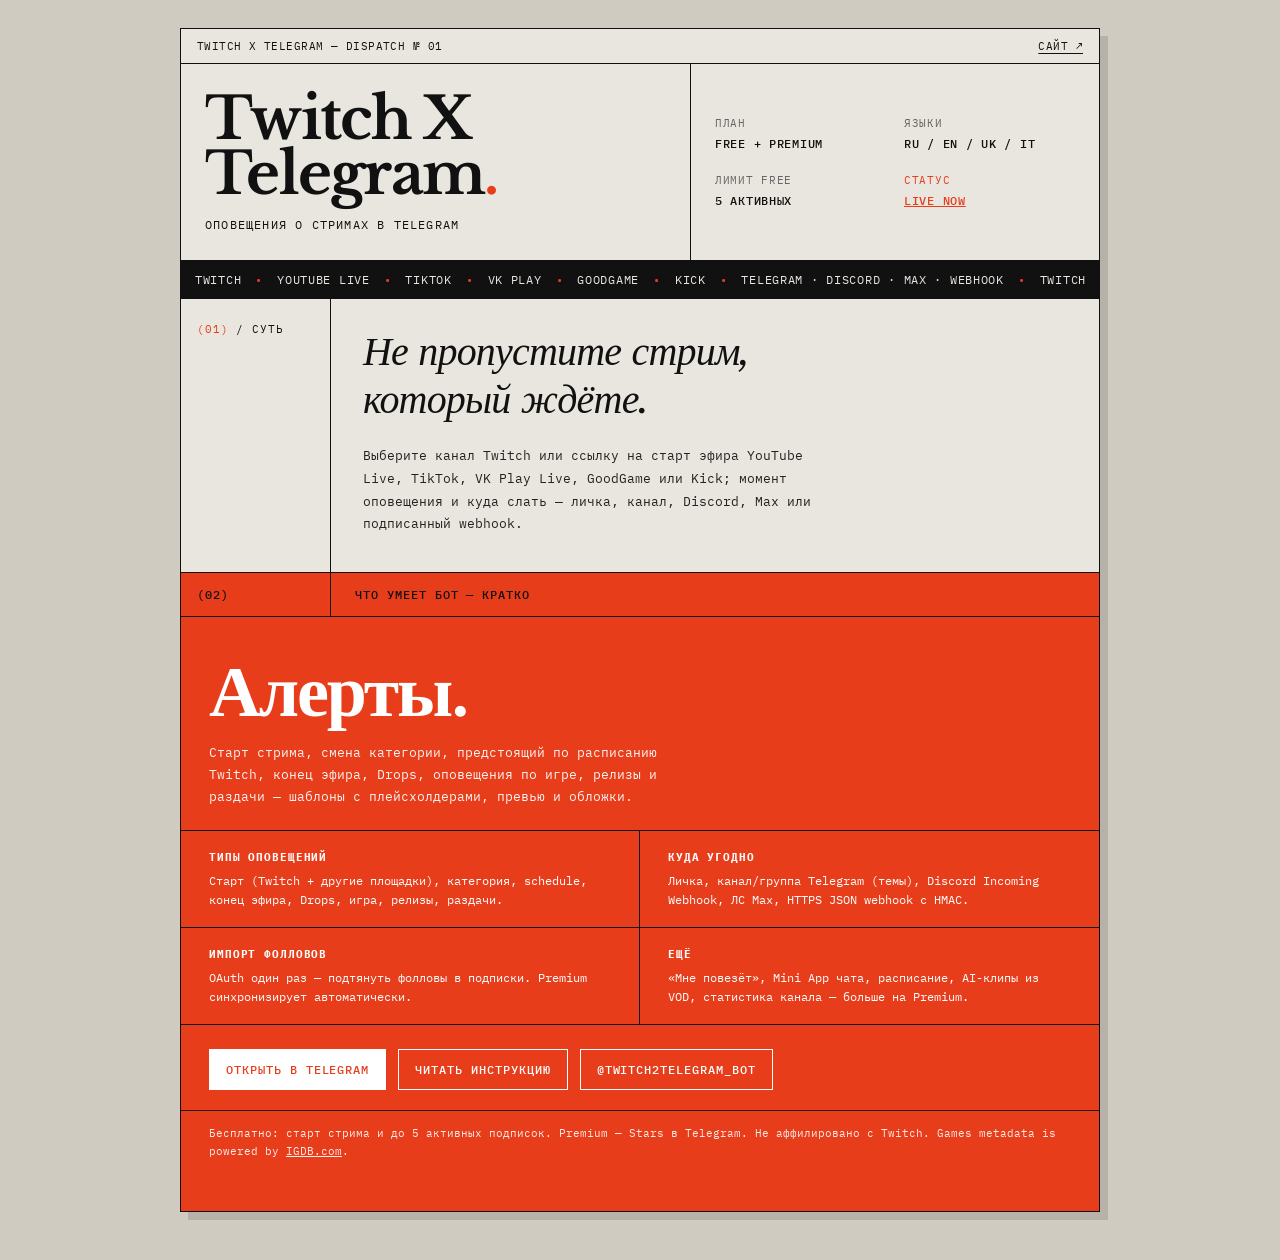
<file: demos/landings/feral.html>
<!DOCTYPE html>
<html lang="ru">
<head>
  <meta charset="UTF-8" />
  <meta name="viewport" content="width=device-width, initial-scale=1" />
  <title>Twitch X Telegram — оповещения о стримах</title>
  <meta name="description" content="Старт стрима на Twitch, YouTube Live, TikTok, VK Play, GoodGame и Kick — в Telegram, Discord, Max или на ваш HTTPS webhook. Бесплатно и Premium за Stars." />
  <link rel="preconnect" href="https://fonts.googleapis.com" />
  <link rel="preconnect" href="https://fonts.gstatic.com" crossorigin />
  <link href="https://fonts.googleapis.com/css2?family=Libre+Baskerville:ital,wght@0,400;0,700;1,400&family=IBM+Plex+Mono:wght@400;500;600&display=swap" rel="stylesheet" />
  <style>
    :root {
      --cream: #e8e6de;
      --ink: #111111;
      --feral: #e83d1b;
      --border: 1.5px solid var(--ink);
      --serif: "Libre Baskerville", "Times New Roman", serif;
      --mono: "IBM Plex Mono", ui-monospace, monospace;
    }

    * { box-sizing: border-box; margin: 0; padding: 0; }

    html, body {
      background: #cfcbc0;
      color: var(--ink);
      font-family: var(--mono);
      -webkit-font-smoothing: antialiased;
    }

    body {
      min-height: 100vh;
      padding: 28px 16px 48px;
      display: flex;
      justify-content: center;
    }

    .shell {
      width: min(920px, 100%);
      background: var(--cream);
      border: var(--border);
      box-shadow: 8px 8px 0 rgba(0, 0, 0, 0.12);
    }

    .topbar {
      display: flex;
      justify-content: space-between;
      align-items: center;
      gap: 16px;
      padding: 10px 16px;
      border-bottom: var(--border);
      font-size: 11px;
      letter-spacing: 0.04em;
      text-transform: uppercase;
    }

    .topbar a {
      color: var(--ink);
      text-underline-offset: 3px;
    }

    .brand-row {
      display: grid;
      grid-template-columns: 1.25fr 1fr;
      border-bottom: var(--border);
    }

    .brand {
      padding: 28px 24px 26px;
      border-right: var(--border);
    }

    .logo {
      font-family: var(--serif);
      font-size: clamp(36px, 6.2vw, 58px);
      font-weight: 700;
      line-height: 0.95;
      letter-spacing: -0.03em;
    }

    .logo .dot { color: var(--feral); }

    .tagline {
      margin-top: 14px;
      font-size: 12px;
      letter-spacing: 0.1em;
      text-transform: uppercase;
      line-height: 1.5;
    }

    .meta {
      display: grid;
      grid-template-columns: 1fr 1fr;
      gap: 22px 18px;
      padding: 28px 24px;
      align-content: center;
      font-size: 12px;
      letter-spacing: 0.06em;
      text-transform: uppercase;
    }

    .meta dt {
      color: #666;
      margin-bottom: 6px;
      font-size: 11px;
    }

    .meta dd { font-weight: 500; }

    .meta .live dt,
    .meta .live dd { color: var(--feral); }

    .ticker {
      overflow: hidden;
      background: var(--ink);
      color: var(--cream);
      border-bottom: var(--border);
      white-space: nowrap;
    }

    .ticker-track {
      display: inline-flex;
      align-items: center;
      padding: 11px 0;
      animation: marquee 32s linear infinite;
      font-size: 12px;
      letter-spacing: 0.06em;
      text-transform: uppercase;
    }

    .ticker-track span { padding: 0 14px; }
    .ticker-track .sep { color: var(--feral); padding: 0; }

    @keyframes marquee {
      from { transform: translateX(0); }
      to { transform: translateX(-50%); }
    }

    .problem {
      display: grid;
      grid-template-columns: 150px 1fr;
      border-bottom: var(--border);
    }

    .problem-label {
      padding: 22px 16px;
      border-right: var(--border);
      font-size: 11px;
      letter-spacing: 0.08em;
      text-transform: uppercase;
      line-height: 1.6;
    }

    .problem-label .num { color: var(--feral); }

    .problem-body { padding: 28px 28px 36px 32px; }

    .problem-body h1 {
      font-family: var(--serif);
      font-style: italic;
      font-weight: 400;
      font-size: clamp(26px, 4vw, 40px);
      line-height: 1.2;
      letter-spacing: -0.02em;
      max-width: 18ch;
      margin-bottom: 22px;
    }

    .problem-body p {
      font-size: 13px;
      line-height: 1.75;
      max-width: 58ch;
      color: #222;
    }

    .fix-bar {
      display: grid;
      grid-template-columns: 150px 1fr;
      background: var(--feral);
      border-bottom: var(--border);
      font-size: 12px;
      letter-spacing: 0.08em;
      text-transform: uppercase;
      font-weight: 500;
    }

    .fix-bar .num {
      padding: 14px 16px;
      border-right: var(--border);
    }

    .fix-bar .label { padding: 14px 24px; }

    .stream {
      background: var(--feral);
      color: #fff;
      padding: 40px 28px 28px;
    }

    .stream h2 {
      font-family: var(--serif);
      font-size: clamp(42px, 8vw, 72px);
      font-weight: 700;
      line-height: 0.95;
      letter-spacing: -0.03em;
      margin-bottom: 16px;
    }

    .stream p {
      font-size: 13px;
      line-height: 1.7;
      max-width: 56ch;
      opacity: 0.95;
      margin-bottom: 22px;
    }

    .features {
      display: grid;
      grid-template-columns: 1fr 1fr;
      gap: 0;
      border-top: var(--border);
      margin: 0 -28px;
    }

    .feat {
      padding: 18px 28px;
      border-bottom: var(--border);
      font-size: 12px;
      line-height: 1.55;
    }

    .feat:nth-child(odd) { border-right: var(--border); }
    .feat strong {
      display: block;
      text-transform: uppercase;
      letter-spacing: 0.08em;
      margin-bottom: 6px;
      font-size: 11px;
    }

    .cta-row {
      display: flex;
      flex-wrap: wrap;
      gap: 12px;
      padding: 24px 0 12px;
    }

    .btn {
      display: inline-flex;
      align-items: center;
      padding: 12px 16px;
      border: 1.5px solid #fff;
      color: #fff;
      text-decoration: none;
      text-transform: uppercase;
      letter-spacing: 0.08em;
      font-size: 12px;
      font-weight: 500;
      background: transparent;
    }

    .btn.solid {
      background: #fff;
      color: var(--feral);
    }

    .btn:hover { opacity: 0.9; }

    .foot {
      padding: 14px 28px 22px;
      font-size: 11px;
      line-height: 1.6;
      opacity: 0.9;
      border-top: var(--border);
      margin: 8px -28px 0;
    }

    .foot a { color: #fff; }

    @media (max-width: 720px) {
      body { padding: 12px 8px 32px; }
      .brand-row, .problem, .fix-bar, .features {
        grid-template-columns: 1fr;
      }
      .brand, .problem-label, .fix-bar .num, .feat:nth-child(odd) {
        border-right: none;
      }
      .brand, .problem-label, .fix-bar .num {
        border-bottom: var(--border);
      }
      .problem-body h1 { max-width: none; }
      .features { margin: 0 -20px; }
      .stream { padding: 32px 20px 20px; }
      .feat { padding: 16px 20px; }
      .foot { margin: 8px -20px 0; padding: 14px 20px 20px; }
    }
  </style>
</head>
<body>
  <main class="shell">
    <header class="topbar">
      <div>Twitch X Telegram — Dispatch № 01</div>
      <a href="https://twitchbot.games/" target="_blank" rel="noopener">Сайт ↗</a>
    </header>

    <section class="brand-row">
      <div class="brand">
        <div class="logo">Twitch X Telegram<span class="dot">.</span></div>
        <div class="tagline">Оповещения о стримах в Telegram</div>
      </div>
      <dl class="meta">
        <div>
          <dt>План</dt>
          <dd>Free + Premium</dd>
        </div>
        <div>
          <dt>Языки</dt>
          <dd>RU / EN / UK / IT</dd>
        </div>
        <div>
          <dt>Лимит free</dt>
          <dd>5 активных</dd>
        </div>
        <div class="live">
          <dt>Статус</dt>
          <dd><a href="https://pingzen.dev/status/twitchbot" style="color:inherit">Live Now</a></dd>
        </div>
      </dl>
    </section>

    <div class="ticker" aria-hidden="true">
      <div class="ticker-track">
        <span>Twitch</span><span class="sep">•</span>
        <span>YouTube Live</span><span class="sep">•</span>
        <span>TikTok</span><span class="sep">•</span>
        <span>VK Play</span><span class="sep">•</span>
        <span>GoodGame</span><span class="sep">•</span>
        <span>Kick</span><span class="sep">•</span>
        <span>Telegram · Discord · Max · Webhook</span><span class="sep">•</span>
        <span>Twitch</span><span class="sep">•</span>
        <span>YouTube Live</span><span class="sep">•</span>
        <span>TikTok</span><span class="sep">•</span>
        <span>VK Play</span><span class="sep">•</span>
        <span>GoodGame</span><span class="sep">•</span>
        <span>Kick</span><span class="sep">•</span>
        <span>Telegram · Discord · Max · Webhook</span><span class="sep">•</span>
      </div>
    </div>

    <section class="problem">
      <aside class="problem-label">
        <span class="num">(01)</span> / Суть
      </aside>
      <div class="problem-body">
        <h1>Не пропустите стрим, который ждёте.</h1>
        <p>
          Выберите канал Twitch или ссылку на старт эфира YouTube Live, TikTok,
          VK Play Live, GoodGame или Kick; момент оповещения и куда слать —
          личка, канал, Discord, Max или подписанный webhook.
        </p>
      </div>
    </section>

    <div class="fix-bar">
      <div class="num">(02)</div>
      <div class="label">Что умеет бот — кратко</div>
    </div>

    <section class="stream">
      <h2>Алерты.</h2>
      <p>
        Старт стрима, смена категории, предстоящий по расписанию Twitch,
        конец эфира, Drops, оповещения по игре, релизы и раздачи — шаблоны
        с плейсхолдерами, превью и обложки.
      </p>

      <div class="features">
        <div class="feat">
          <strong>Типы оповещений</strong>
          Старт (Twitch + другие площадки), категория, schedule, конец эфира, Drops, игра, релизы, раздачи.
        </div>
        <div class="feat">
          <strong>Куда угодно</strong>
          Личка, канал/группа Telegram (темы), Discord Incoming Webhook, ЛС Max, HTTPS JSON webhook с HMAC.
        </div>
        <div class="feat">
          <strong>Импорт фолловов</strong>
          OAuth один раз — подтянуть фолловы в подписки. Premium синхронизирует автоматически.
        </div>
        <div class="feat">
          <strong>Ещё</strong>
          «Мне повезёт», Mini App чата, расписание, AI-клипы из VOD, статистика канала — больше на Premium.
        </div>
      </div>

      <div class="cta-row">
        <a class="btn solid" href="https://t.me/twitchbot_game?start=site">Открыть в Telegram</a>
        <a class="btn" href="https://twitchbot.games/guide?lang=ru">Читать инструкцию</a>
        <a class="btn" href="https://t.me/twitch2telegram_bot?start=site">@twitch2telegram_bot</a>
      </div>

      <div class="foot">
        Бесплатно: старт стрима и до 5 активных подписок. Premium — Stars в Telegram.
        Не аффилировано с Twitch. Games metadata is powered by
        <a href="https://www.igdb.com">IGDB.com</a>.
      </div>
    </section>
  </main>
</body>
</html>
</file>
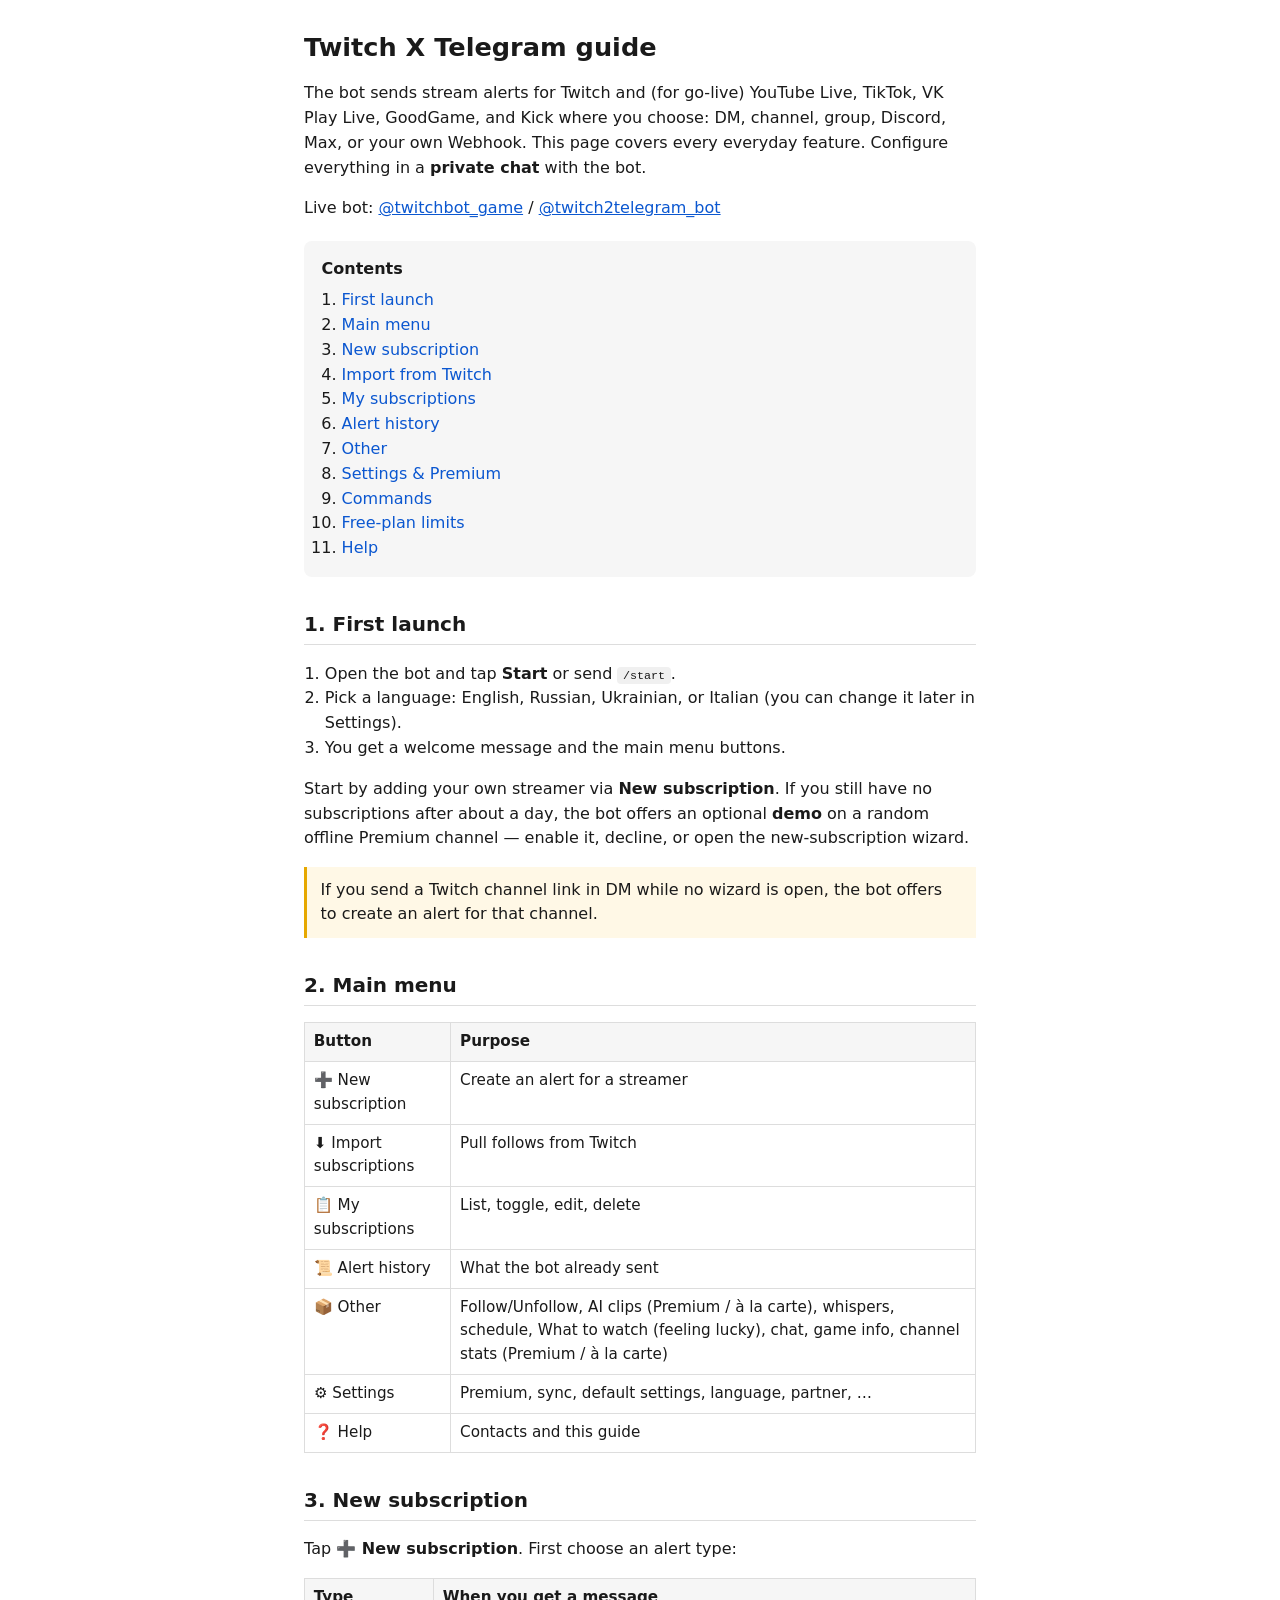
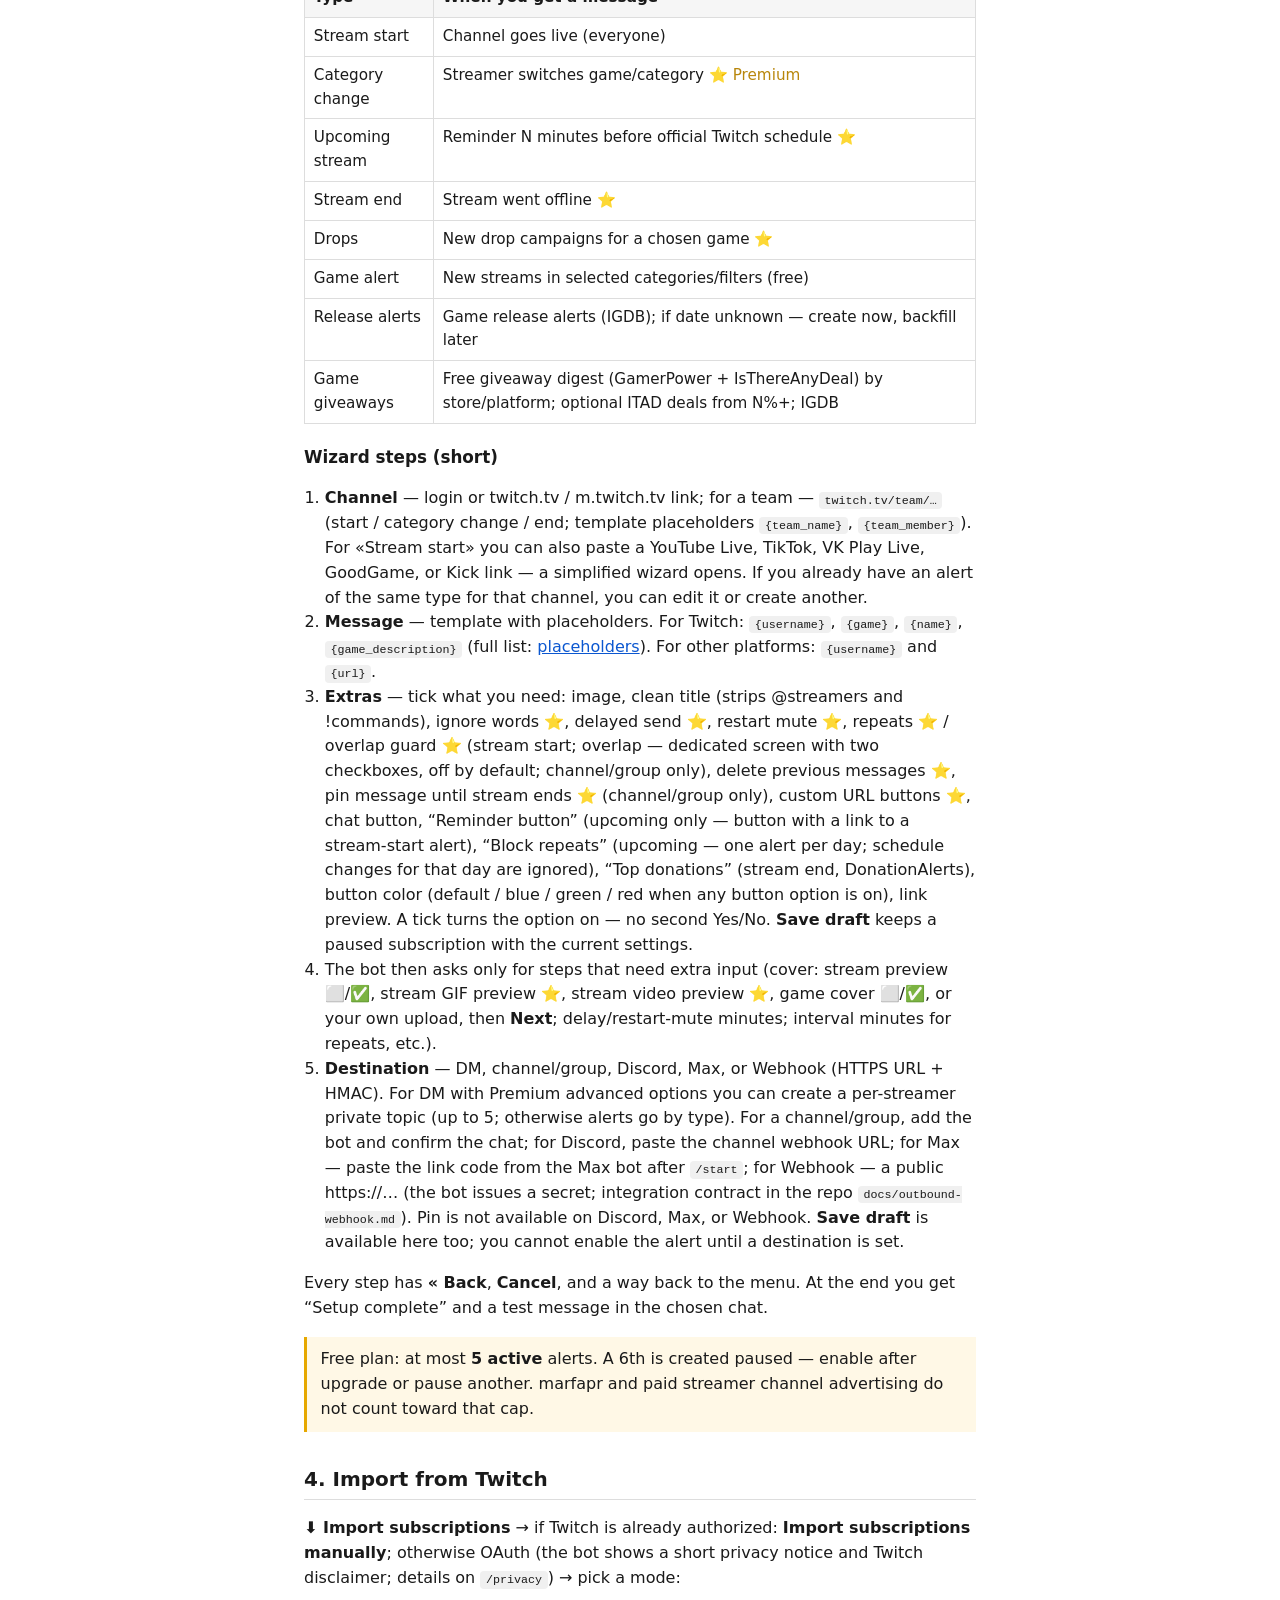
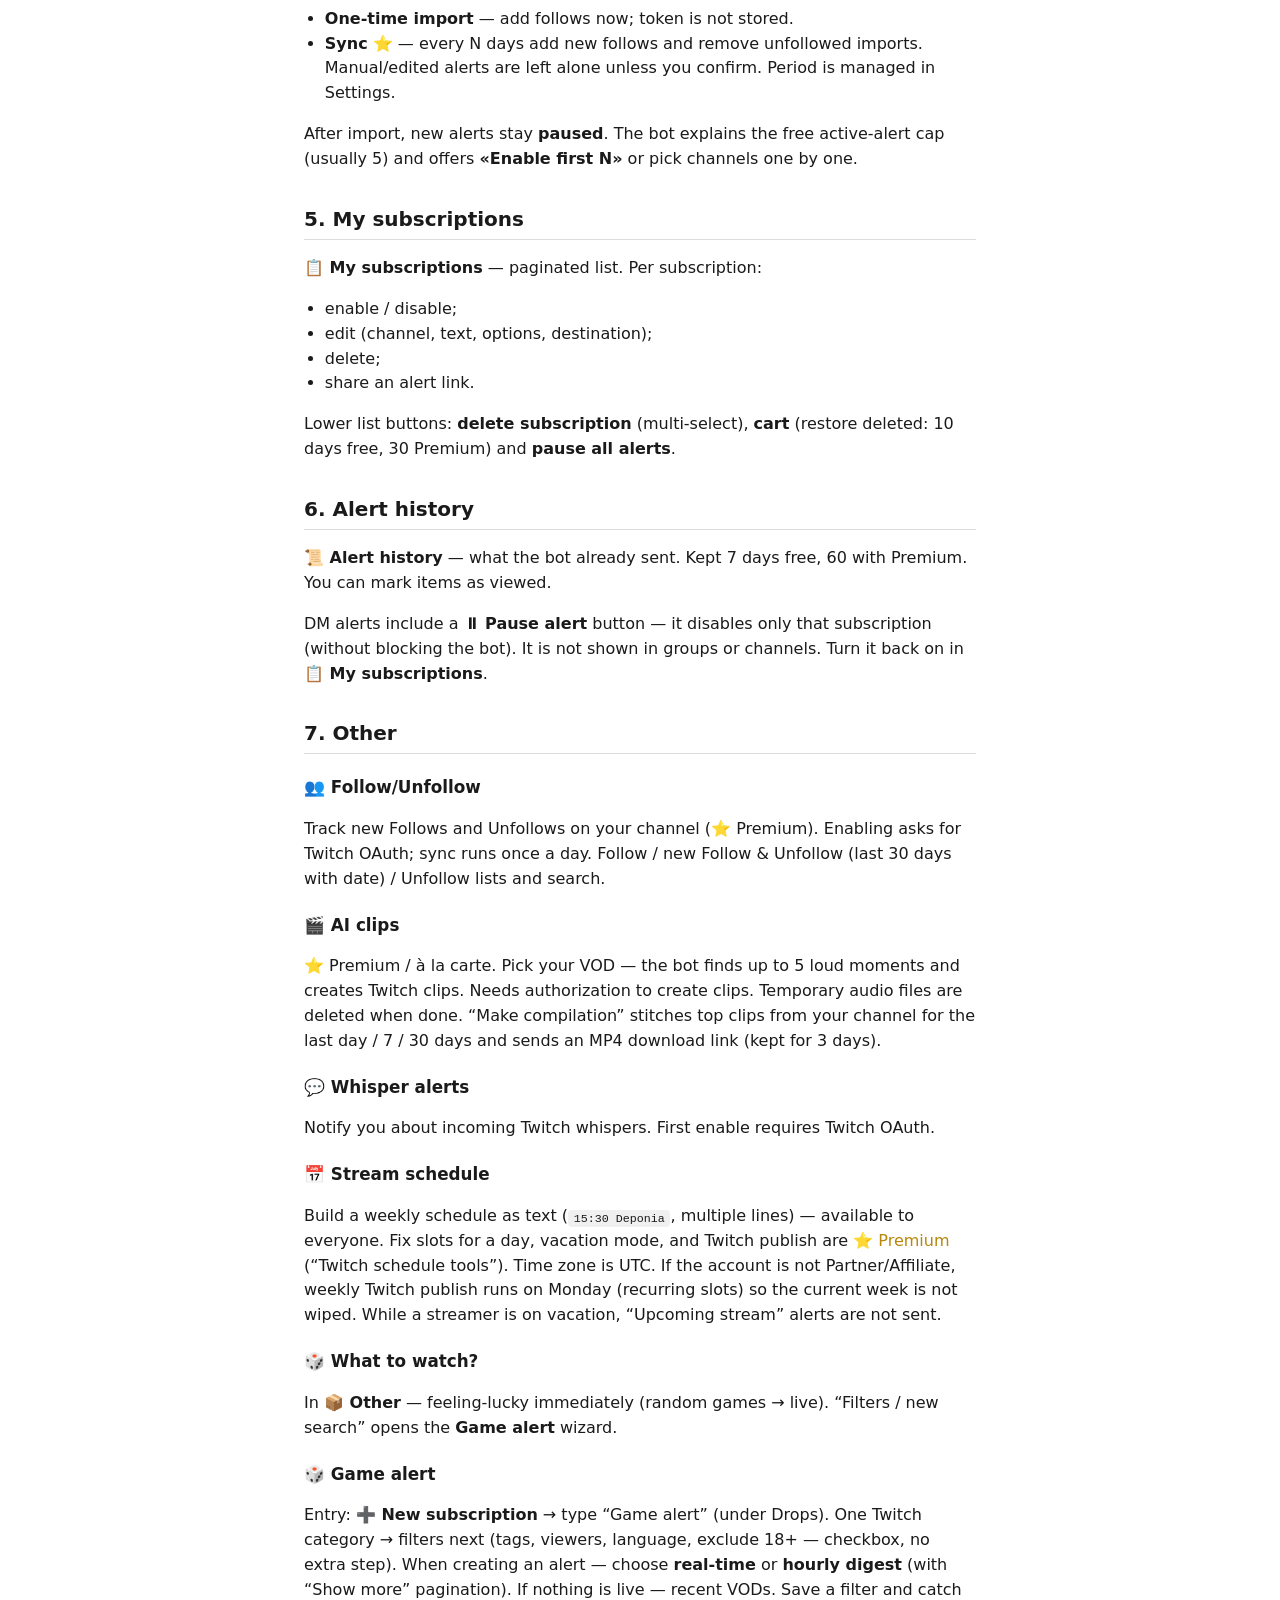
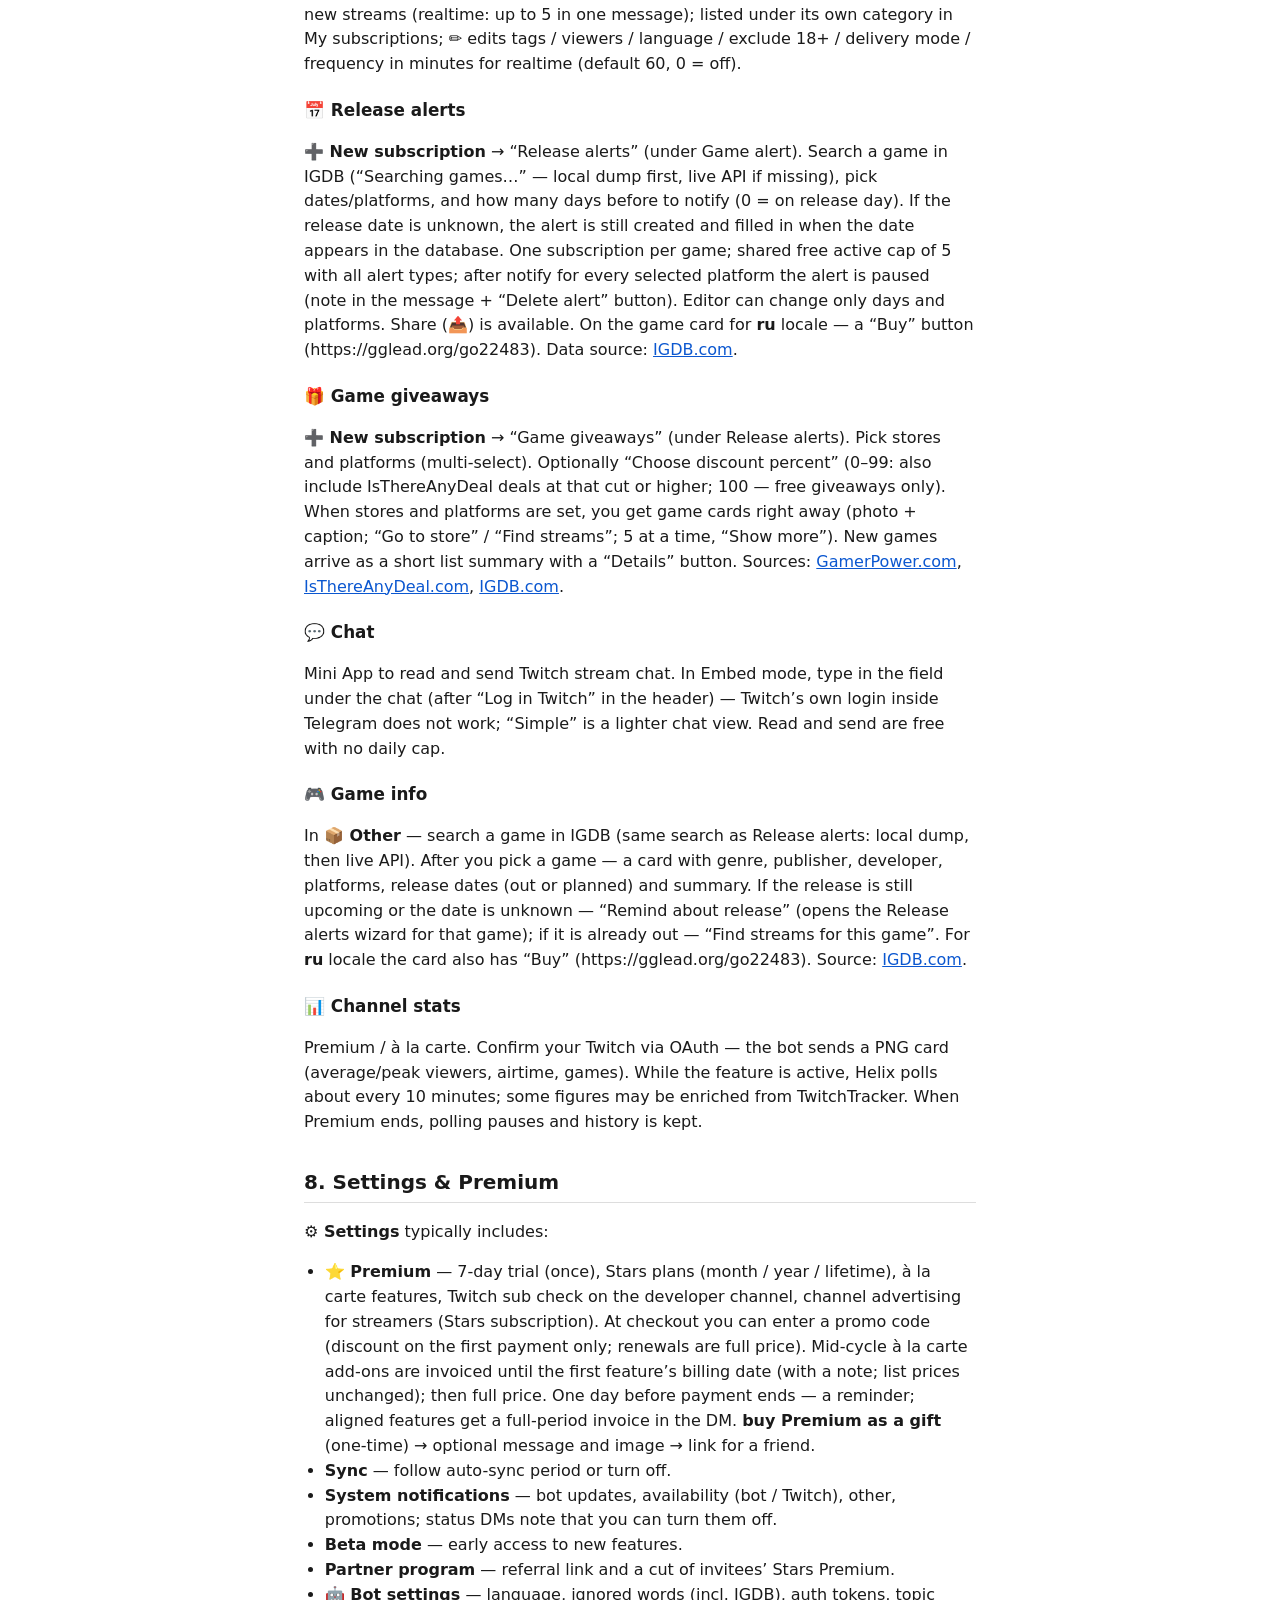
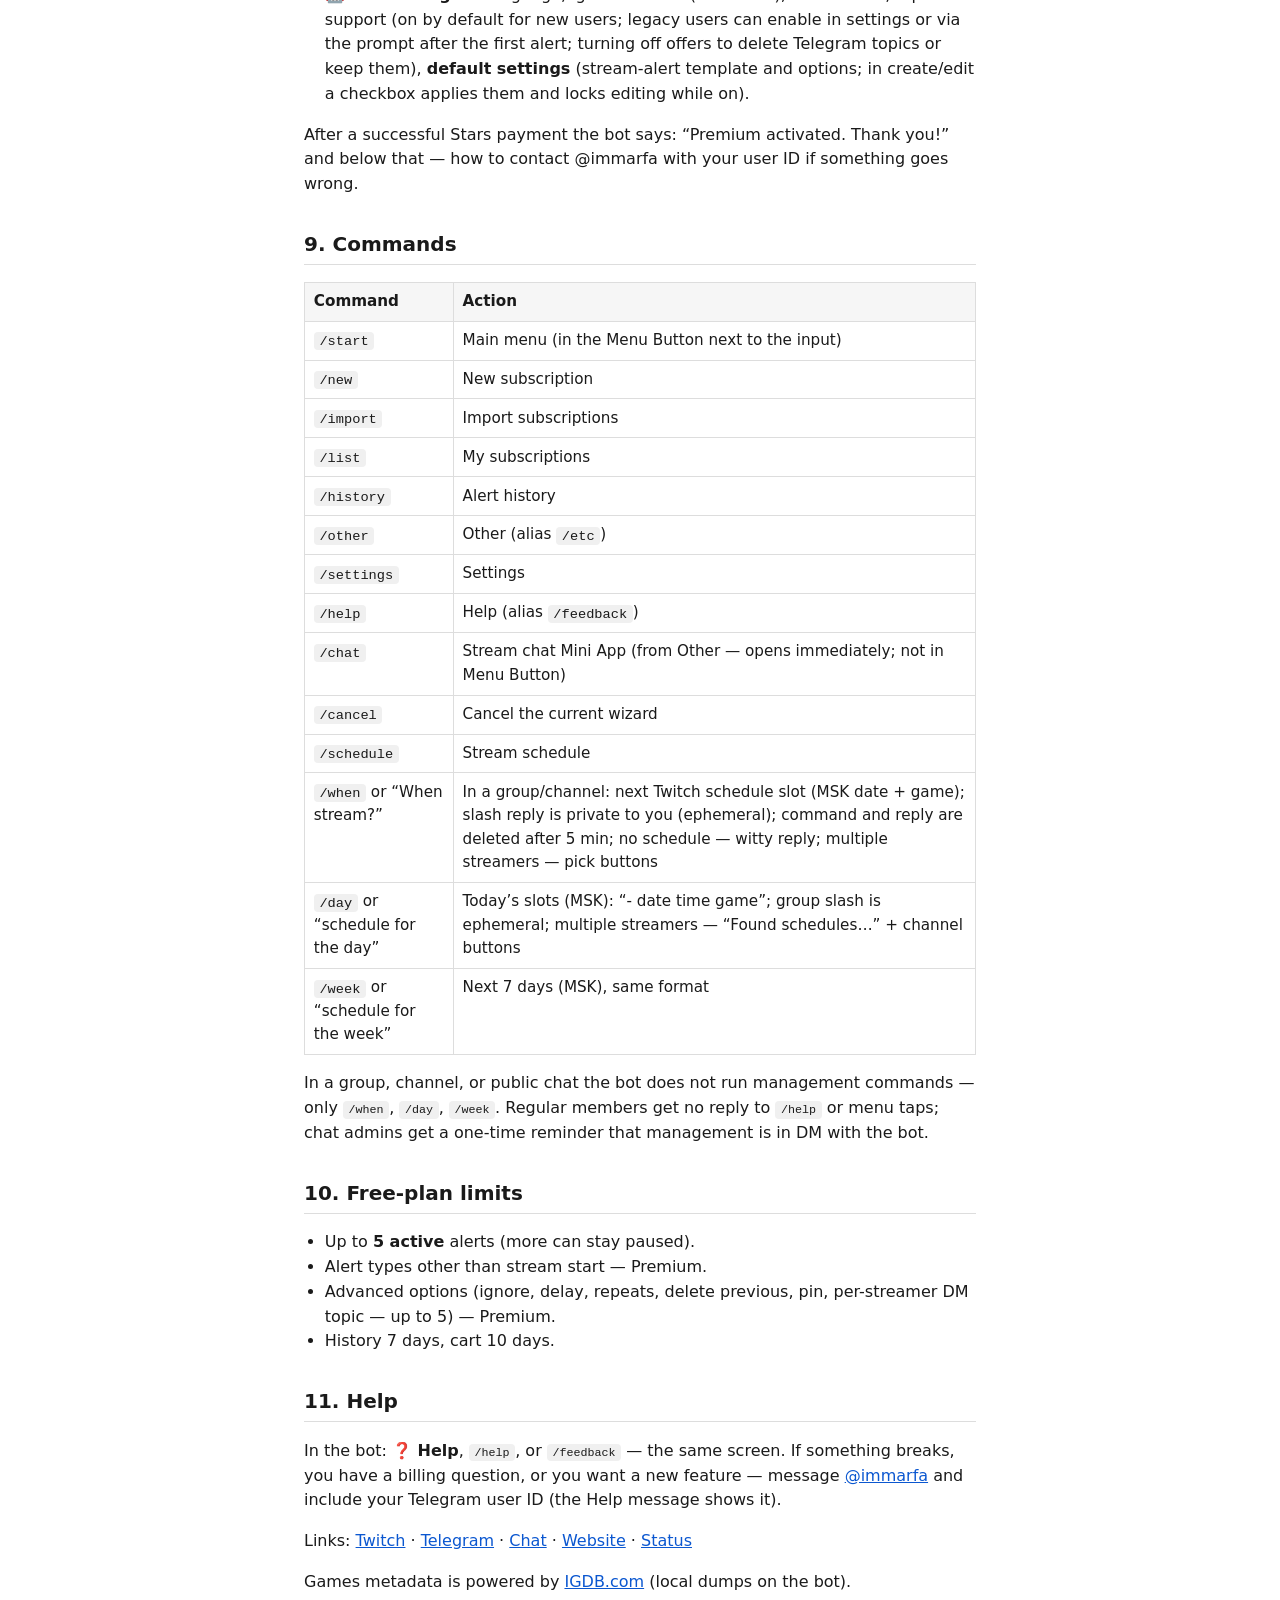
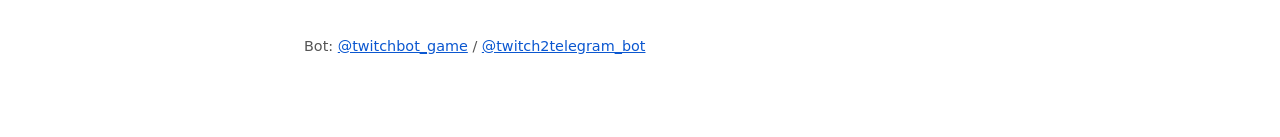
<file: webapp/guide/en.html>
<!DOCTYPE html>
<html lang="en">
<head>
 <meta charset="utf-8">
 <meta name="viewport" content="width=device-width, initial-scale=1">
 <title>Guide — Twitch X Telegram</title>
 <style>
 body { font-family: system-ui, -apple-system, sans-serif; max-width: 42rem; margin: 2rem auto; padding: 0 1rem 3rem; line-height: 1.55; color: #1a1a1a; }
 h1 { font-size: 1.6rem; line-height: 1.25; }
 h2 { font-size: 1.25rem; margin-top: 2rem; border-bottom: 1px solid #ddd; padding-bottom: 0.25rem; }
 h3 { font-size: 1.05rem; margin-top: 1.25rem; }
 nav { background: #f6f6f6; padding: 1rem 1.1rem; border-radius: 8px; margin: 1.25rem 0; }
 nav ol { margin: 0.4rem 0 0; padding-left: 1.25rem; }
 nav a { color: #0b57d0; text-decoration: none; }
 nav a:hover { text-decoration: underline; }
 table { border-collapse: collapse; width: 100%; margin: 0.75rem 0 1rem; font-size: 0.95rem; }
 th, td { border: 1px solid #ddd; padding: 0.45rem 0.55rem; text-align: left; vertical-align: top; }
 th { background: #f6f6f6; }
 code { background: #f0f0f0; padding: 0.1rem 0.35rem; border-radius: 4px; font-size: 0.9em; }
 ul, ol { padding-left: 1.3rem; }
.note { background: #fff8e6; border-left: 3px solid #e6a800; padding: 0.65rem 0.85rem; margin: 1rem 0; }
.star { color: #b8860b; }
 footer { margin-top: 2.5rem; font-size: 0.9rem; color: #555; }
 a { color: #0b57d0; }
 </style>
</head>
<body>
 <h1>Twitch X Telegram guide</h1>
 <p>The bot sends stream alerts for Twitch and (for go-live) YouTube Live, TikTok, VK Play Live, GoodGame, and Kick where you choose: DM, channel, group, Discord, Max, or your own Webhook. This page covers every everyday feature. Configure everything in a <strong>private chat</strong> with the bot.</p>
 <p>Live bot: <a href="https://t.me/twitchbot_game">@twitchbot_game</a> / <a href="https://t.me/twitch2telegram_bot">@twitch2telegram_bot</a></p>

 <nav aria-label="Table of contents">
 <strong>Contents</strong>
 <ol>
 <li><a href="#start">First launch</a></li>
 <li><a href="#menu">Main menu</a></li>
 <li><a href="#new">New subscription</a></li>
 <li><a href="#import">Import from Twitch</a></li>
 <li><a href="#subs">My subscriptions</a></li>
 <li><a href="#history">Alert history</a></li>
 <li><a href="#other">Other</a></li>
 <li><a href="#settings">Settings &amp; Premium</a></li>
 <li><a href="#commands">Commands</a></li>
 <li><a href="#limits">Free-plan limits</a></li>
 <li><a href="#help">Help</a></li>
 </ol>
 </nav>

 <h2 id="start">1. First launch</h2>
 <ol>
 <li>Open the bot and tap <strong>Start</strong> or send <code>/start</code>.</li>
 <li>Pick a language: English, Russian, Ukrainian, or Italian (you can change it later in Settings).</li>
 <li>You get a welcome message and the main menu buttons.</li>
 </ol>
 <p>Start by adding your own streamer via <strong>New subscription</strong>. If you still have no subscriptions after about a day, the bot offers an optional <strong>demo</strong> on a random offline Premium channel — enable it, decline, or open the new-subscription wizard.</p>
 <div class="note">If you send a Twitch channel link in DM while no wizard is open, the bot offers to create an alert for that channel.</div>

 <h2 id="menu">2. Main menu</h2>
 <table>
 <thead><tr><th>Button</th><th>Purpose</th></tr></thead>
 <tbody>
 <tr><td>➕ New subscription</td><td>Create an alert for a streamer</td></tr>
 <tr><td>⬇️ Import subscriptions</td><td>Pull follows from Twitch</td></tr>
 <tr><td>📋 My subscriptions</td><td>List, toggle, edit, delete</td></tr>
 <tr><td>📜 Alert history</td><td>What the bot already sent</td></tr>
 <tr><td>📦 Other</td><td>Follow/Unfollow, AI clips (Premium / à la carte), whispers, schedule, What to watch (feeling lucky), chat, game info, channel stats (Premium / à la carte)</td></tr>
 <tr><td>⚙️ Settings</td><td>Premium, sync, default settings, language, partner, …</td></tr>
 <tr><td>❓ Help</td><td>Contacts and this guide</td></tr>
 </tbody>
 </table>

 <h2 id="new">3. New subscription</h2>
 <p>Tap <strong>➕ New subscription</strong>. First choose an alert type:</p>
 <table>
 <thead><tr><th>Type</th><th>When you get a message</th></tr></thead>
 <tbody>
 <tr><td>Stream start</td><td>Channel goes live (everyone)</td></tr>
 <tr><td>Category change</td><td>Streamer switches game/category <span class="star">⭐ Premium</span></td></tr>
 <tr><td>Upcoming stream</td><td>Reminder N minutes before official Twitch schedule <span class="star">⭐</span></td></tr>
 <tr><td>Stream end</td><td>Stream went offline <span class="star">⭐</span></td></tr>
 <tr><td>Drops</td><td>New drop campaigns for a chosen game <span class="star">⭐</span></td></tr>
 <tr><td>Game alert</td><td>New streams in selected categories/filters (free)</td></tr>
 <tr><td>Release alerts</td><td>Game release alerts (IGDB); if date unknown — create now, backfill later</td></tr>
 <tr><td>Game giveaways</td><td>Free giveaway digest (GamerPower + IsThereAnyDeal) by store/platform; optional ITAD deals from N%+; IGDB</td></tr>
 </tbody>
 </table>

 <h3>Wizard steps (short)</h3>
 <ol>
 <li><strong>Channel</strong> — login or twitch.tv / m.twitch.tv link; for a team — <code>twitch.tv/team/…</code> (start / category change / end; template placeholders <code>{team_name}</code>, <code>{team_member}</code>). For «Stream start» you can also paste a YouTube Live, TikTok, VK Play Live, GoodGame, or Kick link — a simplified wizard opens. If you already have an alert of the same type for that channel, you can edit it or create another.</li>
 <li><strong>Message</strong> — template with placeholders. For Twitch: <code>{username}</code>, <code>{game}</code>, <code>{name}</code>, <code>{game_description}</code> (full list: <a href="/placeholders?lang=en">placeholders</a>). For other platforms: <code>{username}</code> and <code>{url}</code>.</li>
 <li><strong>Extras</strong> — tick what you need: image, clean title (strips @streamers and !commands), ignore words ⭐, delayed send ⭐, restart mute ⭐, repeats ⭐ / overlap guard ⭐ (stream start; overlap — dedicated screen with two checkboxes, off by default; channel/group only), delete previous messages ⭐, pin message until stream ends ⭐ (channel/group only), custom URL buttons ⭐, chat button, “Reminder button” (upcoming only — button with a link to a stream-start alert), “Block repeats” (upcoming — one alert per day; schedule changes for that day are ignored), “Top donations” (stream end, DonationAlerts), button color (default / blue / green / red when any button option is on), link preview. A tick turns the option on — no second Yes/No. <strong>Save draft</strong> keeps a paused subscription with the current settings.</li>
 <li>The bot then asks only for steps that need extra input (cover: stream preview ⬜️/✅, stream GIF preview ⭐, stream video preview ⭐, game cover ⬜️/✅, or your own upload, then <strong>Next</strong>; delay/restart-mute minutes; interval minutes for repeats, etc.).</li>
 <li><strong>Destination</strong> — DM, channel/group, Discord, Max, or Webhook (HTTPS URL + HMAC). For DM with Premium advanced options you can create a per-streamer private topic (up to 5; otherwise alerts go by type). For a channel/group, add the bot and confirm the chat; for Discord, paste the channel webhook URL; for Max — paste the link code from the Max bot after <code>/start</code>; for Webhook — a public https://… (the bot issues a secret; integration contract in the repo <code>docs/outbound-webhook.md</code>). Pin is not available on Discord, Max, or Webhook. <strong>Save draft</strong> is available here too; you cannot enable the alert until a destination is set.</li>
 </ol>
 <p>Every step has <strong>« Back</strong>, <strong>Cancel</strong>, and a way back to the menu. At the end you get “Setup complete” and a test message in the chosen chat.</p>
 <div class="note">Free plan: at most <strong>5 active</strong> alerts. A 6th is created paused — enable after upgrade or pause another. marfapr and paid streamer channel advertising do not count toward that cap.</div>

 <h2 id="import">4. Import from Twitch</h2>
 <p><strong>⬇️ Import subscriptions</strong> → if Twitch is already authorized: <strong>Import subscriptions manually</strong>; otherwise OAuth (the bot shows a short privacy notice and Twitch disclaimer; details on <code>/privacy</code>) → pick a mode:</p>
 <ul>
 <li><strong>One-time import</strong> — add follows now; token is not stored.</li>
 <li><strong>Sync</strong> <span class="star">⭐</span> — every N days add new follows and remove unfollowed imports. Manual/edited alerts are left alone unless you confirm. Period is managed in Settings.</li>
 </ul>
 <p>After import, new alerts stay <strong>paused</strong>. The bot explains the free active-alert cap (usually 5) and offers <strong>«Enable first N»</strong> or pick channels one by one.</p>

 <h2 id="subs">5. My subscriptions</h2>
 <p><strong>📋 My subscriptions</strong> — paginated list. Per subscription:</p>
 <ul>
 <li>enable / disable;</li>
 <li>edit (channel, text, options, destination);</li>
 <li>delete;</li>
 <li>share an alert link.</li>
 </ul>
 <p>Lower list buttons: <strong>delete subscription</strong> (multi-select), <strong>cart</strong> (restore deleted: 10 days free, 30 Premium) and <strong>pause all alerts</strong>.</p>

 <h2 id="history">6. Alert history</h2>
 <p><strong>📜 Alert history</strong> — what the bot already sent. Kept 7 days free, 60 with Premium. You can mark items as viewed.</p>
 <p>DM alerts include a <strong>⏸ Pause alert</strong> button — it disables only that subscription (without blocking the bot). It is not shown in groups or channels. Turn it back on in <strong>📋 My subscriptions</strong>.</p>

 <h2 id="other">7. Other</h2>
 <h3>👥 Follow/Unfollow</h3>
 <p>Track new Follows and Unfollows on your channel (⭐ Premium). Enabling asks for Twitch OAuth; sync runs once a day. Follow / new Follow &amp; Unfollow (last 30 days with date) / Unfollow lists and search.</p>

 <h3>🎬 AI clips</h3>
 <p>⭐ Premium / à la carte. Pick your VOD — the bot finds up to 5 loud moments and creates Twitch clips. Needs authorization to create clips. Temporary audio files are deleted when done. “Make compilation” stitches top clips from your channel for the last day / 7 / 30 days and sends an MP4 download link (kept for 3 days).</p>

 <h3>💬 Whisper alerts</h3>
 <p>Notify you about incoming Twitch whispers. First enable requires Twitch OAuth.</p>

 <h3 id="schedule">📅 Stream schedule</h3>
 <p>Build a weekly schedule as text (<code>15:30 Deponia</code>, multiple lines) — available to everyone. Fix slots for a day, vacation mode, and Twitch publish are <span class="star">⭐ Premium</span> (“Twitch schedule tools”). Time zone is UTC. If the account is not Partner/Affiliate, weekly Twitch publish runs on Monday (recurring slots) so the current week is not wiped. While a streamer is on vacation, “Upcoming stream” alerts are not sent.</p>

 <h3>🎲 What to watch?</h3>
 <p>In <strong>📦 Other</strong> — feeling-lucky immediately (random games → live). “Filters / new search” opens the <strong>Game alert</strong> wizard.</p>

 <h3>🎲 Game alert</h3>
 <p>Entry: <strong>➕ New subscription</strong> → type “Game alert” (under Drops). One Twitch category → filters next (tags, viewers, language, exclude 18+ — checkbox, no extra step). When creating an alert — choose <strong>real-time</strong> or <strong>hourly digest</strong> (with “Show more” pagination). If nothing is live — recent VODs. Save a filter and catch new streams (realtime: up to 5 in one message); listed under its own category in My subscriptions; <strong>✏️</strong> edits tags / viewers / language / exclude 18+ / delivery mode / frequency in minutes for realtime (default 60, 0 = off).</p>

 <h3>📅 Release alerts</h3>
 <p><strong>➕ New subscription</strong> → “Release alerts” (under Game alert). Search a game in IGDB (“Searching games…” — local dump first, live API if missing), pick dates/platforms, and how many days before to notify (0 = on release day). If the release date is unknown, the alert is still created and filled in when the date appears in the database. One subscription per game; shared free active cap of 5 with all alert types; after notify for every selected platform the alert is paused (note in the message + “Delete alert” button). Editor can change only days and platforms. Share (📤) is available. On the game card for <strong>ru</strong> locale — a “Buy” button (https://gglead.org/go22483). Data source: <a href="https://www.igdb.com">IGDB.com</a>.</p>

 <h3>🎁 Game giveaways</h3>
 <p><strong>➕ New subscription</strong> → “Game giveaways” (under Release alerts). Pick stores and platforms (multi-select). Optionally “Choose discount percent” (0–99: also include IsThereAnyDeal deals at that cut or higher; 100 — free giveaways only). When stores and platforms are set, you get game cards right away (photo + caption; “Go to store” / “Find streams”; 5 at a time, “Show more”). New games arrive as a short list summary with a “Details” button. Sources: <a href="https://www.gamerpower.com">GamerPower.com</a>, <a href="https://isthereanydeal.com">IsThereAnyDeal.com</a>, <a href="https://www.igdb.com">IGDB.com</a>.</p>

 <h3 id="chat">💬 Chat</h3>
 <p>Mini App to read and send Twitch stream chat. In Embed mode, type in the field under the chat (after “Log in Twitch” in the header) — Twitch’s own login inside Telegram does not work; “Simple” is a lighter chat view. Read and send are free with no daily cap.</p>

 <h3>🎮 Game info</h3>
 <p>In <strong>📦 Other</strong> — search a game in IGDB (same search as Release alerts: local dump, then live API). After you pick a game — a card with genre, publisher, developer, platforms, release dates (out or planned) and summary. If the release is still upcoming or the date is unknown — “Remind about release” (opens the Release alerts wizard for that game); if it is already out — “Find streams for this game”. For <strong>ru</strong> locale the card also has “Buy” (https://gglead.org/go22483). Source: <a href="https://www.igdb.com">IGDB.com</a>.</p>
 <h3>📊 Channel stats</h3>
 <p>Premium / à la carte. Confirm your Twitch via OAuth — the bot sends a PNG card (average/peak viewers, airtime, games). While the feature is active, Helix polls about every 10 minutes; some figures may be enriched from TwitchTracker. When Premium ends, polling pauses and history is kept.</p>

 <h2 id="settings">8. Settings &amp; Premium</h2>
 <p><strong>⚙️ Settings</strong> typically includes:</p>
 <ul>
 <li><strong>⭐ Premium</strong> — 7-day trial (once), Stars plans (month / year / lifetime), à la carte features, Twitch sub check on the developer channel, channel advertising for streamers (Stars subscription). At checkout you can enter a promo code (discount on the first payment only; renewals are full price). Mid-cycle à la carte add-ons are invoiced until the first feature’s billing date (with a note; list prices unchanged); then full price. One day before payment ends — a reminder; aligned features get a full-period invoice in the DM. <strong>buy Premium as a gift</strong> (one-time) → optional message and image → link for a friend.</li>
 <li><strong>Sync</strong> — follow auto-sync period or turn off.</li>
 <li><strong>System notifications</strong> — bot updates, availability (bot / Twitch), other, promotions; status DMs note that you can turn them off.</li>
 <li><strong>Beta mode</strong> — early access to new features.</li>
 <li><strong>Partner program</strong> — referral link and a cut of invitees’ Stars Premium.</li>
 <li><strong>🤖 Bot settings</strong> — language, ignored words (incl. IGDB), auth tokens, topic support (on by default for new users; legacy users can enable in settings or via the prompt after the first alert; turning off offers to delete Telegram topics or keep them), <strong>default settings</strong> (stream-alert template and options; in create/edit a checkbox applies them and locks editing while on).</li>
 </ul>
 <p>After a successful Stars payment the bot says: “Premium activated. Thank you!” and below that — how to contact @immarfa with your user ID if something goes wrong.</p>

 <h2 id="commands">9. Commands</h2>
 <table>
 <thead><tr><th>Command</th><th>Action</th></tr></thead>
 <tbody>
 <tr><td><code>/start</code></td><td>Main menu (in the Menu Button next to the input)</td></tr>
 <tr><td><code>/new</code></td><td>New subscription</td></tr>
 <tr><td><code>/import</code></td><td>Import subscriptions</td></tr>
 <tr><td><code>/list</code></td><td>My subscriptions</td></tr>
 <tr><td><code>/history</code></td><td>Alert history</td></tr>
 <tr><td><code>/other</code></td><td>Other (alias <code>/etc</code>)</td></tr>
 <tr><td><code>/settings</code></td><td>Settings</td></tr>
 <tr><td><code>/help</code></td><td>Help (alias <code>/feedback</code>)</td></tr>
 <tr><td><code>/chat</code></td><td>Stream chat Mini App (from Other — opens immediately; not in Menu Button)</td></tr>
 <tr><td><code>/cancel</code></td><td>Cancel the current wizard</td></tr>
 <tr><td><code>/schedule</code></td><td>Stream schedule</td></tr>
 <tr><td><code>/when</code> or “When stream?”</td><td>In a group/channel: next Twitch schedule slot (MSK date + game); slash reply is private to you (ephemeral); command and reply are deleted after 5 min; no schedule — witty reply; multiple streamers — pick buttons</td></tr>
 <tr><td><code>/day</code> or “schedule for the day”</td><td>Today’s slots (MSK): “- date time game”; group slash is ephemeral; multiple streamers — “Found schedules…” + channel buttons</td></tr>
 <tr><td><code>/week</code> or “schedule for the week”</td><td>Next 7 days (MSK), same format</td></tr>
 </tbody>
 </table>
 <p>In a group, channel, or public chat the bot does not run management commands — only <code>/when</code>, <code>/day</code>, <code>/week</code>. Regular members get no reply to <code>/help</code> or menu taps; chat admins get a one-time reminder that management is in DM with the bot.</p>

 <h2 id="limits">10. Free-plan limits</h2>
 <ul>
 <li>Up to <strong>5 active</strong> alerts (more can stay paused).</li>
 <li>Alert types other than stream start — Premium.</li>
 <li>Advanced options (ignore, delay, repeats, delete previous, pin, per-streamer DM topic — up to 5) — Premium.</li>
 <li>History 7 days, cart 10 days.</li>
 </ul>

 <h2 id="help">11. Help</h2>
 <p>In the bot: <strong>❓ Help</strong>, <code>/help</code>, or <code>/feedback</code> — the same screen. If something breaks, you have a billing question, or you want a new feature — message <a href="https://t.me/immarfa">@immarfa</a> and include your Telegram user ID (the Help message shows it).</p>
 <p>Links: <a href="https://www.twitch.tv/marfapr">Twitch</a> · <a href="https://t.me/themarfa">Telegram</a> · <a href="https://t.me/themarfa_gaming">Chat</a> · <a href="https://blog.themarfa.name/">Website</a> · <a href="https://pingzen.dev/status/twitchbot">Status</a></p>
 <p>Games metadata is powered by <a href="https://www.igdb.com">IGDB.com</a> (local dumps on the bot).</p>

 <footer>
 Bot: <a href="https://t.me/twitchbot_game">@twitchbot_game</a> / <a href="https://t.me/twitch2telegram_bot">@twitch2telegram_bot</a>
 </footer>
</body>
</html>
</file>
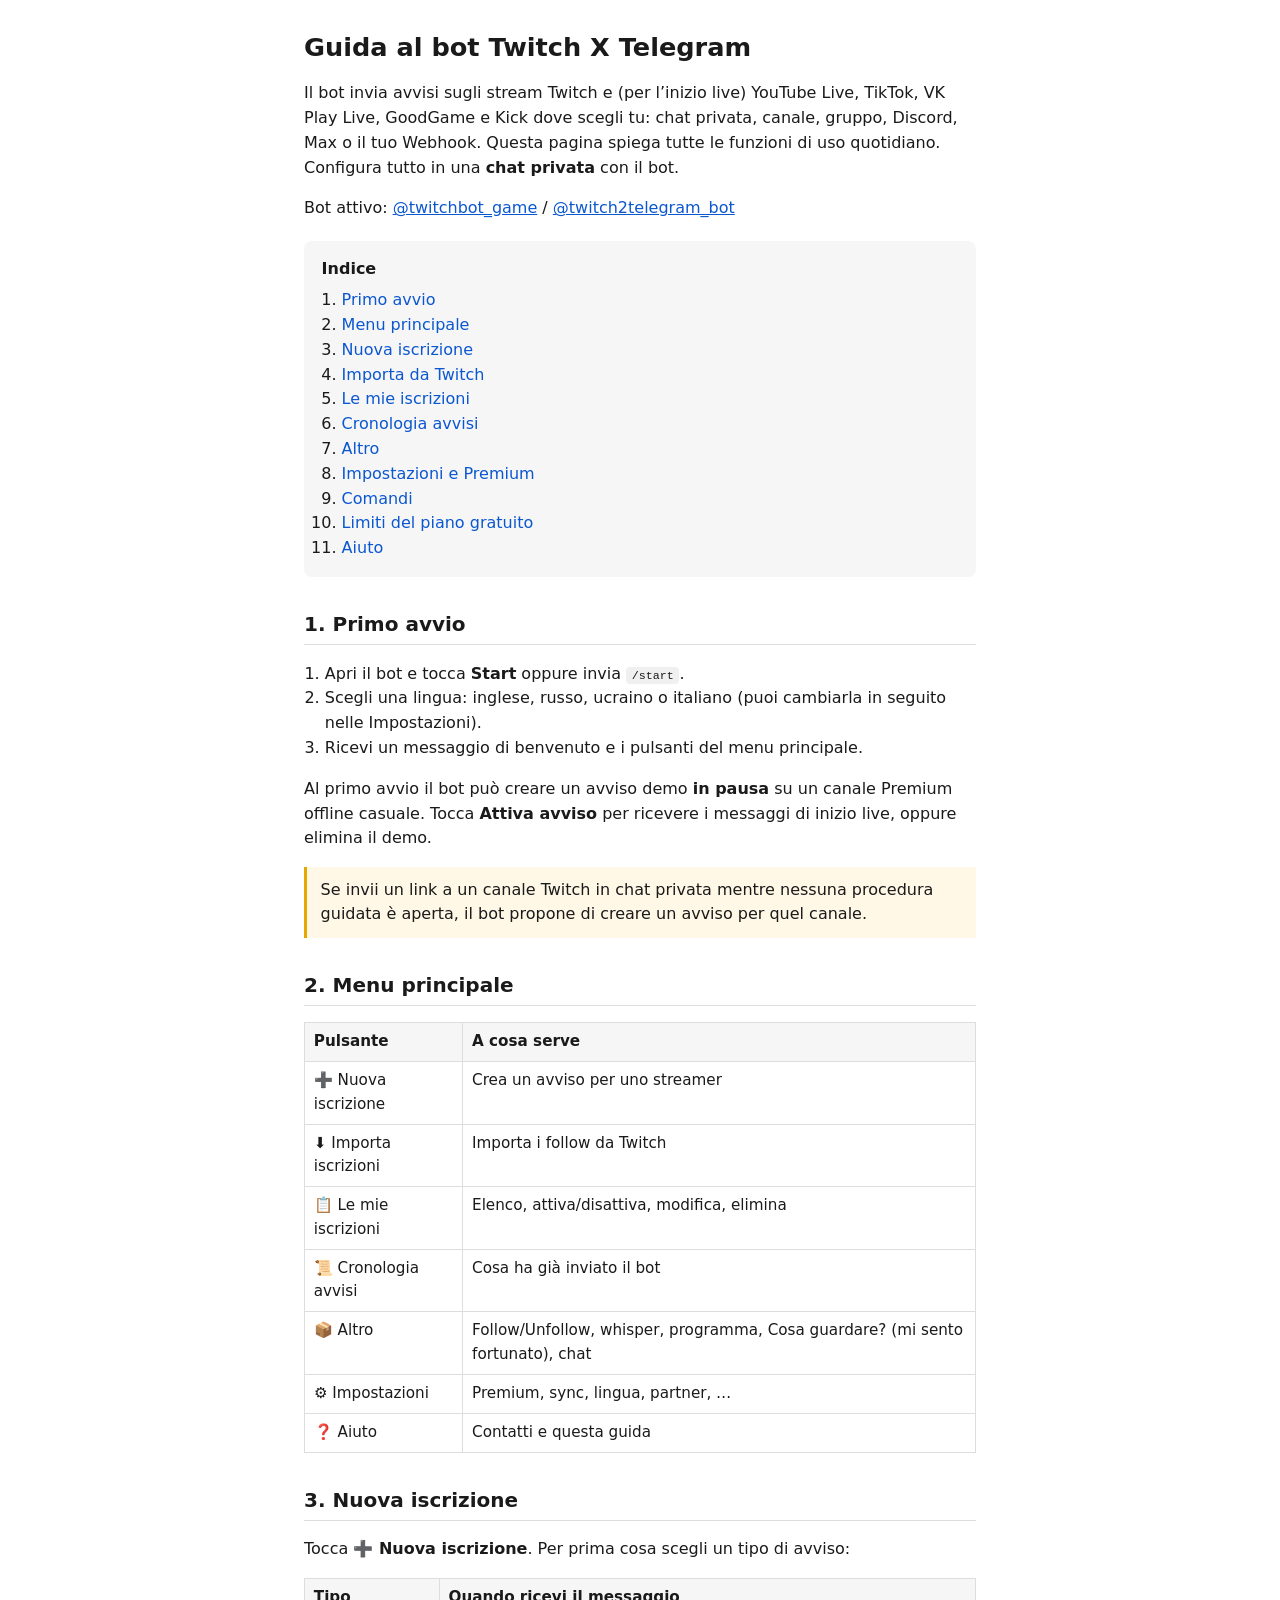
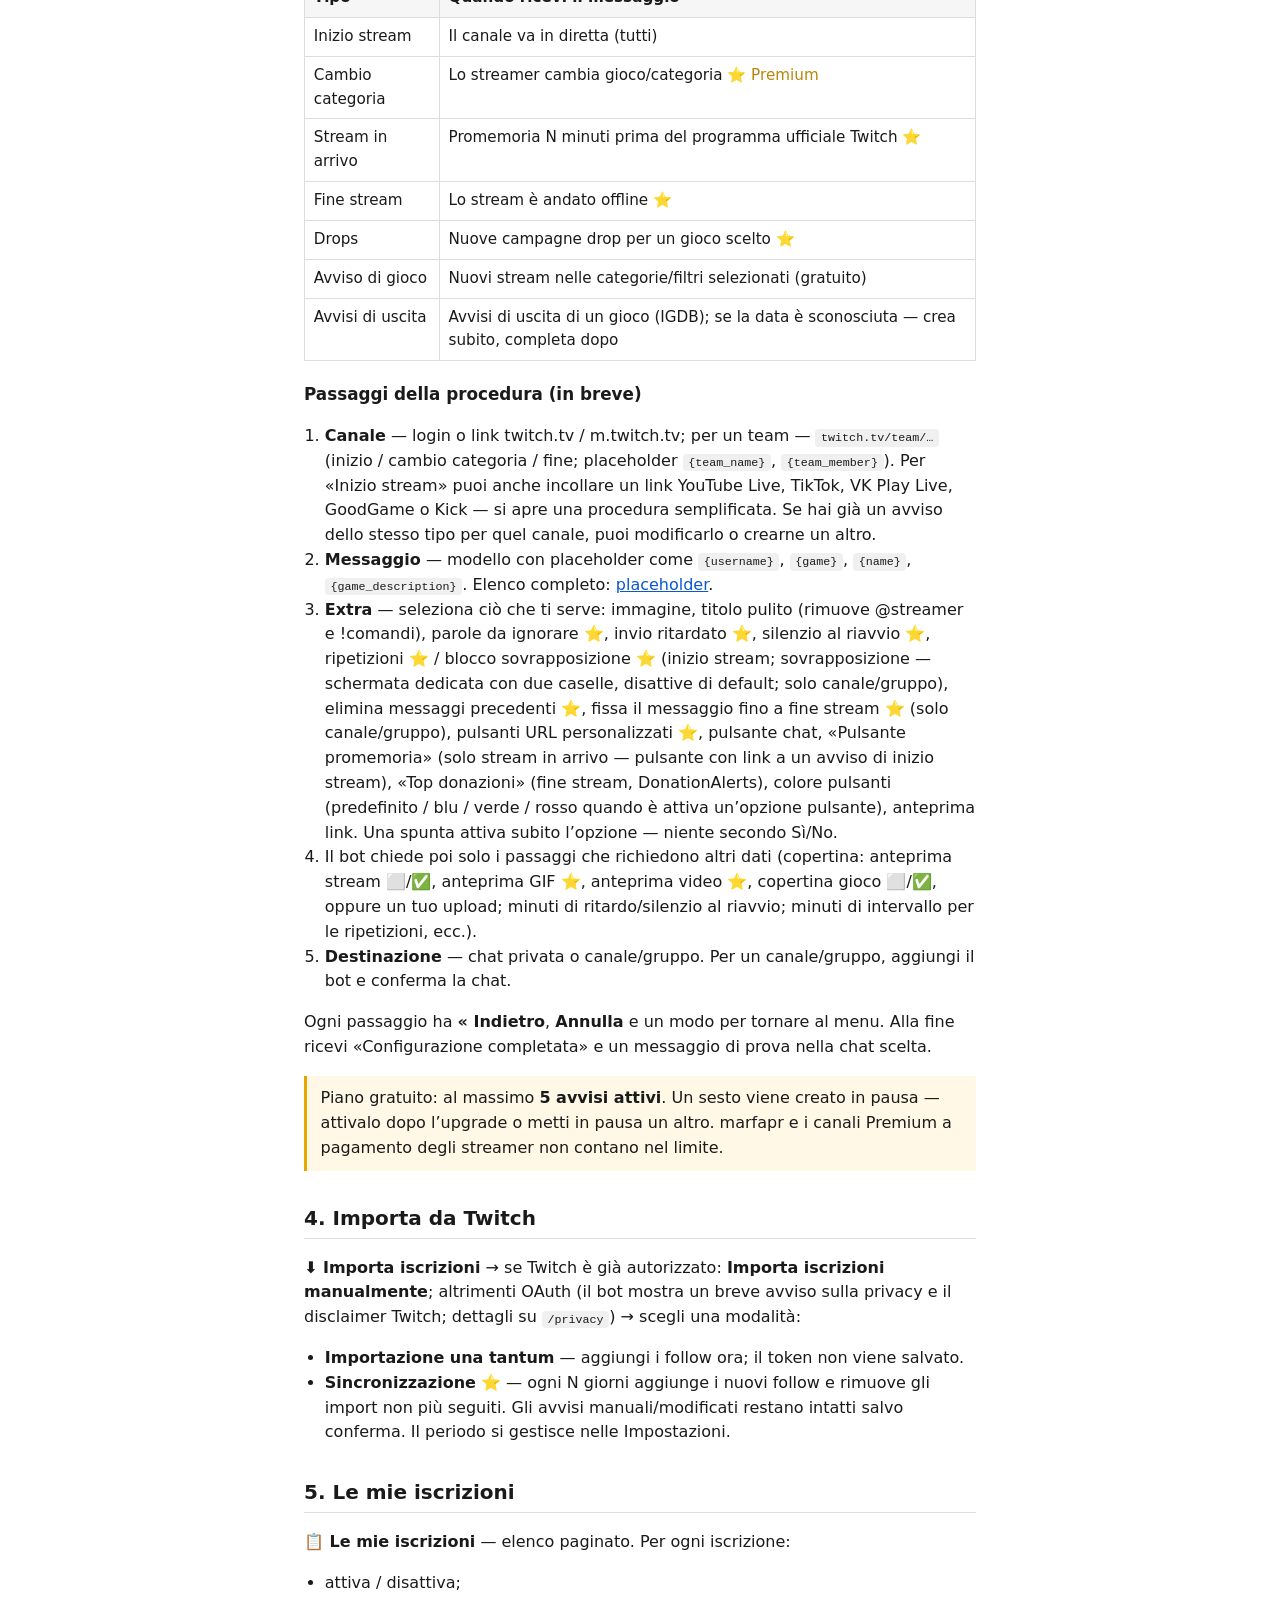
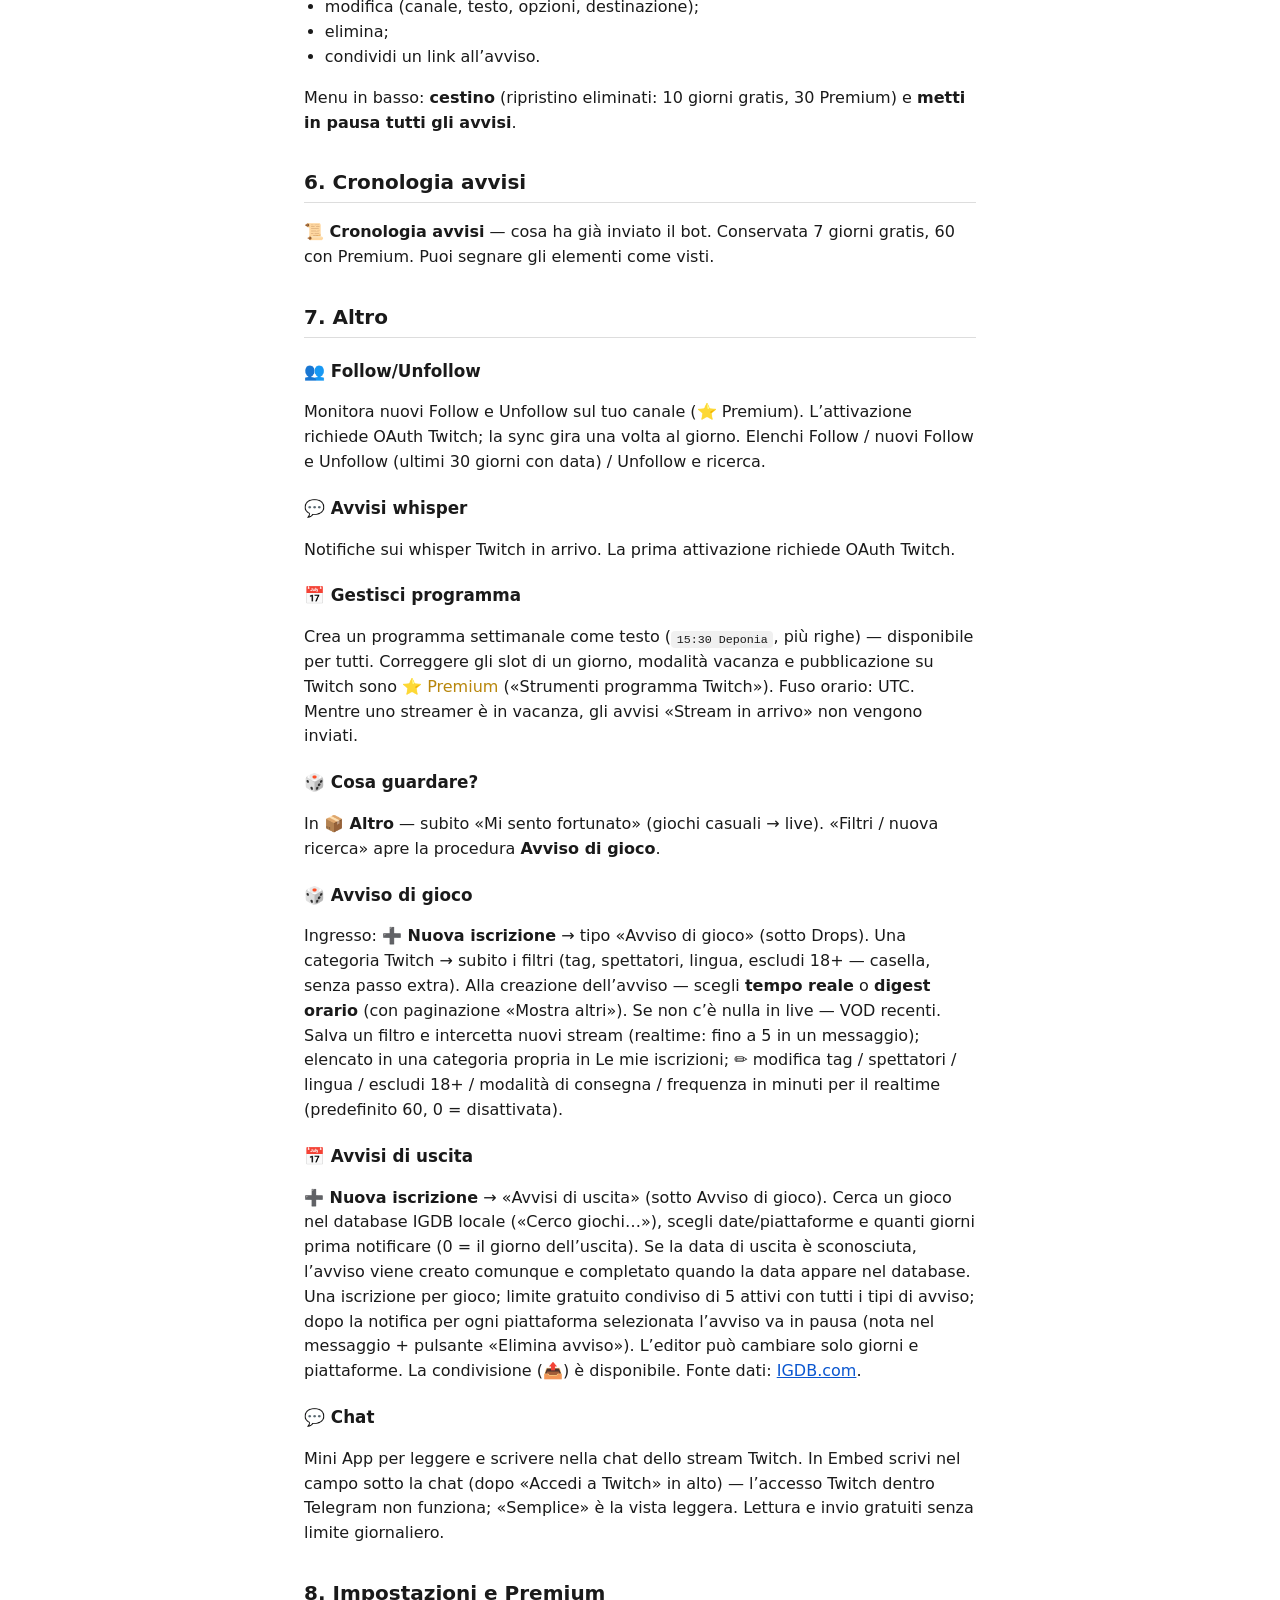
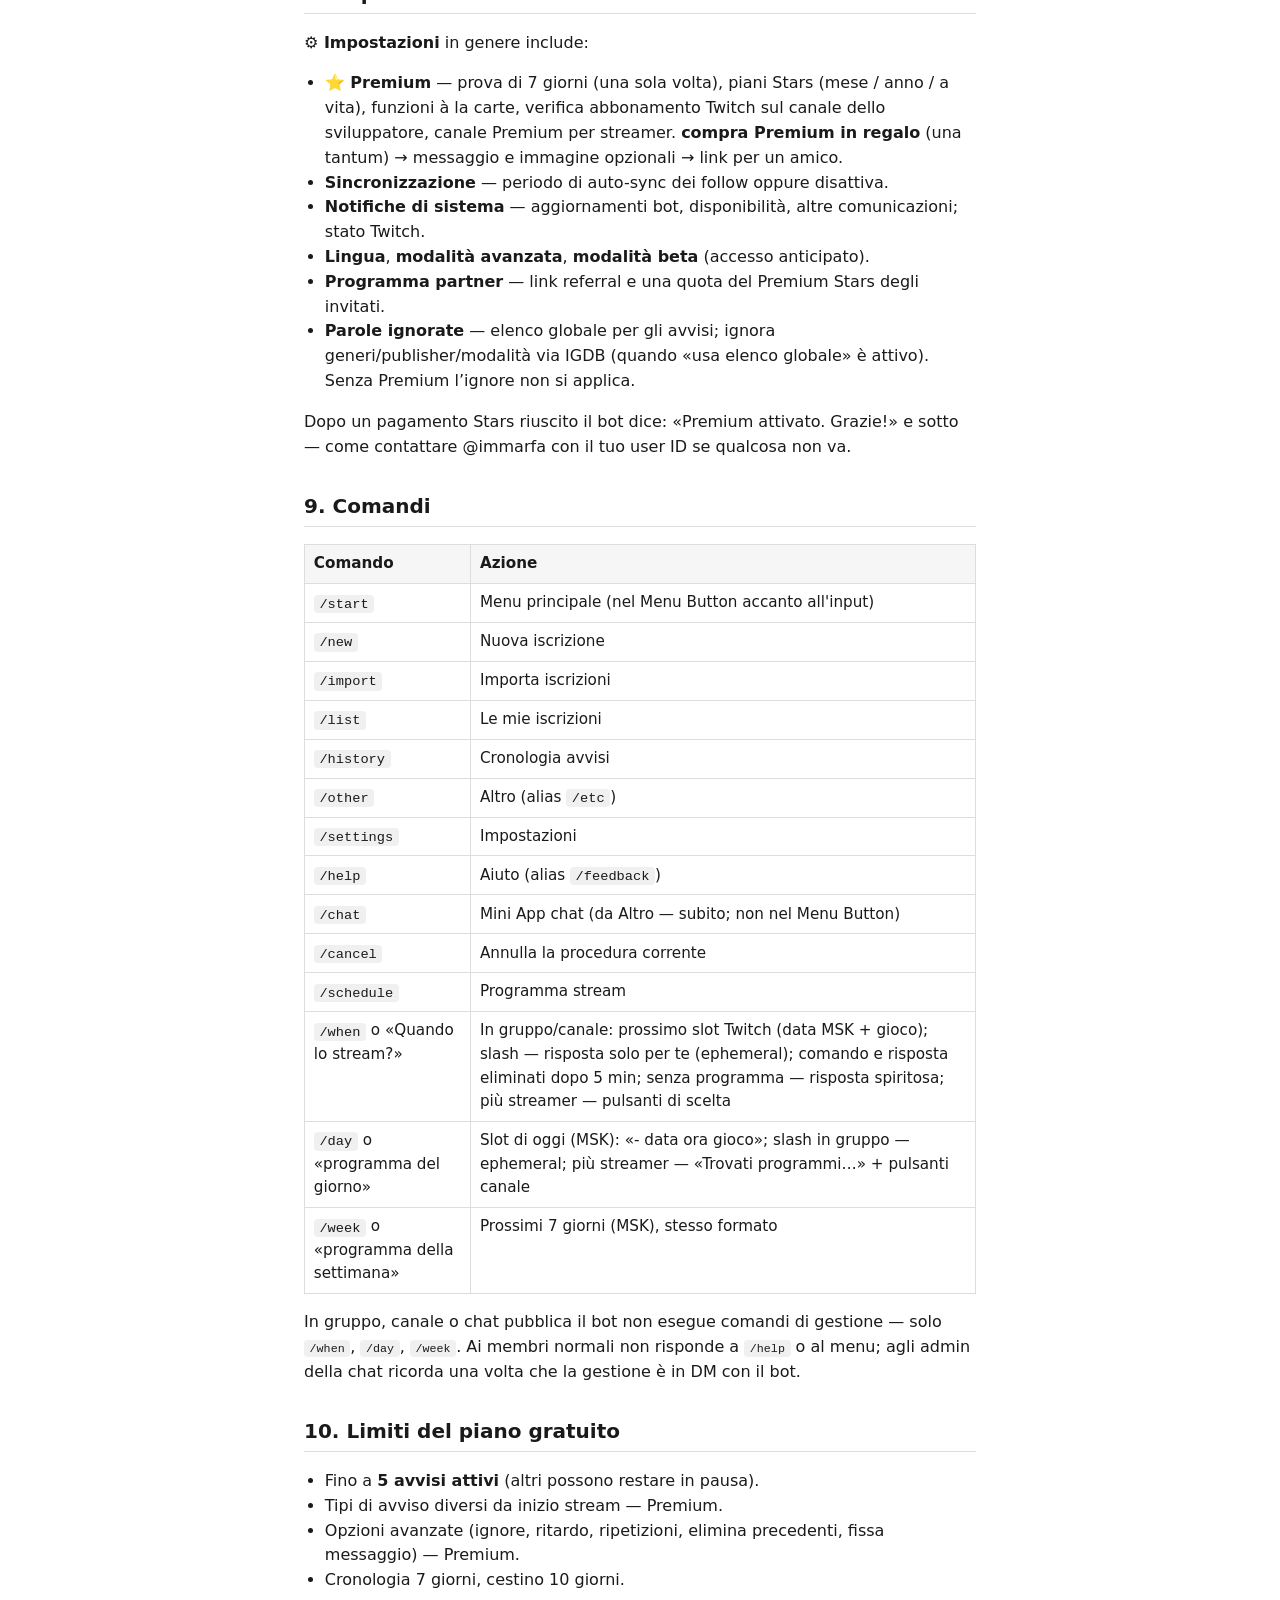
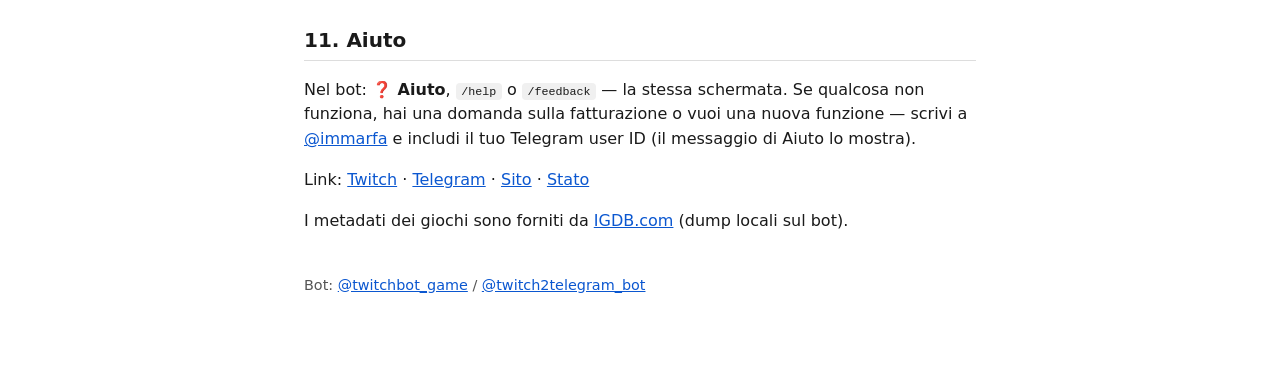
<file: webapp/guide/it.html>
<!DOCTYPE html>
<html lang="it">
<head>
 <meta charset="utf-8">
 <meta name="viewport" content="width=device-width, initial-scale=1">
 <title>Guida — Twitch X Telegram</title>
 <style>
 body { font-family: system-ui, -apple-system, sans-serif; max-width: 42rem; margin: 2rem auto; padding: 0 1rem 3rem; line-height: 1.55; color: #1a1a1a; }
 h1 { font-size: 1.6rem; line-height: 1.25; }
 h2 { font-size: 1.25rem; margin-top: 2rem; border-bottom: 1px solid #ddd; padding-bottom: 0.25rem; }
 h3 { font-size: 1.05rem; margin-top: 1.25rem; }
 nav { background: #f6f6f6; padding: 1rem 1.1rem; border-radius: 8px; margin: 1.25rem 0; }
 nav ol { margin: 0.4rem 0 0; padding-left: 1.25rem; }
 nav a { color: #0b57d0; text-decoration: none; }
 nav a:hover { text-decoration: underline; }
 table { border-collapse: collapse; width: 100%; margin: 0.75rem 0 1rem; font-size: 0.95rem; }
 th, td { border: 1px solid #ddd; padding: 0.45rem 0.55rem; text-align: left; vertical-align: top; }
 th { background: #f6f6f6; }
 code { background: #f0f0f0; padding: 0.1rem 0.35rem; border-radius: 4px; font-size: 0.9em; }
 ul, ol { padding-left: 1.3rem; }
.note { background: #fff8e6; border-left: 3px solid #e6a800; padding: 0.65rem 0.85rem; margin: 1rem 0; }
.star { color: #b8860b; }
 footer { margin-top: 2.5rem; font-size: 0.9rem; color: #555; }
 a { color: #0b57d0; }
 </style>
</head>
<body>
 <h1>Guida al bot Twitch X Telegram</h1>
 <p>Il bot invia avvisi sugli stream Twitch e (per l’inizio live) YouTube Live, TikTok, VK Play Live, GoodGame e Kick dove scegli tu: chat privata, canale, gruppo, Discord, Max o il tuo Webhook. Questa pagina spiega tutte le funzioni di uso quotidiano. Configura tutto in una <strong>chat privata</strong> con il bot.</p>
 <p>Bot attivo: <a href="https://t.me/twitchbot_game">@twitchbot_game</a> / <a href="https://t.me/twitch2telegram_bot">@twitch2telegram_bot</a></p>

 <nav aria-label="Indice">
 <strong>Indice</strong>
 <ol>
 <li><a href="#start">Primo avvio</a></li>
 <li><a href="#menu">Menu principale</a></li>
 <li><a href="#new">Nuova iscrizione</a></li>
 <li><a href="#import">Importa da Twitch</a></li>
 <li><a href="#subs">Le mie iscrizioni</a></li>
 <li><a href="#history">Cronologia avvisi</a></li>
 <li><a href="#other">Altro</a></li>
 <li><a href="#settings">Impostazioni e Premium</a></li>
 <li><a href="#commands">Comandi</a></li>
 <li><a href="#limits">Limiti del piano gratuito</a></li>
 <li><a href="#help">Aiuto</a></li>
 </ol>
 </nav>

 <h2 id="start">1. Primo avvio</h2>
 <ol>
 <li>Apri il bot e tocca <strong>Start</strong> oppure invia <code>/start</code>.</li>
 <li>Scegli una lingua: inglese, russo, ucraino o italiano (puoi cambiarla in seguito nelle Impostazioni).</li>
 <li>Ricevi un messaggio di benvenuto e i pulsanti del menu principale.</li>
 </ol>
 <p>Al primo avvio il bot può creare un avviso demo <strong>in pausa</strong> su un canale Premium offline casuale. Tocca <strong>Attiva avviso</strong> per ricevere i messaggi di inizio live, oppure elimina il demo.</p>
 <div class="note">Se invii un link a un canale Twitch in chat privata mentre nessuna procedura guidata è aperta, il bot propone di creare un avviso per quel canale.</div>

 <h2 id="menu">2. Menu principale</h2>
 <table>
 <thead><tr><th>Pulsante</th><th>A cosa serve</th></tr></thead>
 <tbody>
 <tr><td>➕ Nuova iscrizione</td><td>Crea un avviso per uno streamer</td></tr>
 <tr><td>⬇️ Importa iscrizioni</td><td>Importa i follow da Twitch</td></tr>
 <tr><td>📋 Le mie iscrizioni</td><td>Elenco, attiva/disattiva, modifica, elimina</td></tr>
 <tr><td>📜 Cronologia avvisi</td><td>Cosa ha già inviato il bot</td></tr>
 <tr><td>📦 Altro</td><td>Follow/Unfollow, whisper, programma, Cosa guardare? (mi sento fortunato), chat</td></tr>
 <tr><td>⚙️ Impostazioni</td><td>Premium, sync, lingua, partner, …</td></tr>
 <tr><td>❓ Aiuto</td><td>Contatti e questa guida</td></tr>
 </tbody>
 </table>

 <h2 id="new">3. Nuova iscrizione</h2>
 <p>Tocca <strong>➕ Nuova iscrizione</strong>. Per prima cosa scegli un tipo di avviso:</p>
 <table>
 <thead><tr><th>Tipo</th><th>Quando ricevi il messaggio</th></tr></thead>
 <tbody>
 <tr><td>Inizio stream</td><td>Il canale va in diretta (tutti)</td></tr>
 <tr><td>Cambio categoria</td><td>Lo streamer cambia gioco/categoria <span class="star">⭐ Premium</span></td></tr>
 <tr><td>Stream in arrivo</td><td>Promemoria N minuti prima del programma ufficiale Twitch <span class="star">⭐</span></td></tr>
 <tr><td>Fine stream</td><td>Lo stream è andato offline <span class="star">⭐</span></td></tr>
 <tr><td>Drops</td><td>Nuove campagne drop per un gioco scelto <span class="star">⭐</span></td></tr>
 <tr><td>Avviso di gioco</td><td>Nuovi stream nelle categorie/filtri selezionati (gratuito)</td></tr>
 <tr><td>Avvisi di uscita</td><td>Avvisi di uscita di un gioco (IGDB); se la data è sconosciuta — crea subito, completa dopo</td></tr>
 </tbody>
 </table>

 <h3>Passaggi della procedura (in breve)</h3>
 <ol>
 <li><strong>Canale</strong> — login o link twitch.tv / m.twitch.tv; per un team — <code>twitch.tv/team/…</code> (inizio / cambio categoria / fine; placeholder <code>{team_name}</code>, <code>{team_member}</code>). Per «Inizio stream» puoi anche incollare un link YouTube Live, TikTok, VK Play Live, GoodGame o Kick — si apre una procedura semplificata. Se hai già un avviso dello stesso tipo per quel canale, puoi modificarlo o crearne un altro.</li>
 <li><strong>Messaggio</strong> — modello con placeholder come <code>{username}</code>, <code>{game}</code>, <code>{name}</code>, <code>{game_description}</code>. Elenco completo: <a href="/placeholders?lang=it">placeholder</a>.</li>
 <li><strong>Extra</strong> — seleziona ciò che ti serve: immagine, titolo pulito (rimuove @streamer e !comandi), parole da ignorare ⭐, invio ritardato ⭐, silenzio al riavvio ⭐, ripetizioni ⭐ / blocco sovrapposizione ⭐ (inizio stream; sovrapposizione — schermata dedicata con due caselle, disattive di default; solo canale/gruppo), elimina messaggi precedenti ⭐, fissa il messaggio fino a fine stream ⭐ (solo canale/gruppo), pulsanti URL personalizzati ⭐, pulsante chat, «Pulsante promemoria» (solo stream in arrivo — pulsante con link a un avviso di inizio stream), «Top donazioni» (fine stream, DonationAlerts), colore pulsanti (predefinito / blu / verde / rosso quando è attiva un’opzione pulsante), anteprima link. Una spunta attiva subito l’opzione — niente secondo Sì/No.</li>
 <li>Il bot chiede poi solo i passaggi che richiedono altri dati (copertina: anteprima stream ⬜️/✅, anteprima GIF ⭐, anteprima video ⭐, copertina gioco ⬜️/✅, oppure un tuo upload; minuti di ritardo/silenzio al riavvio; minuti di intervallo per le ripetizioni, ecc.).</li>
 <li><strong>Destinazione</strong> — chat privata o canale/gruppo. Per un canale/gruppo, aggiungi il bot e conferma la chat.</li>
 </ol>
 <p>Ogni passaggio ha <strong>« Indietro</strong>, <strong>Annulla</strong> e un modo per tornare al menu. Alla fine ricevi «Configurazione completata» e un messaggio di prova nella chat scelta.</p>
 <div class="note">Piano gratuito: al massimo <strong>5 avvisi attivi</strong>. Un sesto viene creato in pausa — attivalo dopo l’upgrade o metti in pausa un altro. marfapr e i canali Premium a pagamento degli streamer non contano nel limite.</div>

 <h2 id="import">4. Importa da Twitch</h2>
 <p><strong>⬇️ Importa iscrizioni</strong> → se Twitch è già autorizzato: <strong>Importa iscrizioni manualmente</strong>; altrimenti OAuth (il bot mostra un breve avviso sulla privacy e il disclaimer Twitch; dettagli su <code>/privacy</code>) → scegli una modalità:</p>
 <ul>
 <li><strong>Importazione una tantum</strong> — aggiungi i follow ora; il token non viene salvato.</li>
 <li><strong>Sincronizzazione</strong> <span class="star">⭐</span> — ogni N giorni aggiunge i nuovi follow e rimuove gli import non più seguiti. Gli avvisi manuali/modificati restano intatti salvo conferma. Il periodo si gestisce nelle Impostazioni.</li>
 </ul>

 <h2 id="subs">5. Le mie iscrizioni</h2>
 <p><strong>📋 Le mie iscrizioni</strong> — elenco paginato. Per ogni iscrizione:</p>
 <ul>
 <li>attiva / disattiva;</li>
 <li>modifica (canale, testo, opzioni, destinazione);</li>
 <li>elimina;</li>
 <li>condividi un link all’avviso.</li>
 </ul>
 <p>Menu in basso: <strong>cestino</strong> (ripristino eliminati: 10 giorni gratis, 30 Premium) e <strong>metti in pausa tutti gli avvisi</strong>.</p>

 <h2 id="history">6. Cronologia avvisi</h2>
 <p><strong>📜 Cronologia avvisi</strong> — cosa ha già inviato il bot. Conservata 7 giorni gratis, 60 con Premium. Puoi segnare gli elementi come visti.</p>

 <h2 id="other">7. Altro</h2>
 <h3>👥 Follow/Unfollow</h3>
 <p>Monitora nuovi Follow e Unfollow sul tuo canale (⭐ Premium). L’attivazione richiede OAuth Twitch; la sync gira una volta al giorno. Elenchi Follow / nuovi Follow e Unfollow (ultimi 30 giorni con data) / Unfollow e ricerca.</p>

 <h3>💬 Avvisi whisper</h3>
 <p>Notifiche sui whisper Twitch in arrivo. La prima attivazione richiede OAuth Twitch.</p>

 <h3 id="schedule">📅 Gestisci programma</h3>
 <p>Crea un programma settimanale come testo (<code>15:30 Deponia</code>, più righe) — disponibile per tutti. Correggere gli slot di un giorno, modalità vacanza e pubblicazione su Twitch sono <span class="star">⭐ Premium</span> («Strumenti programma Twitch»). Fuso orario: UTC. Mentre uno streamer è in vacanza, gli avvisi «Stream in arrivo» non vengono inviati.</p>

 <h3>🎲 Cosa guardare?</h3>
 <p>In <strong>📦 Altro</strong> — subito «Mi sento fortunato» (giochi casuali → live). «Filtri / nuova ricerca» apre la procedura <strong>Avviso di gioco</strong>.</p>

 <h3>🎲 Avviso di gioco</h3>
 <p>Ingresso: <strong>➕ Nuova iscrizione</strong> → tipo «Avviso di gioco» (sotto Drops). Una categoria Twitch → subito i filtri (tag, spettatori, lingua, escludi 18+ — casella, senza passo extra). Alla creazione dell’avviso — scegli <strong>tempo reale</strong> o <strong>digest orario</strong> (con paginazione «Mostra altri»). Se non c’è nulla in live — VOD recenti. Salva un filtro e intercetta nuovi stream (realtime: fino a 5 in un messaggio); elencato in una categoria propria in Le mie iscrizioni; <strong>✏️</strong> modifica tag / spettatori / lingua / escludi 18+ / modalità di consegna / frequenza in minuti per il realtime (predefinito 60, 0 = disattivata).</p>

 <h3>📅 Avvisi di uscita</h3>
 <p><strong>➕ Nuova iscrizione</strong> → «Avvisi di uscita» (sotto Avviso di gioco). Cerca un gioco nel database IGDB locale («Cerco giochi…»), scegli date/piattaforme e quanti giorni prima notificare (0 = il giorno dell’uscita). Se la data di uscita è sconosciuta, l’avviso viene creato comunque e completato quando la data appare nel database. Una iscrizione per gioco; limite gratuito condiviso di 5 attivi con tutti i tipi di avviso; dopo la notifica per ogni piattaforma selezionata l’avviso va in pausa (nota nel messaggio + pulsante «Elimina avviso»). L’editor può cambiare solo giorni e piattaforme. La condivisione (📤) è disponibile. Fonte dati: <a href="https://www.igdb.com">IGDB.com</a>.</p>

 <h3 id="chat">💬 Chat</h3>
 <p>Mini App per leggere e scrivere nella chat dello stream Twitch. In Embed scrivi nel campo sotto la chat (dopo «Accedi a Twitch» in alto) — l’accesso Twitch dentro Telegram non funziona; «Semplice» è la vista leggera. Lettura e invio gratuiti senza limite giornaliero.</p>

 <h2 id="settings">8. Impostazioni e Premium</h2>
 <p><strong>⚙️ Impostazioni</strong> in genere include:</p>
 <ul>
 <li><strong>⭐ Premium</strong> — prova di 7 giorni (una sola volta), piani Stars (mese / anno / a vita), funzioni à la carte, verifica abbonamento Twitch sul canale dello sviluppatore, canale Premium per streamer. <strong>compra Premium in regalo</strong> (una tantum) → messaggio e immagine opzionali → link per un amico.</li>
 <li><strong>Sincronizzazione</strong> — periodo di auto-sync dei follow oppure disattiva.</li>
 <li><strong>Notifiche di sistema</strong> — aggiornamenti bot, disponibilità, altre comunicazioni; stato Twitch.</li>
 <li><strong>Lingua</strong>, <strong>modalità avanzata</strong>, <strong>modalità beta</strong> (accesso anticipato).</li>
 <li><strong>Programma partner</strong> — link referral e una quota del Premium Stars degli invitati.</li>
 <li><strong>Parole ignorate</strong> — elenco globale per gli avvisi; ignora generi/publisher/modalità via IGDB (quando «usa elenco globale» è attivo). Senza Premium l’ignore non si applica.</li>
 </ul>
 <p>Dopo un pagamento Stars riuscito il bot dice: «Premium attivato. Grazie!» e sotto — come contattare @immarfa con il tuo user ID se qualcosa non va.</p>

 <h2 id="commands">9. Comandi</h2>
 <table>
 <thead><tr><th>Comando</th><th>Azione</th></tr></thead>
 <tbody>
 <tr><td><code>/start</code></td><td>Menu principale (nel Menu Button accanto all'input)</td></tr>
 <tr><td><code>/new</code></td><td>Nuova iscrizione</td></tr>
 <tr><td><code>/import</code></td><td>Importa iscrizioni</td></tr>
 <tr><td><code>/list</code></td><td>Le mie iscrizioni</td></tr>
 <tr><td><code>/history</code></td><td>Cronologia avvisi</td></tr>
 <tr><td><code>/other</code></td><td>Altro (alias <code>/etc</code>)</td></tr>
 <tr><td><code>/settings</code></td><td>Impostazioni</td></tr>
 <tr><td><code>/help</code></td><td>Aiuto (alias <code>/feedback</code>)</td></tr>
 <tr><td><code>/chat</code></td><td>Mini App chat (da Altro — subito; non nel Menu Button)</td></tr>
 <tr><td><code>/cancel</code></td><td>Annulla la procedura corrente</td></tr>
 <tr><td><code>/schedule</code></td><td>Programma stream</td></tr>
 <tr><td><code>/when</code> o «Quando lo stream?»</td><td>In gruppo/canale: prossimo slot Twitch (data MSK + gioco); slash — risposta solo per te (ephemeral); comando e risposta eliminati dopo 5 min; senza programma — risposta spiritosa; più streamer — pulsanti di scelta</td></tr>
 <tr><td><code>/day</code> o «programma del giorno»</td><td>Slot di oggi (MSK): «- data ora gioco»; slash in gruppo — ephemeral; più streamer — «Trovati programmi…» + pulsanti canale</td></tr>
 <tr><td><code>/week</code> o «programma della settimana»</td><td>Prossimi 7 giorni (MSK), stesso formato</td></tr>
 </tbody>
 </table>
 <p>In gruppo, canale o chat pubblica il bot non esegue comandi di gestione — solo <code>/when</code>, <code>/day</code>, <code>/week</code>. Ai membri normali non risponde a <code>/help</code> o al menu; agli admin della chat ricorda una volta che la gestione è in DM con il bot.</p>

 <h2 id="limits">10. Limiti del piano gratuito</h2>
 <ul>
 <li>Fino a <strong>5 avvisi attivi</strong> (altri possono restare in pausa).</li>
 <li>Tipi di avviso diversi da inizio stream — Premium.</li>
 <li>Opzioni avanzate (ignore, ritardo, ripetizioni, elimina precedenti, fissa messaggio) — Premium.</li>
 <li>Cronologia 7 giorni, cestino 10 giorni.</li>
 </ul>

 <h2 id="help">11. Aiuto</h2>
 <p>Nel bot: <strong>❓ Aiuto</strong>, <code>/help</code> o <code>/feedback</code> — la stessa schermata. Se qualcosa non funziona, hai una domanda sulla fatturazione o vuoi una nuova funzione — scrivi a <a href="https://t.me/immarfa">@immarfa</a> e includi il tuo Telegram user ID (il messaggio di Aiuto lo mostra).</p>
 <p>Link: <a href="https://www.twitch.tv/marfapr">Twitch</a> · <a href="https://t.me/themarfa">Telegram</a> · <a href="https://blog.themarfa.name/">Sito</a> · <a href="https://pingzen.dev/status/twitchbot">Stato</a></p>
 <p>I metadati dei giochi sono forniti da <a href="https://www.igdb.com">IGDB.com</a> (dump locali sul bot).</p>

 <footer>
 Bot: <a href="https://t.me/twitchbot_game">@twitchbot_game</a> / <a href="https://t.me/twitch2telegram_bot">@twitch2telegram_bot</a>
 </footer>
</body>
</html>
</file>
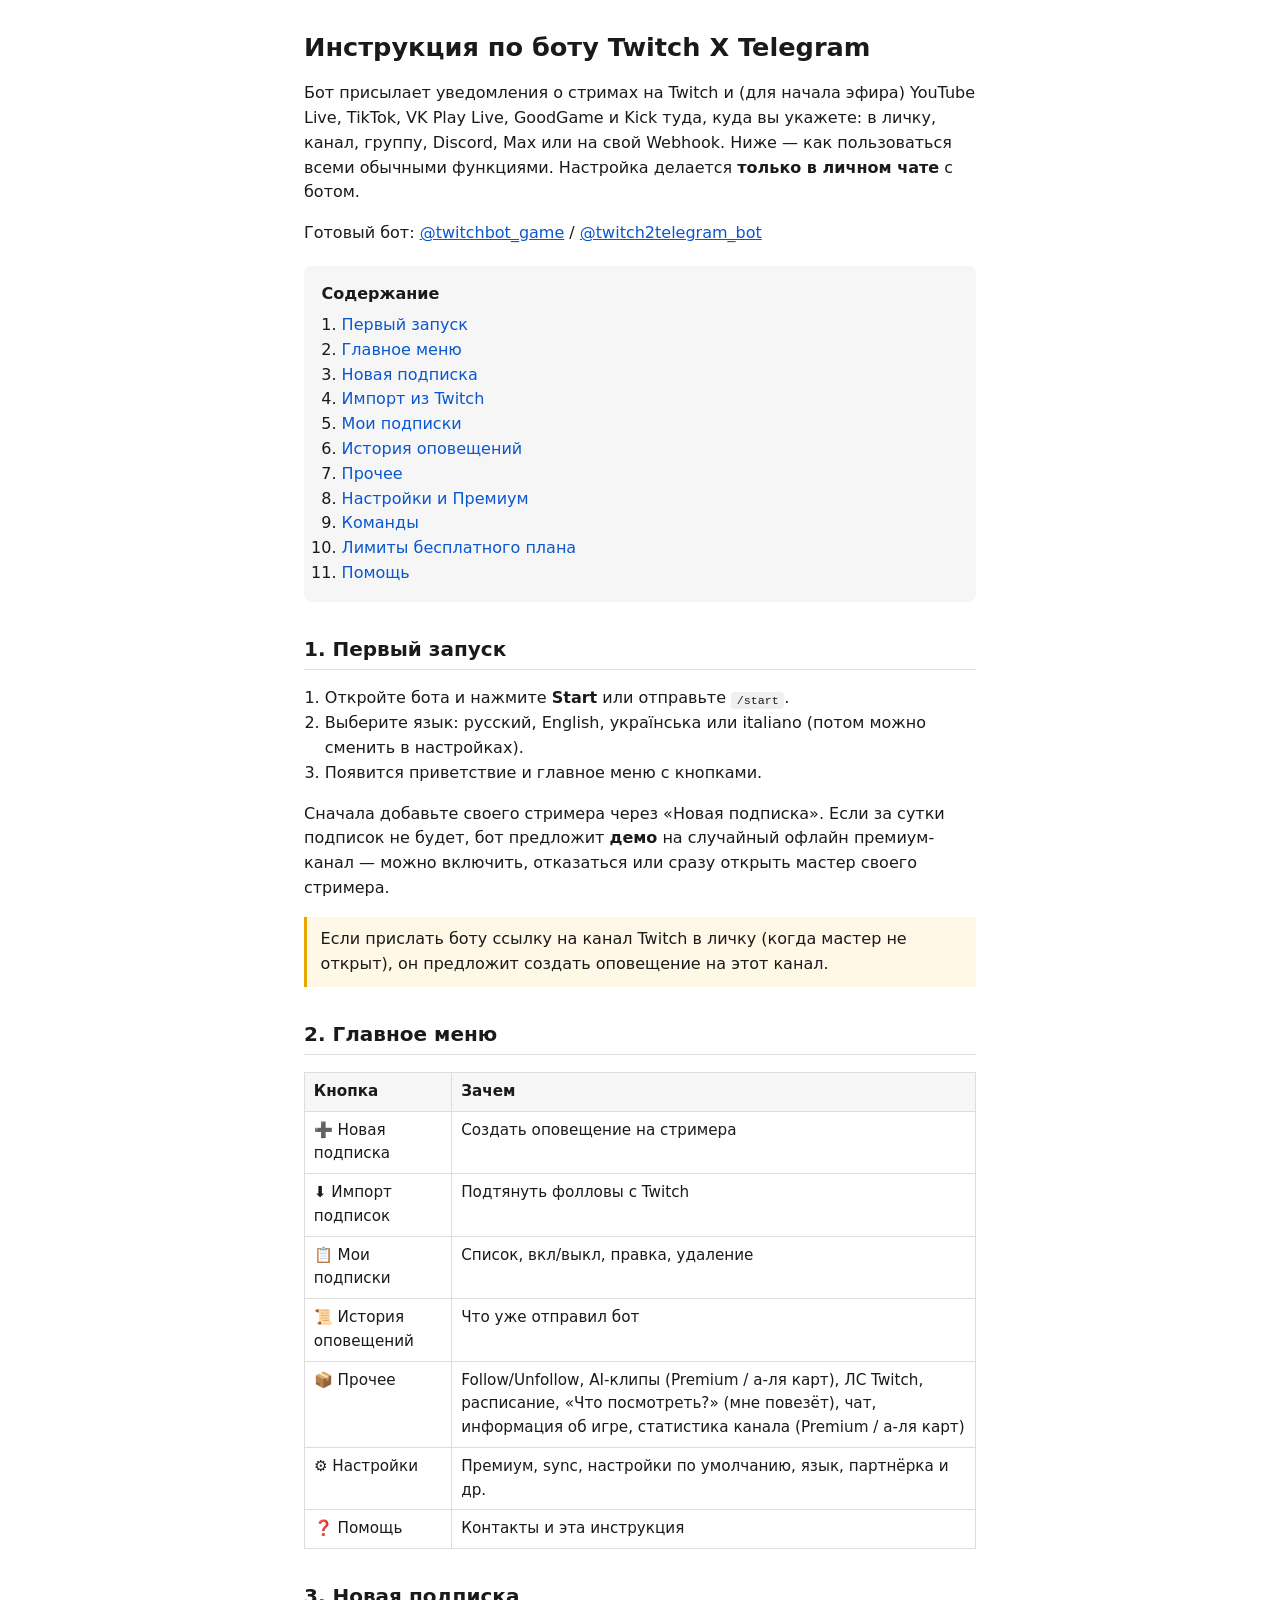
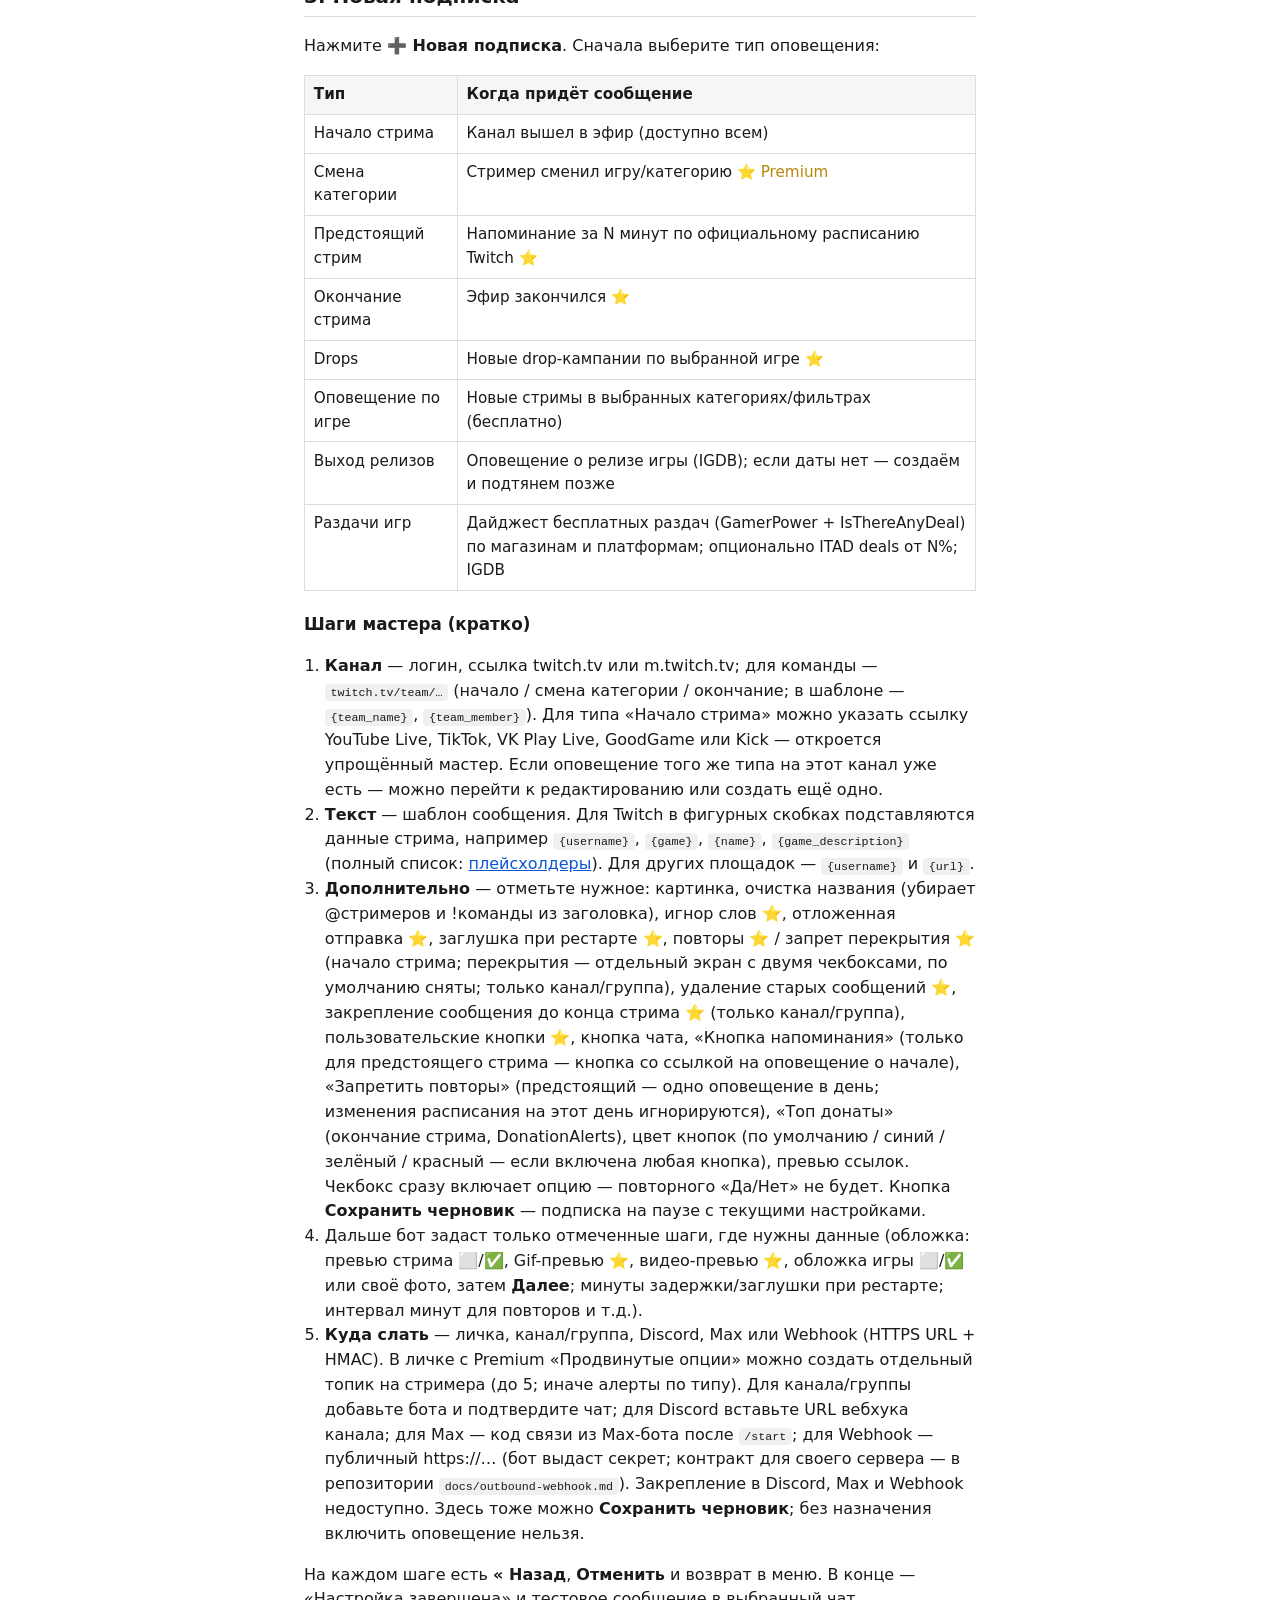
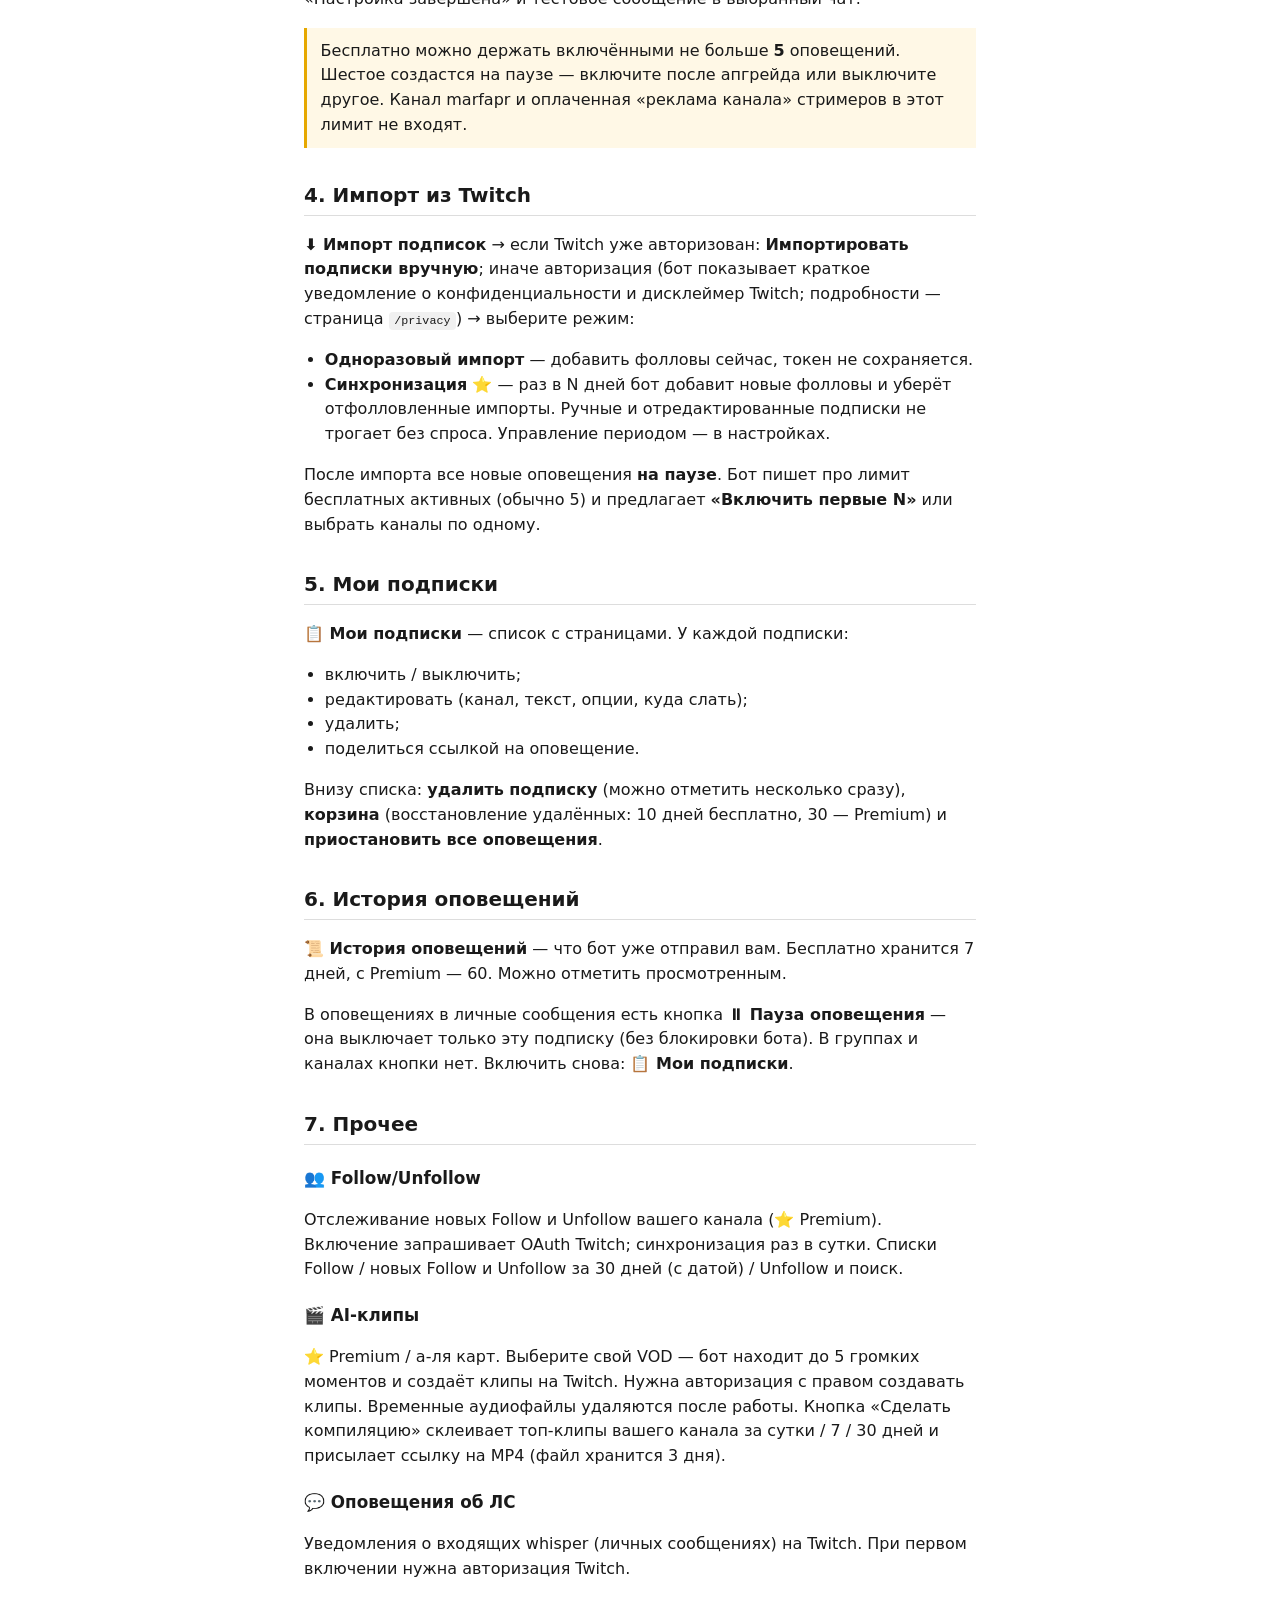
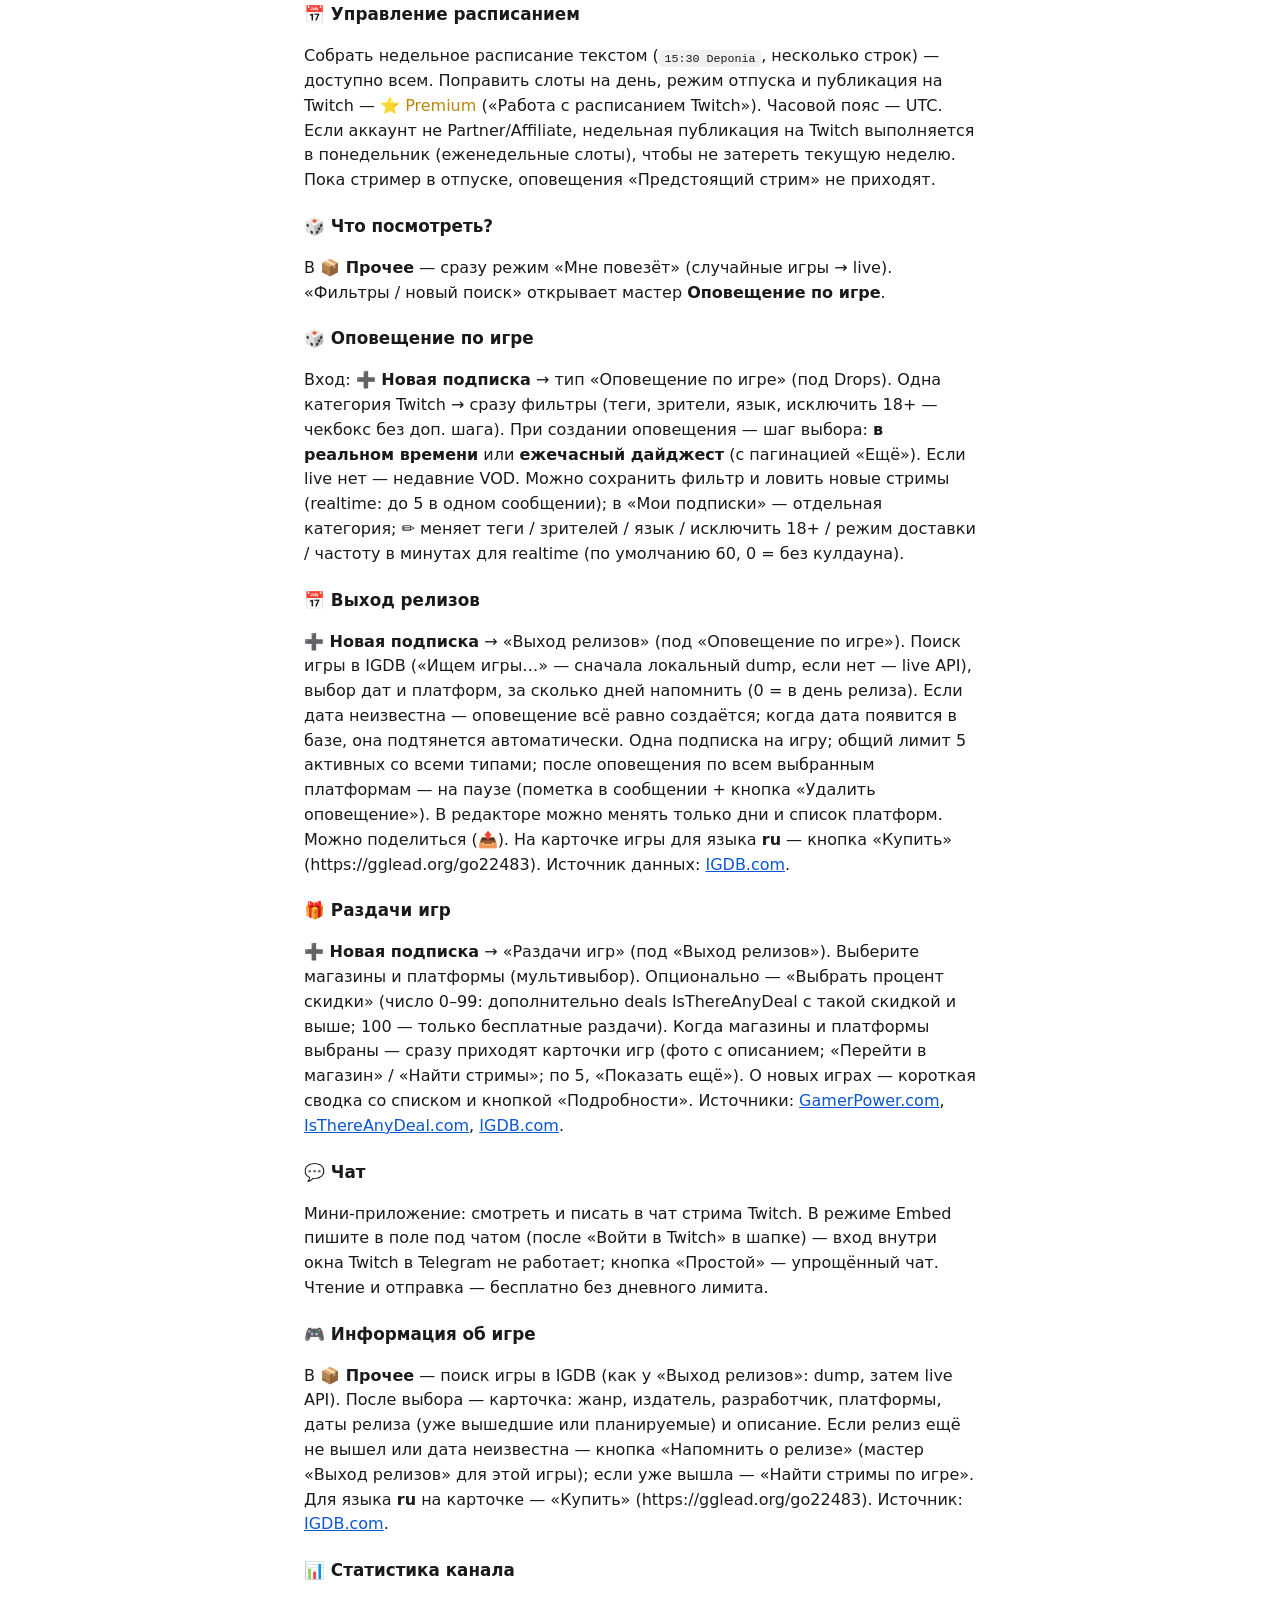
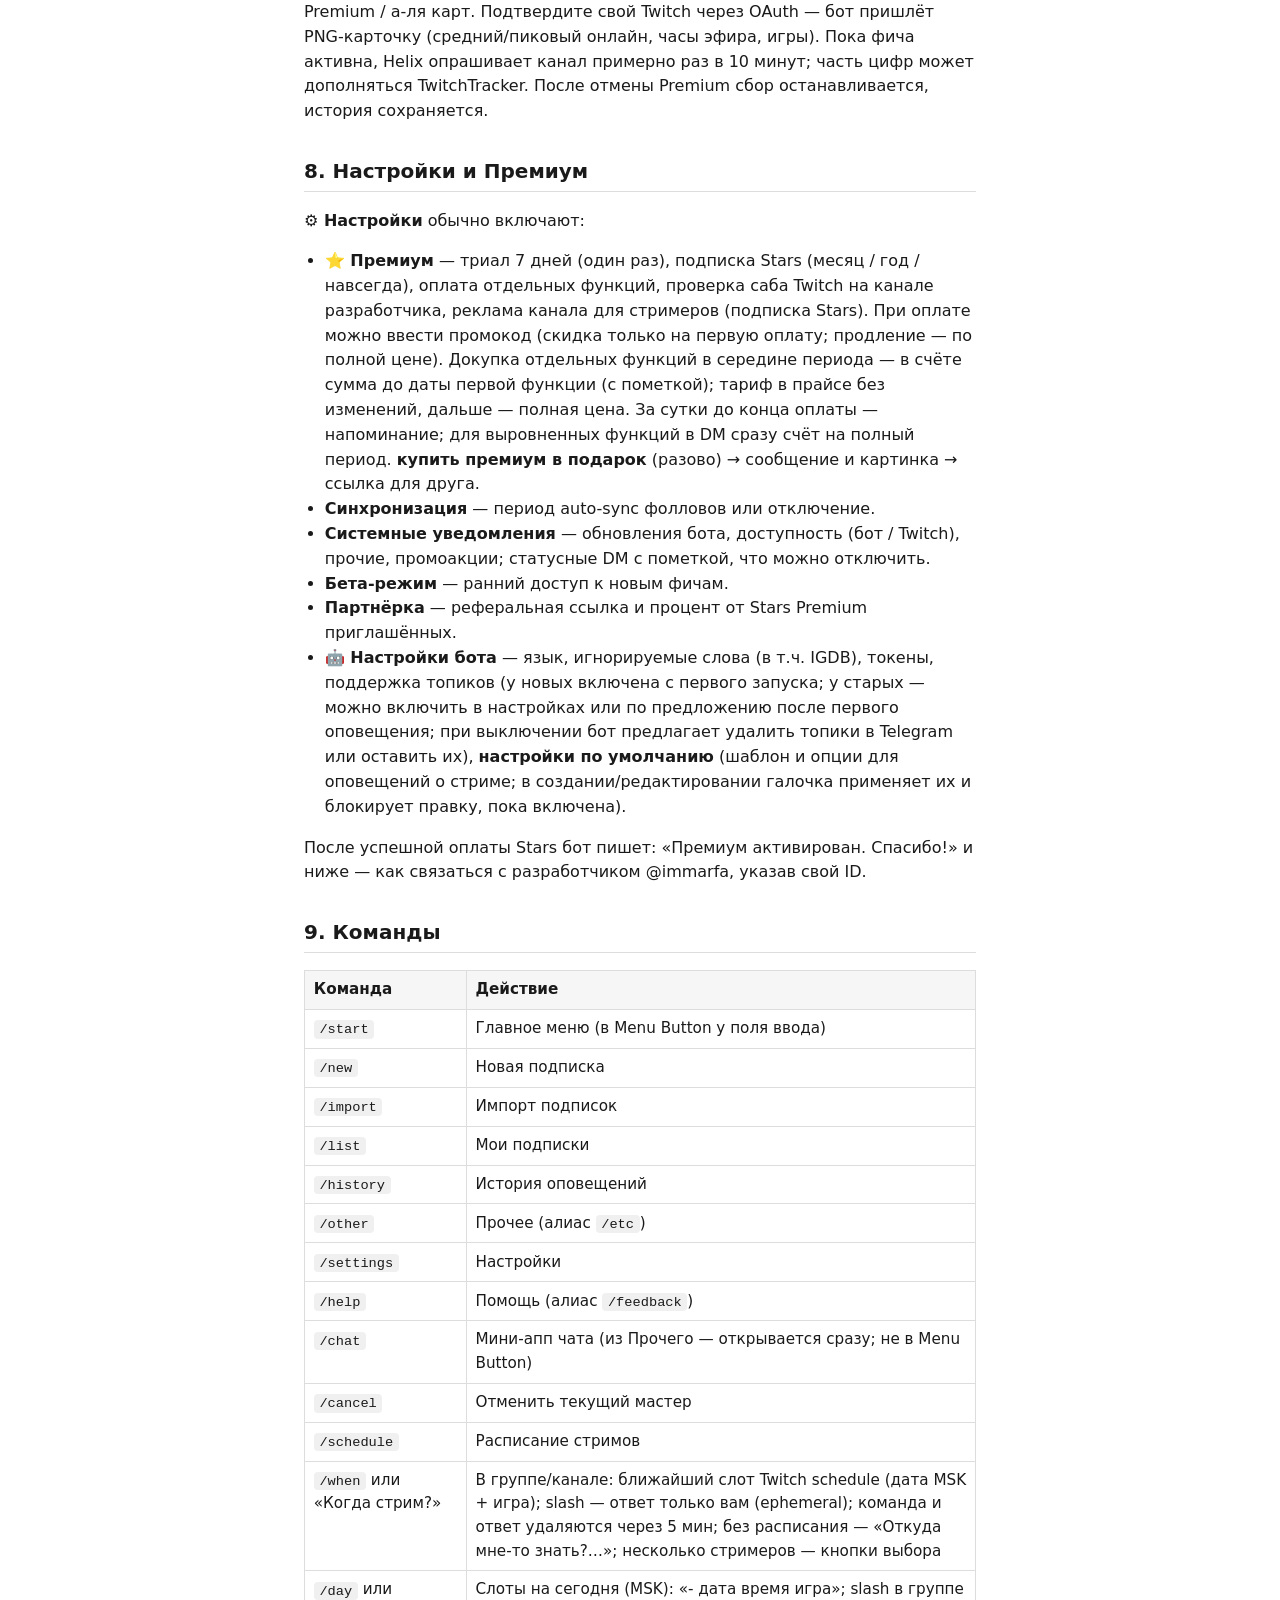
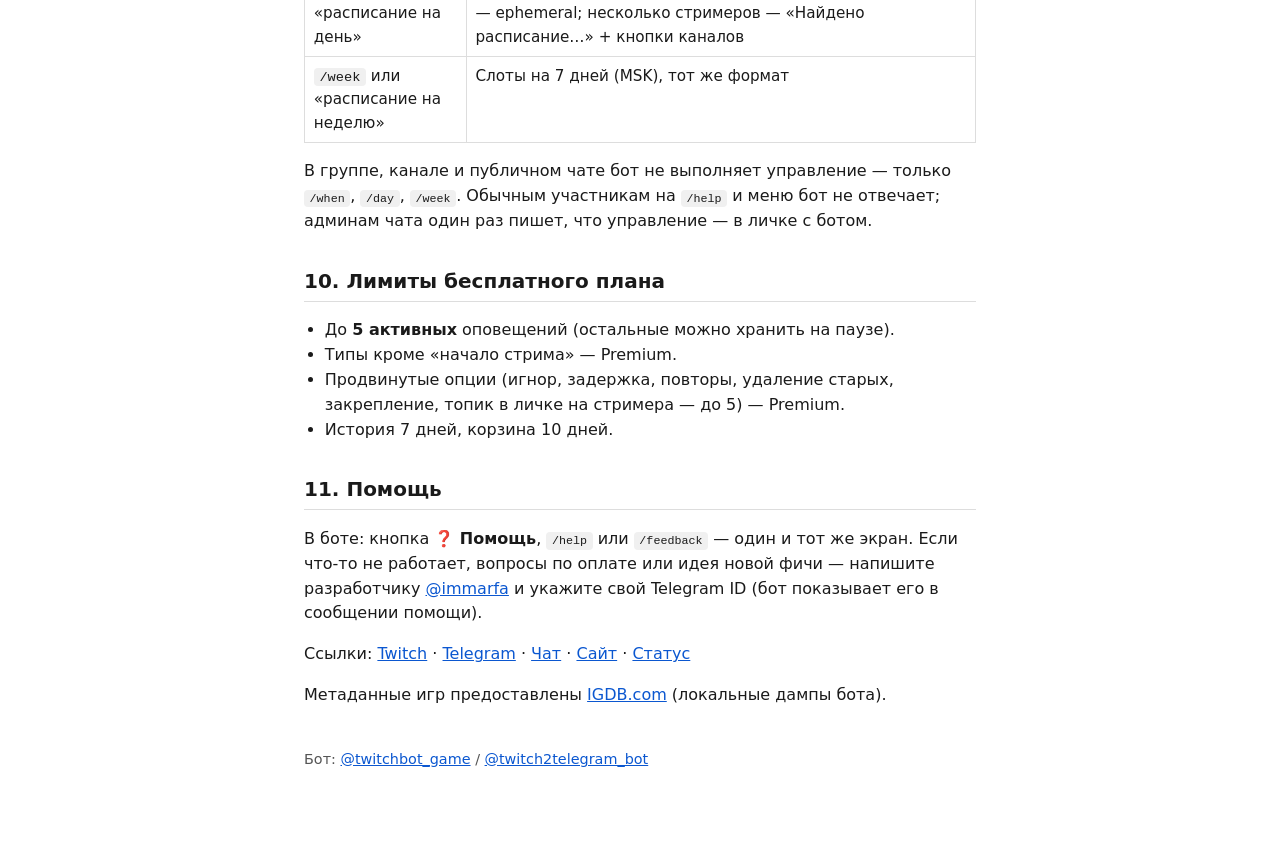
<file: webapp/guide/ru.html>
<!DOCTYPE html>
<html lang="ru">
<head>
 <meta charset="utf-8">
 <meta name="viewport" content="width=device-width, initial-scale=1">
 <title>Инструкция — Twitch X Telegram</title>
 <style>
 body { font-family: system-ui, -apple-system, sans-serif; max-width: 42rem; margin: 2rem auto; padding: 0 1rem 3rem; line-height: 1.55; color: #1a1a1a; }
 h1 { font-size: 1.6rem; line-height: 1.25; }
 h2 { font-size: 1.25rem; margin-top: 2rem; border-bottom: 1px solid #ddd; padding-bottom: 0.25rem; }
 h3 { font-size: 1.05rem; margin-top: 1.25rem; }
 nav { background: #f6f6f6; padding: 1rem 1.1rem; border-radius: 8px; margin: 1.25rem 0; }
 nav ol { margin: 0.4rem 0 0; padding-left: 1.25rem; }
 nav a { color: #0b57d0; text-decoration: none; }
 nav a:hover { text-decoration: underline; }
 table { border-collapse: collapse; width: 100%; margin: 0.75rem 0 1rem; font-size: 0.95rem; }
 th, td { border: 1px solid #ddd; padding: 0.45rem 0.55rem; text-align: left; vertical-align: top; }
 th { background: #f6f6f6; }
 code { background: #f0f0f0; padding: 0.1rem 0.35rem; border-radius: 4px; font-size: 0.9em; }
 ul, ol { padding-left: 1.3rem; }
.note { background: #fff8e6; border-left: 3px solid #e6a800; padding: 0.65rem 0.85rem; margin: 1rem 0; }
.star { color: #b8860b; }
 footer { margin-top: 2.5rem; font-size: 0.9rem; color: #555; }
 a { color: #0b57d0; }
 </style>
</head>
<body>
 <h1>Инструкция по боту Twitch X Telegram</h1>
 <p>Бот присылает уведомления о стримах на Twitch и (для начала эфира) YouTube Live, TikTok, VK Play Live, GoodGame и Kick туда, куда вы укажете: в личку, канал, группу, Discord, Max или на свой Webhook. Ниже — как пользоваться всеми обычными функциями. Настройка делается <strong>только в личном чате</strong> с ботом.</p>
 <p>Готовый бот: <a href="https://t.me/twitchbot_game">@twitchbot_game</a> / <a href="https://t.me/twitch2telegram_bot">@twitch2telegram_bot</a></p>

 <nav aria-label="Содержание">
 <strong>Содержание</strong>
 <ol>
 <li><a href="#start">Первый запуск</a></li>
 <li><a href="#menu">Главное меню</a></li>
 <li><a href="#new">Новая подписка</a></li>
 <li><a href="#import">Импорт из Twitch</a></li>
 <li><a href="#subs">Мои подписки</a></li>
 <li><a href="#history">История оповещений</a></li>
 <li><a href="#other">Прочее</a></li>
 <li><a href="#settings">Настройки и Премиум</a></li>
 <li><a href="#commands">Команды</a></li>
 <li><a href="#limits">Лимиты бесплатного плана</a></li>
 <li><a href="#help">Помощь</a></li>
 </ol>
 </nav>

 <h2 id="start">1. Первый запуск</h2>
 <ol>
 <li>Откройте бота и нажмите <strong>Start</strong> или отправьте <code>/start</code>.</li>
 <li>Выберите язык: русский, English, українська или italiano (потом можно сменить в настройках).</li>
 <li>Появится приветствие и главное меню с кнопками.</li>
 </ol>
 <p>Сначала добавьте своего стримера через «Новая подписка». Если за сутки подписок не будет, бот предложит <strong>демо</strong> на случайный офлайн премиум-канал — можно включить, отказаться или сразу открыть мастер своего стримера.</p>
 <div class="note">Если прислать боту ссылку на канал Twitch в личку (когда мастер не открыт), он предложит создать оповещение на этот канал.</div>

 <h2 id="menu">2. Главное меню</h2>
 <table>
 <thead><tr><th>Кнопка</th><th>Зачем</th></tr></thead>
 <tbody>
 <tr><td>➕ Новая подписка</td><td>Создать оповещение на стримера</td></tr>
 <tr><td>⬇️ Импорт подписок</td><td>Подтянуть фолловы с Twitch</td></tr>
 <tr><td>📋 Мои подписки</td><td>Список, вкл/выкл, правка, удаление</td></tr>
 <tr><td>📜 История оповещений</td><td>Что уже отправил бот</td></tr>
 <tr><td>📦 Прочее</td><td>Follow/Unfollow, AI-клипы (Premium / а-ля карт), ЛС Twitch, расписание, «Что посмотреть?» (мне повезёт), чат, информация об игре, статистика канала (Premium / а-ля карт)</td></tr>
 <tr><td>⚙️ Настройки</td><td>Премиум, sync, настройки по умолчанию, язык, партнёрка и др.</td></tr>
 <tr><td>❓ Помощь</td><td>Контакты и эта инструкция</td></tr>
 </tbody>
 </table>

 <h2 id="new">3. Новая подписка</h2>
 <p>Нажмите <strong>➕ Новая подписка</strong>. Сначала выберите тип оповещения:</p>
 <table>
 <thead><tr><th>Тип</th><th>Когда придёт сообщение</th></tr></thead>
 <tbody>
 <tr><td>Начало стрима</td><td>Канал вышел в эфир (доступно всем)</td></tr>
 <tr><td>Смена категории</td><td>Стример сменил игру/категорию <span class="star">⭐ Premium</span></td></tr>
 <tr><td>Предстоящий стрим</td><td>Напоминание за N минут по официальному расписанию Twitch <span class="star">⭐</span></td></tr>
 <tr><td>Окончание стрима</td><td>Эфир закончился <span class="star">⭐</span></td></tr>
 <tr><td>Drops</td><td>Новые drop-кампании по выбранной игре <span class="star">⭐</span></td></tr>
 <tr><td>Оповещение по игре</td><td>Новые стримы в выбранных категориях/фильтрах (бесплатно)</td></tr>
 <tr><td>Выход релизов</td><td>Оповещение о релизе игры (IGDB); если даты нет — создаём и подтянем позже</td></tr>
 <tr><td>Раздачи игр</td><td>Дайджест бесплатных раздач (GamerPower + IsThereAnyDeal) по магазинам и платформам; опционально ITAD deals от N%; IGDB</td></tr>
 </tbody>
 </table>

 <h3>Шаги мастера (кратко)</h3>
 <ol>
 <li><strong>Канал</strong> — логин, ссылка twitch.tv или m.twitch.tv; для команды — <code>twitch.tv/team/…</code> (начало / смена категории / окончание; в шаблоне — <code>{team_name}</code>, <code>{team_member}</code>). Для типа «Начало стрима» можно указать ссылку YouTube Live, TikTok, VK Play Live, GoodGame или Kick — откроется упрощённый мастер. Если оповещение того же типа на этот канал уже есть — можно перейти к редактированию или создать ещё одно.</li>
 <li><strong>Текст</strong> — шаблон сообщения. Для Twitch в фигурных скобках подставляются данные стрима, например <code>{username}</code>, <code>{game}</code>, <code>{name}</code>, <code>{game_description}</code> (полный список: <a href="/placeholders?lang=ru">плейсхолдеры</a>). Для других площадок — <code>{username}</code> и <code>{url}</code>.</li>
 <li><strong>Дополнительно</strong> — отметьте нужное: картинка, очистка названия (убирает @стримеров и !команды из заголовка), игнор слов ⭐, отложенная отправка ⭐, заглушка при рестарте ⭐, повторы ⭐ / запрет перекрытия ⭐ (начало стрима; перекрытия — отдельный экран с двумя чекбоксами, по умолчанию сняты; только канал/группа), удаление старых сообщений ⭐, закрепление сообщения до конца стрима ⭐ (только канал/группа), пользовательские кнопки ⭐, кнопка чата, «Кнопка напоминания» (только для предстоящего стрима — кнопка со ссылкой на оповещение о начале), «Запретить повторы» (предстоящий — одно оповещение в день; изменения расписания на этот день игнорируются), «Топ донаты» (окончание стрима, DonationAlerts), цвет кнопок (по умолчанию / синий / зелёный / красный — если включена любая кнопка), превью ссылок. Чекбокс сразу включает опцию — повторного «Да/Нет» не будет. Кнопка <strong>Сохранить черновик</strong> — подписка на паузе с текущими настройками.</li>
 <li>Дальше бот задаст только отмеченные шаги, где нужны данные (обложка: превью стрима ⬜️/✅, Gif-превью ⭐, видео-превью ⭐, обложка игры ⬜️/✅ или своё фото, затем <strong>Далее</strong>; минуты задержки/заглушки при рестарте; интервал минут для повторов и т.д.).</li>
 <li><strong>Куда слать</strong> — личка, канал/группа, Discord, Max или Webhook (HTTPS URL + HMAC). В личке с Premium «Продвинутые опции» можно создать отдельный топик на стримера (до 5; иначе алерты по типу). Для канала/группы добавьте бота и подтвердите чат; для Discord вставьте URL вебхука канала; для Max — код связи из Max-бота после <code>/start</code>; для Webhook — публичный https://… (бот выдаст секрет; контракт для своего сервера — в репозитории <code>docs/outbound-webhook.md</code>). Закрепление в Discord, Max и Webhook недоступно. Здесь тоже можно <strong>Сохранить черновик</strong>; без назначения включить оповещение нельзя.</li>
 </ol>
 <p>На каждом шаге есть <strong>« Назад</strong>, <strong>Отменить</strong> и возврат в меню. В конце — «Настройка завершена» и тестовое сообщение в выбранный чат.</p>
 <div class="note">Бесплатно можно держать включёнными не больше <strong>5</strong> оповещений. Шестое создастся на паузе — включите после апгрейда или выключите другое. Канал marfapr и оплаченная «реклама канала» стримеров в этот лимит не входят.</div>

 <h2 id="import">4. Импорт из Twitch</h2>
 <p><strong>⬇️ Импорт подписок</strong> → если Twitch уже авторизован: <strong>Импортировать подписки вручную</strong>; иначе авторизация (бот показывает краткое уведомление о конфиденциальности и дисклеймер Twitch; подробности — страница <code>/privacy</code>) → выберите режим:</p>
 <ul>
 <li><strong>Одноразовый импорт</strong> — добавить фолловы сейчас, токен не сохраняется.</li>
 <li><strong>Синхронизация</strong> <span class="star">⭐</span> — раз в N дней бот добавит новые фолловы и уберёт отфолловленные импорты. Ручные и отредактированные подписки не трогает без спроса. Управление периодом — в настройках.</li>
 </ul>
 <p>После импорта все новые оповещения <strong>на паузе</strong>. Бот пишет про лимит бесплатных активных (обычно 5) и предлагает <strong>«Включить первые N»</strong> или выбрать каналы по одному.</p>

 <h2 id="subs">5. Мои подписки</h2>
 <p><strong>📋 Мои подписки</strong> — список с страницами. У каждой подписки:</p>
 <ul>
 <li>включить / выключить;</li>
 <li>редактировать (канал, текст, опции, куда слать);</li>
 <li>удалить;</li>
 <li>поделиться ссылкой на оповещение.</li>
 </ul>
 <p>Внизу списка: <strong>удалить подписку</strong> (можно отметить несколько сразу), <strong>корзина</strong> (восстановление удалённых: 10 дней бесплатно, 30 — Premium) и <strong>приостановить все оповещения</strong>.</p>

 <h2 id="history">6. История оповещений</h2>
 <p><strong>📜 История оповещений</strong> — что бот уже отправил вам. Бесплатно хранится 7 дней, с Premium — 60. Можно отметить просмотренным.</p>
 <p>В оповещениях в личные сообщения есть кнопка <strong>⏸ Пауза оповещения</strong> — она выключает только эту подписку (без блокировки бота). В группах и каналах кнопки нет. Включить снова: <strong>📋 Мои подписки</strong>.</p>

 <h2 id="other">7. Прочее</h2>
 <h3>👥 Follow/Unfollow</h3>
 <p>Отслеживание новых Follow и Unfollow вашего канала (⭐ Premium). Включение запрашивает OAuth Twitch; синхронизация раз в сутки. Списки Follow / новых Follow и Unfollow за 30 дней (с датой) / Unfollow и поиск.</p>

 <h3>🎬 AI-клипы</h3>
 <p>⭐ Premium / а-ля карт. Выберите свой VOD — бот находит до 5 громких моментов и создаёт клипы на Twitch. Нужна авторизация с правом создавать клипы. Временные аудиофайлы удаляются после работы. Кнопка «Сделать компиляцию» склеивает топ-клипы вашего канала за сутки / 7 / 30 дней и присылает ссылку на MP4 (файл хранится 3 дня).</p>

 <h3>💬 Оповещения об ЛС</h3>
 <p>Уведомления о входящих whisper (личных сообщениях) на Twitch. При первом включении нужна авторизация Twitch.</p>

 <h3 id="schedule">📅 Управление расписанием</h3>
 <p>Собрать недельное расписание текстом (<code>15:30 Deponia</code>, несколько строк) — доступно всем. Поправить слоты на день, режим отпуска и публикация на Twitch — <span class="star">⭐ Premium</span> («Работа с расписанием Twitch»). Часовой пояс — UTC. Если аккаунт не Partner/Affiliate, недельная публикация на Twitch выполняется в понедельник (еженедельные слоты), чтобы не затереть текущую неделю. Пока стример в отпуске, оповещения «Предстоящий стрим» не приходят.</p>

 <h3>🎲 Что посмотреть?</h3>
 <p>В <strong>📦 Прочее</strong> — сразу режим «Мне повезёт» (случайные игры → live). «Фильтры / новый поиск» открывает мастер <strong>Оповещение по игре</strong>.</p>

 <h3>🎲 Оповещение по игре</h3>
 <p>Вход: <strong>➕ Новая подписка</strong> → тип «Оповещение по игре» (под Drops). Одна категория Twitch → сразу фильтры (теги, зрители, язык, исключить 18+ — чекбокс без доп. шага). При создании оповещения — шаг выбора: <strong>в реальном времени</strong> или <strong>ежечасный дайджест</strong> (с пагинацией «Ещё»). Если live нет — недавние VOD. Можно сохранить фильтр и ловить новые стримы (realtime: до 5 в одном сообщении); в «Мои подписки» — отдельная категория; <strong>✏️</strong> меняет теги / зрителей / язык / исключить 18+ / режим доставки / частоту в минутах для realtime (по умолчанию 60, 0 = без кулдауна).</p>

 <h3>📅 Выход релизов</h3>
 <p><strong>➕ Новая подписка</strong> → «Выход релизов» (под «Оповещение по игре»). Поиск игры в IGDB («Ищем игры…» — сначала локальный dump, если нет — live API), выбор дат и платформ, за сколько дней напомнить (0 = в день релиза). Если дата неизвестна — оповещение всё равно создаётся; когда дата появится в базе, она подтянется автоматически. Одна подписка на игру; общий лимит 5 активных со всеми типами; после оповещения по всем выбранным платформам — на паузе (пометка в сообщении + кнопка «Удалить оповещение»). В редакторе можно менять только дни и список платформ. Можно поделиться (📤). На карточке игры для языка <strong>ru</strong> — кнопка «Купить» (https://gglead.org/go22483). Источник данных: <a href="https://www.igdb.com">IGDB.com</a>.</p>

 <h3>🎁 Раздачи игр</h3>
 <p><strong>➕ Новая подписка</strong> → «Раздачи игр» (под «Выход релизов»). Выберите магазины и платформы (мультивыбор). Опционально — «Выбрать процент скидки» (число 0–99: дополнительно deals IsThereAnyDeal с такой скидкой и выше; 100 — только бесплатные раздачи). Когда магазины и платформы выбраны — сразу приходят карточки игр (фото с описанием; «Перейти в магазин» / «Найти стримы»; по 5, «Показать ещё»). О новых играх — короткая сводка со списком и кнопкой «Подробности». Источники: <a href="https://www.gamerpower.com">GamerPower.com</a>, <a href="https://isthereanydeal.com">IsThereAnyDeal.com</a>, <a href="https://www.igdb.com">IGDB.com</a>.</p>

 <h3 id="chat">💬 Чат</h3>
 <p>Мини-приложение: смотреть и писать в чат стрима Twitch. В режиме Embed пишите в поле под чатом (после «Войти в Twitch» в шапке) — вход внутри окна Twitch в Telegram не работает; кнопка «Простой» — упрощённый чат. Чтение и отправка — бесплатно без дневного лимита.</p>

 <h3>🎮 Информация об игре</h3>
 <p>В <strong>📦 Прочее</strong> — поиск игры в IGDB (как у «Выход релизов»: dump, затем live API). После выбора — карточка: жанр, издатель, разработчик, платформы, даты релиза (уже вышедшие или планируемые) и описание. Если релиз ещё не вышел или дата неизвестна — кнопка «Напомнить о релизе» (мастер «Выход релизов» для этой игры); если уже вышла — «Найти стримы по игре». Для языка <strong>ru</strong> на карточке — «Купить» (https://gglead.org/go22483). Источник: <a href="https://www.igdb.com">IGDB.com</a>.</p>
 <h3>📊 Статистика канала</h3>
 <p>Premium / а-ля карт. Подтвердите свой Twitch через OAuth — бот пришлёт PNG-карточку (средний/пиковый онлайн, часы эфира, игры). Пока фича активна, Helix опрашивает канал примерно раз в 10 минут; часть цифр может дополняться TwitchTracker. После отмены Premium сбор останавливается, история сохраняется.</p>

 <h2 id="settings">8. Настройки и Премиум</h2>
 <p><strong>⚙️ Настройки</strong> обычно включают:</p>
 <ul>
 <li><strong>⭐ Премиум</strong> — триал 7 дней (один раз), подписка Stars (месяц / год / навсегда), оплата отдельных функций, проверка саба Twitch на канале разработчика, реклама канала для стримеров (подписка Stars). При оплате можно ввести промокод (скидка только на первую оплату; продление — по полной цене). Докупка отдельных функций в середине периода — в счёте сумма до даты первой функции (с пометкой); тариф в прайсе без изменений, дальше — полная цена. За сутки до конца оплаты — напоминание; для выровненных функций в DM сразу счёт на полный период. <strong>купить премиум в подарок</strong> (разово) → сообщение и картинка → ссылка для друга.</li>
 <li><strong>Синхронизация</strong> — период auto-sync фолловов или отключение.</li>
 <li><strong>Системные уведомления</strong> — обновления бота, доступность (бот / Twitch), прочие, промоакции; статусные DM с пометкой, что можно отключить.</li>
 <li><strong>Бета-режим</strong> — ранний доступ к новым фичам.</li>
 <li><strong>Партнёрка</strong> — реферальная ссылка и процент от Stars Premium приглашённых.</li>
 <li><strong>🤖 Настройки бота</strong> — язык, игнорируемые слова (в т.ч. IGDB), токены, поддержка топиков (у новых включена с первого запуска; у старых — можно включить в настройках или по предложению после первого оповещения; при выключении бот предлагает удалить топики в Telegram или оставить их), <strong>настройки по умолчанию</strong> (шаблон и опции для оповещений о стриме; в создании/редактировании галочка применяет их и блокирует правку, пока включена).</li>
 </ul>
 <p>После успешной оплаты Stars бот пишет: «Премиум активирован. Спасибо!» и ниже — как связаться с разработчиком @immarfa, указав свой ID.</p>

 <h2 id="commands">9. Команды</h2>
 <table>
 <thead><tr><th>Команда</th><th>Действие</th></tr></thead>
 <tbody>
 <tr><td><code>/start</code></td><td>Главное меню (в Menu Button у поля ввода)</td></tr>
 <tr><td><code>/new</code></td><td>Новая подписка</td></tr>
 <tr><td><code>/import</code></td><td>Импорт подписок</td></tr>
 <tr><td><code>/list</code></td><td>Мои подписки</td></tr>
 <tr><td><code>/history</code></td><td>История оповещений</td></tr>
 <tr><td><code>/other</code></td><td>Прочее (алиас <code>/etc</code>)</td></tr>
 <tr><td><code>/settings</code></td><td>Настройки</td></tr>
 <tr><td><code>/help</code></td><td>Помощь (алиас <code>/feedback</code>)</td></tr>
 <tr><td><code>/chat</code></td><td>Мини-апп чата (из Прочего — открывается сразу; не в Menu Button)</td></tr>
 <tr><td><code>/cancel</code></td><td>Отменить текущий мастер</td></tr>
 <tr><td><code>/schedule</code></td><td>Расписание стримов</td></tr>
 <tr><td><code>/when</code> или «Когда стрим?»</td><td>В группе/канале: ближайший слот Twitch schedule (дата MSK + игра); slash — ответ только вам (ephemeral); команда и ответ удаляются через 5 мин; без расписания — «Откуда мне-то знать?…»; несколько стримеров — кнопки выбора</td></tr>
 <tr><td><code>/day</code> или «расписание на день»</td><td>Слоты на сегодня (MSK): «- дата время игра»; slash в группе — ephemeral; несколько стримеров — «Найдено расписание…» + кнопки каналов</td></tr>
 <tr><td><code>/week</code> или «расписание на неделю»</td><td>Слоты на 7 дней (MSK), тот же формат</td></tr>
 </tbody>
 </table>
 <p>В группе, канале и публичном чате бот не выполняет управление — только <code>/when</code>, <code>/day</code>, <code>/week</code>. Обычным участникам на <code>/help</code> и меню бот не отвечает; админам чата один раз пишет, что управление — в личке с ботом.</p>

 <h2 id="limits">10. Лимиты бесплатного плана</h2>
 <ul>
 <li>До <strong>5 активных</strong> оповещений (остальные можно хранить на паузе).</li>
 <li>Типы кроме «начало стрима» — Premium.</li>
 <li>Продвинутые опции (игнор, задержка, повторы, удаление старых, закрепление, топик в личке на стримера — до 5) — Premium.</li>
 <li>История 7 дней, корзина 10 дней.</li>
 </ul>

 <h2 id="help">11. Помощь</h2>
 <p>В боте: кнопка <strong>❓ Помощь</strong>, <code>/help</code> или <code>/feedback</code> — один и тот же экран. Если что-то не работает, вопросы по оплате или идея новой фичи — напишите разработчику <a href="https://t.me/immarfa">@immarfa</a> и укажите свой Telegram ID (бот показывает его в сообщении помощи).</p>
 <p>Ссылки: <a href="https://www.twitch.tv/marfapr">Twitch</a> · <a href="https://t.me/themarfa">Telegram</a> · <a href="https://t.me/themarfa_gaming">Чат</a> · <a href="https://blog.themarfa.name/">Сайт</a> · <a href="https://pingzen.dev/status/twitchbot">Статус</a></p>
 <p>Метаданные игр предоставлены <a href="https://www.igdb.com">IGDB.com</a> (локальные дампы бота).</p>

 <footer>
 Бот: <a href="https://t.me/twitchbot_game">@twitchbot_game</a> / <a href="https://t.me/twitch2telegram_bot">@twitch2telegram_bot</a>
 </footer>
</body>
</html>
</file>
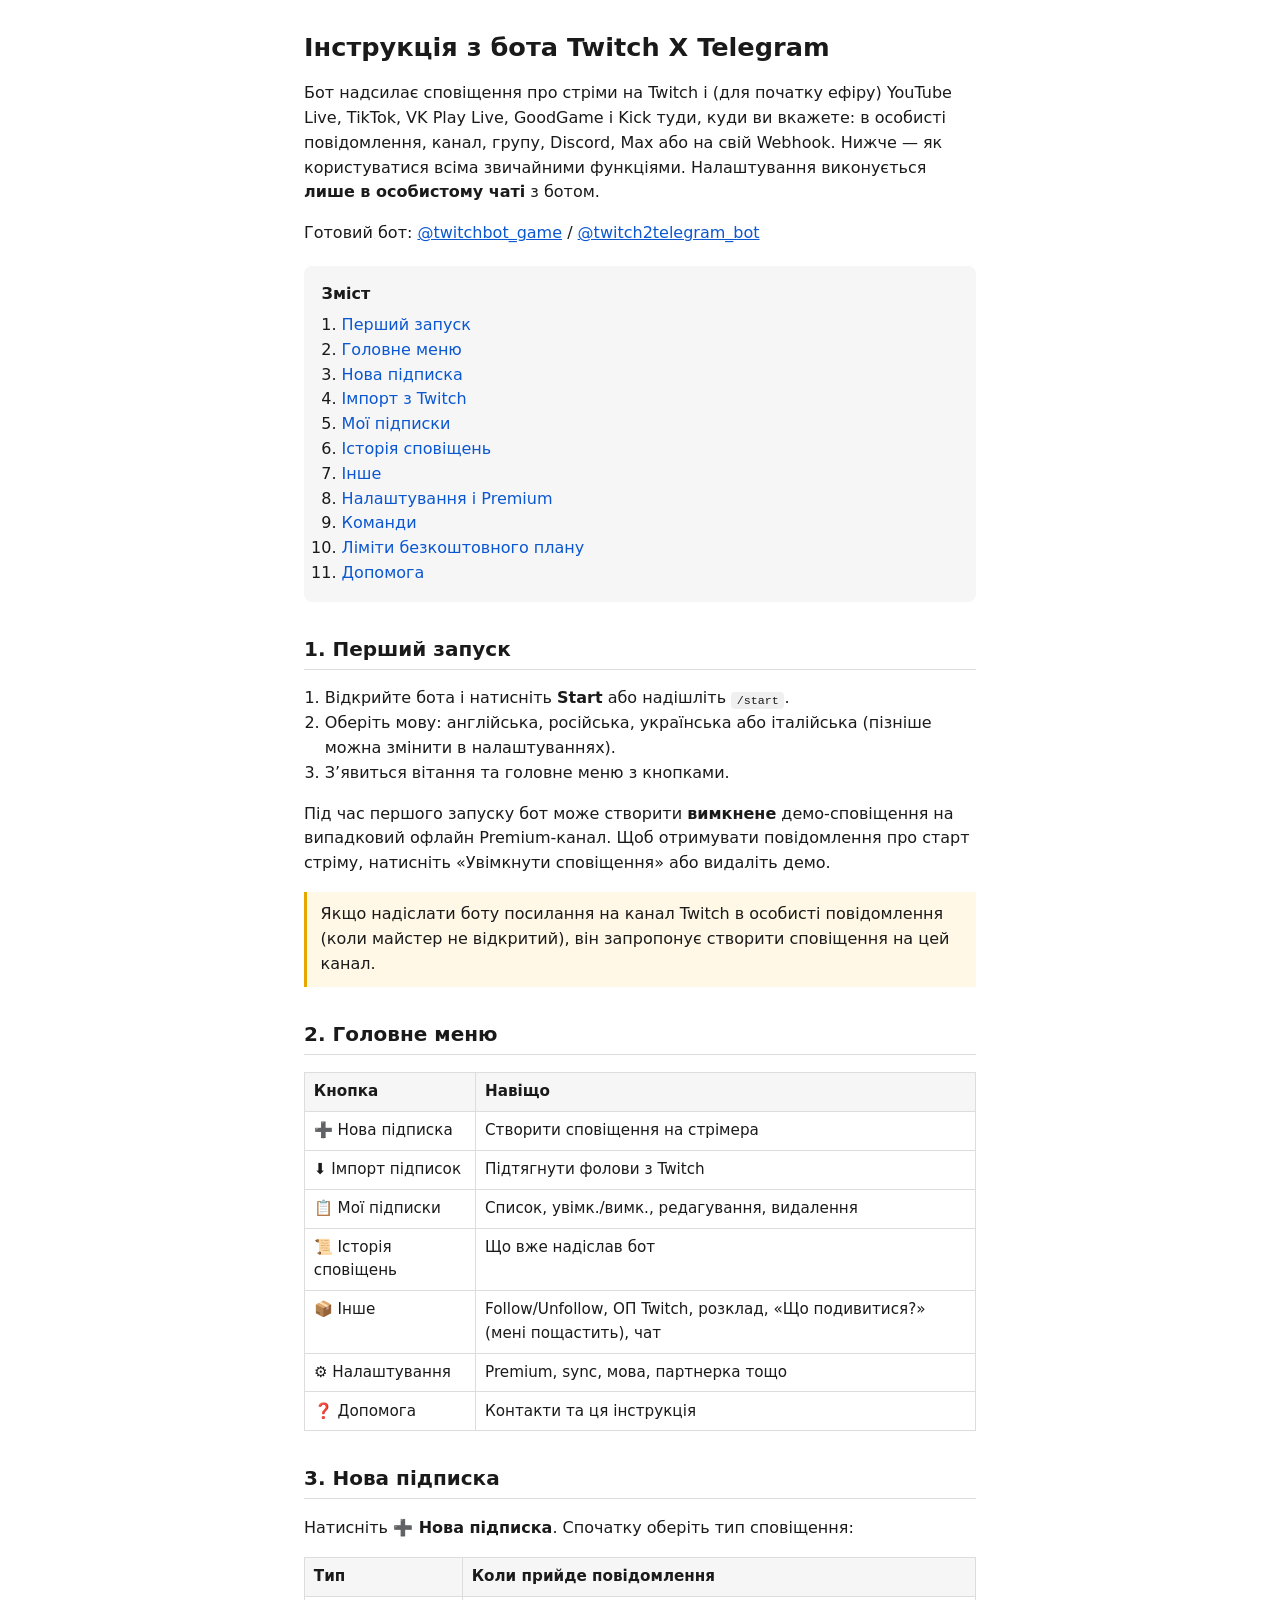
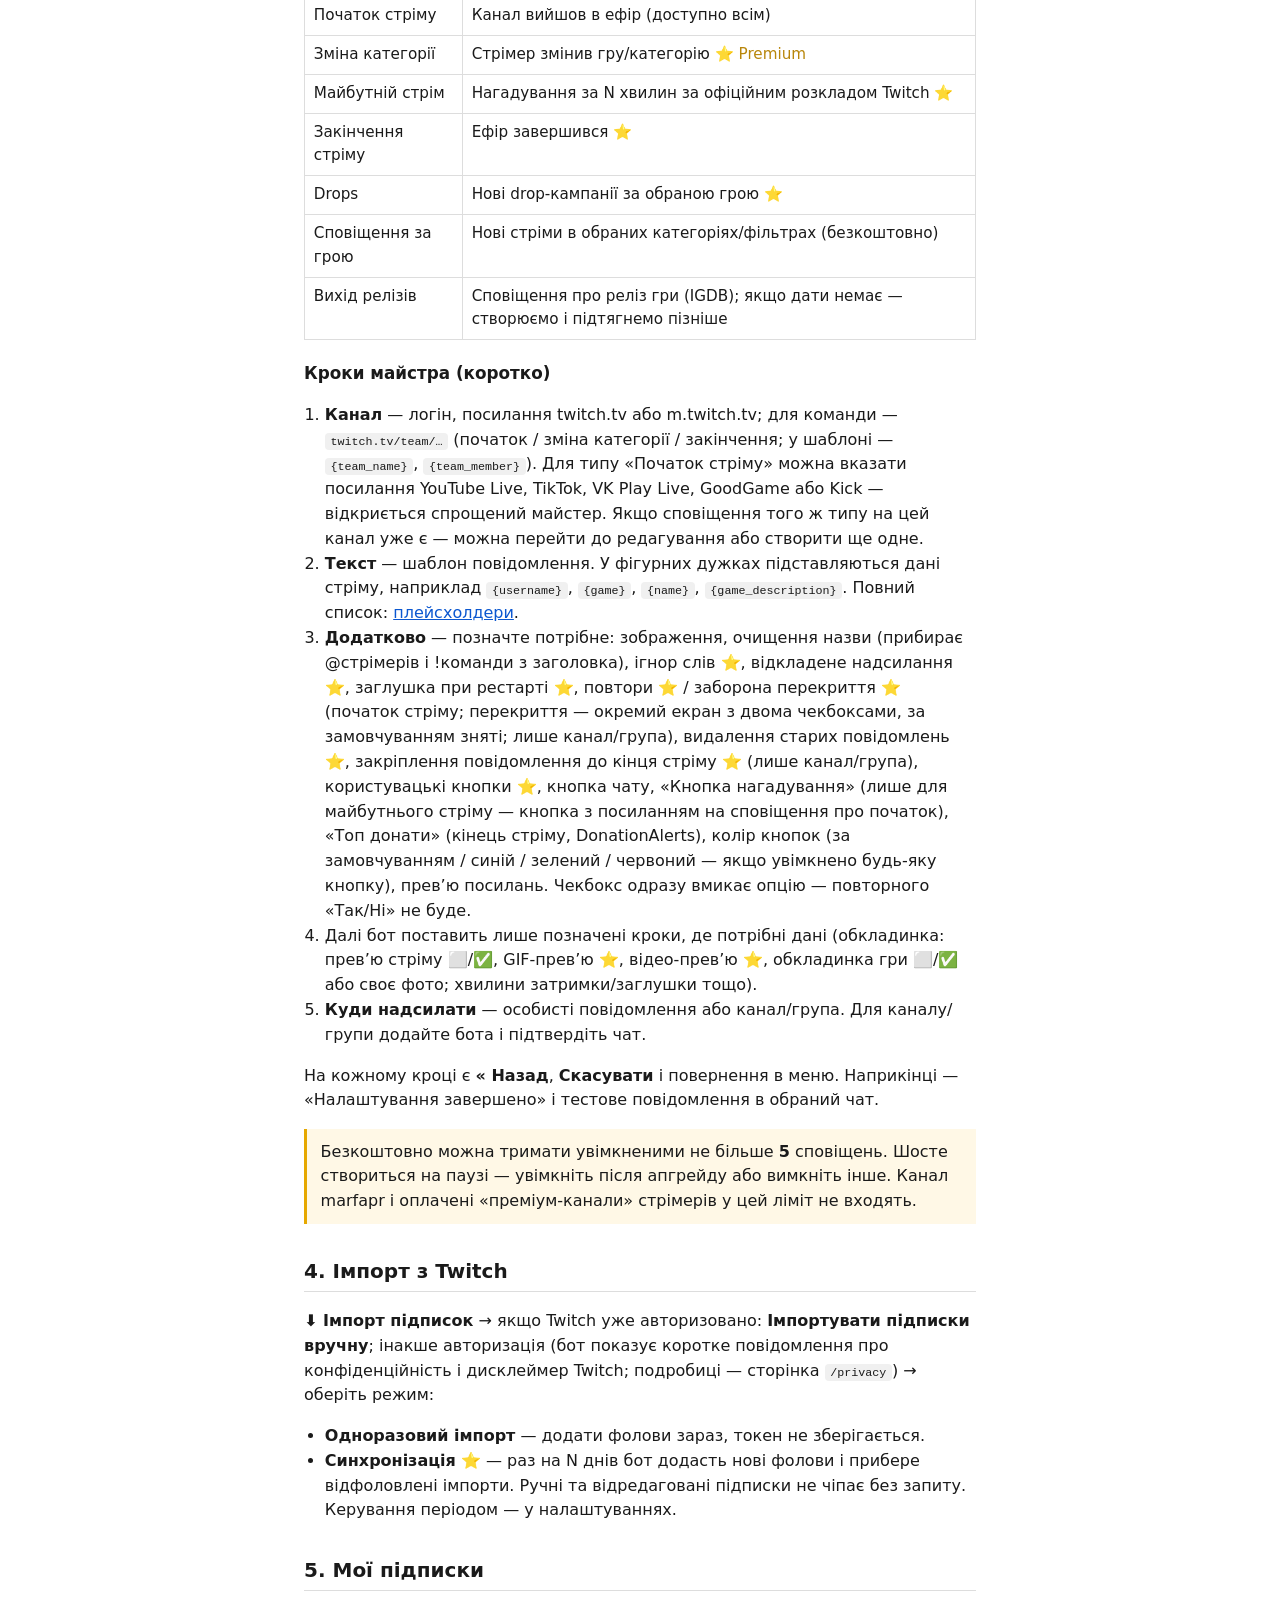
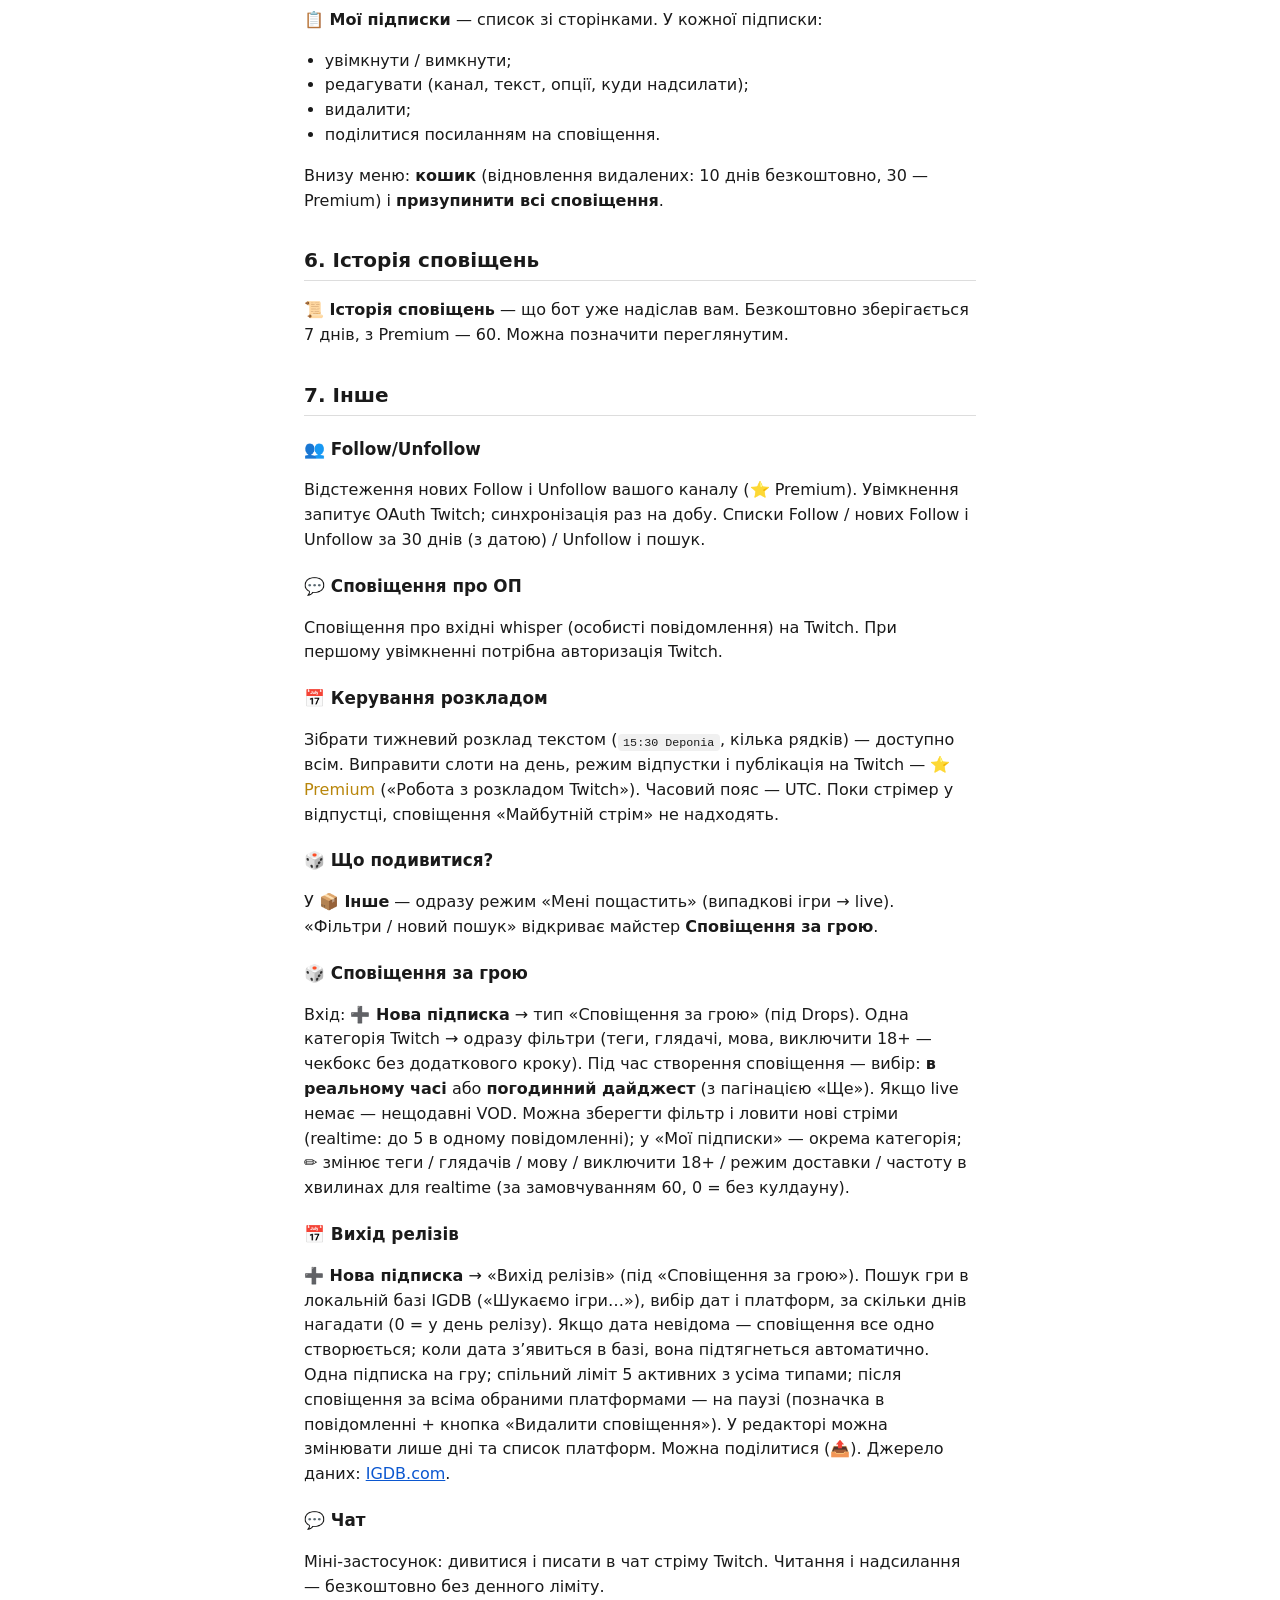
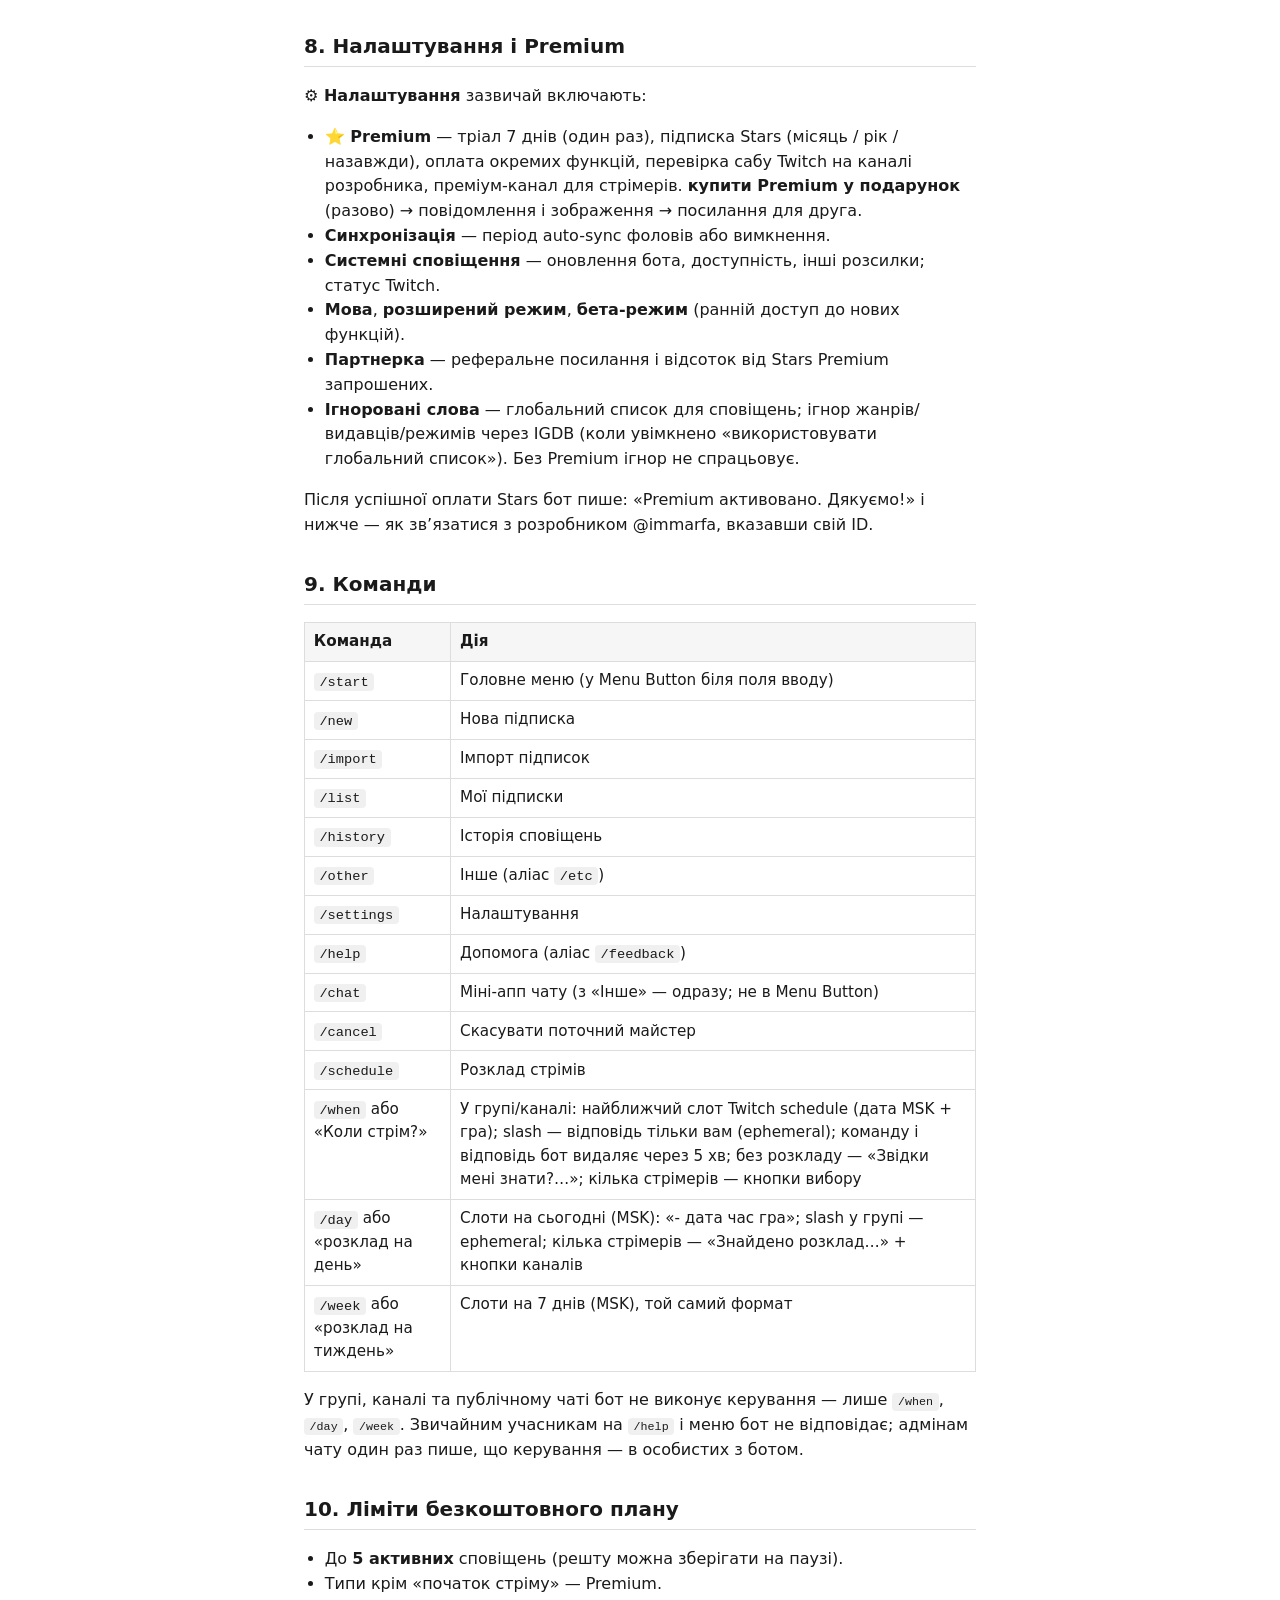
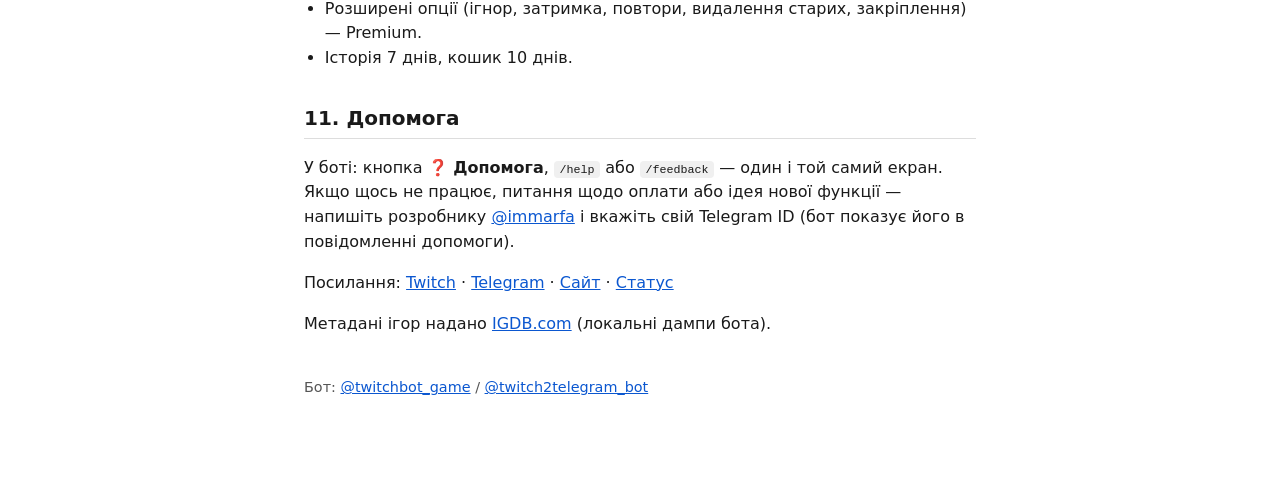
<file: webapp/guide/uk.html>
<!DOCTYPE html>
<html lang="uk">
<head>
 <meta charset="utf-8">
 <meta name="viewport" content="width=device-width, initial-scale=1">
 <title>Інструкція — Twitch X Telegram</title>
 <style>
 body { font-family: system-ui, -apple-system, sans-serif; max-width: 42rem; margin: 2rem auto; padding: 0 1rem 3rem; line-height: 1.55; color: #1a1a1a; }
 h1 { font-size: 1.6rem; line-height: 1.25; }
 h2 { font-size: 1.25rem; margin-top: 2rem; border-bottom: 1px solid #ddd; padding-bottom: 0.25rem; }
 h3 { font-size: 1.05rem; margin-top: 1.25rem; }
 nav { background: #f6f6f6; padding: 1rem 1.1rem; border-radius: 8px; margin: 1.25rem 0; }
 nav ol { margin: 0.4rem 0 0; padding-left: 1.25rem; }
 nav a { color: #0b57d0; text-decoration: none; }
 nav a:hover { text-decoration: underline; }
 table { border-collapse: collapse; width: 100%; margin: 0.75rem 0 1rem; font-size: 0.95rem; }
 th, td { border: 1px solid #ddd; padding: 0.45rem 0.55rem; text-align: left; vertical-align: top; }
 th { background: #f6f6f6; }
 code { background: #f0f0f0; padding: 0.1rem 0.35rem; border-radius: 4px; font-size: 0.9em; }
 ul, ol { padding-left: 1.3rem; }
.note { background: #fff8e6; border-left: 3px solid #e6a800; padding: 0.65rem 0.85rem; margin: 1rem 0; }
.star { color: #b8860b; }
 footer { margin-top: 2.5rem; font-size: 0.9rem; color: #555; }
 a { color: #0b57d0; }
 </style>
</head>
<body>
 <h1>Інструкція з бота Twitch X Telegram</h1>
 <p>Бот надсилає сповіщення про стріми на Twitch і (для початку ефіру) YouTube Live, TikTok, VK Play Live, GoodGame і Kick туди, куди ви вкажете: в особисті повідомлення, канал, групу, Discord, Max або на свій Webhook. Нижче — як користуватися всіма звичайними функціями. Налаштування виконується <strong>лише в особистому чаті</strong> з ботом.</p>
 <p>Готовий бот: <a href="https://t.me/twitchbot_game">@twitchbot_game</a> / <a href="https://t.me/twitch2telegram_bot">@twitch2telegram_bot</a></p>

 <nav aria-label="Зміст">
 <strong>Зміст</strong>
 <ol>
 <li><a href="#start">Перший запуск</a></li>
 <li><a href="#menu">Головне меню</a></li>
 <li><a href="#new">Нова підписка</a></li>
 <li><a href="#import">Імпорт з Twitch</a></li>
 <li><a href="#subs">Мої підписки</a></li>
 <li><a href="#history">Історія сповіщень</a></li>
 <li><a href="#other">Інше</a></li>
 <li><a href="#settings">Налаштування і Premium</a></li>
 <li><a href="#commands">Команди</a></li>
 <li><a href="#limits">Ліміти безкоштовного плану</a></li>
 <li><a href="#help">Допомога</a></li>
 </ol>
 </nav>

 <h2 id="start">1. Перший запуск</h2>
 <ol>
 <li>Відкрийте бота і натисніть <strong>Start</strong> або надішліть <code>/start</code>.</li>
 <li>Оберіть мову: англійська, російська, українська або італійська (пізніше можна змінити в налаштуваннях).</li>
 <li>З’явиться вітання та головне меню з кнопками.</li>
 </ol>
 <p>Під час першого запуску бот може створити <strong>вимкнене</strong> демо-сповіщення на випадковий офлайн Premium-канал. Щоб отримувати повідомлення про старт стріму, натисніть «Увімкнути сповіщення» або видаліть демо.</p>
 <div class="note">Якщо надіслати боту посилання на канал Twitch в особисті повідомлення (коли майстер не відкритий), він запропонує створити сповіщення на цей канал.</div>

 <h2 id="menu">2. Головне меню</h2>
 <table>
 <thead><tr><th>Кнопка</th><th>Навіщо</th></tr></thead>
 <tbody>
 <tr><td>➕ Нова підписка</td><td>Створити сповіщення на стрімера</td></tr>
 <tr><td>⬇️ Імпорт підписок</td><td>Підтягнути фолови з Twitch</td></tr>
 <tr><td>📋 Мої підписки</td><td>Список, увімк./вимк., редагування, видалення</td></tr>
 <tr><td>📜 Історія сповіщень</td><td>Що вже надіслав бот</td></tr>
 <tr><td>📦 Інше</td><td>Follow/Unfollow, ОП Twitch, розклад, «Що подивитися?» (мені пощастить), чат</td></tr>
 <tr><td>⚙️ Налаштування</td><td>Premium, sync, мова, партнерка тощо</td></tr>
 <tr><td>❓ Допомога</td><td>Контакти та ця інструкція</td></tr>
 </tbody>
 </table>

 <h2 id="new">3. Нова підписка</h2>
 <p>Натисніть <strong>➕ Нова підписка</strong>. Спочатку оберіть тип сповіщення:</p>
 <table>
 <thead><tr><th>Тип</th><th>Коли прийде повідомлення</th></tr></thead>
 <tbody>
 <tr><td>Початок стріму</td><td>Канал вийшов в ефір (доступно всім)</td></tr>
 <tr><td>Зміна категорії</td><td>Стрімер змінив гру/категорію <span class="star">⭐ Premium</span></td></tr>
 <tr><td>Майбутній стрім</td><td>Нагадування за N хвилин за офіційним розкладом Twitch <span class="star">⭐</span></td></tr>
 <tr><td>Закінчення стріму</td><td>Ефір завершився <span class="star">⭐</span></td></tr>
 <tr><td>Drops</td><td>Нові drop-кампанії за обраною грою <span class="star">⭐</span></td></tr>
 <tr><td>Сповіщення за грою</td><td>Нові стріми в обраних категоріях/фільтрах (безкоштовно)</td></tr>
 <tr><td>Вихід релізів</td><td>Сповіщення про реліз гри (IGDB); якщо дати немає — створюємо і підтягнемо пізніше</td></tr>
 </tbody>
 </table>

 <h3>Кроки майстра (коротко)</h3>
 <ol>
 <li><strong>Канал</strong> — логін, посилання twitch.tv або m.twitch.tv; для команди — <code>twitch.tv/team/…</code> (початок / зміна категорії / закінчення; у шаблоні — <code>{team_name}</code>, <code>{team_member}</code>). Для типу «Початок стріму» можна вказати посилання YouTube Live, TikTok, VK Play Live, GoodGame або Kick — відкриється спрощений майстер. Якщо сповіщення того ж типу на цей канал уже є — можна перейти до редагування або створити ще одне.</li>
 <li><strong>Текст</strong> — шаблон повідомлення. У фігурних дужках підставляються дані стріму, наприклад <code>{username}</code>, <code>{game}</code>, <code>{name}</code>, <code>{game_description}</code>. Повний список: <a href="/placeholders?lang=uk">плейсхолдери</a>.</li>
 <li><strong>Додатково</strong> — позначте потрібне: зображення, очищення назви (прибирає @стрімерів і !команди з заголовка), ігнор слів ⭐, відкладене надсилання ⭐, заглушка при рестарті ⭐, повтори ⭐ / заборона перекриття ⭐ (початок стріму; перекриття — окремий екран з двома чекбоксами, за замовчуванням зняті; лише канал/група), видалення старих повідомлень ⭐, закріплення повідомлення до кінця стріму ⭐ (лише канал/група), користувацькі кнопки ⭐, кнопка чату, «Кнопка нагадування» (лише для майбутнього стріму — кнопка з посиланням на сповіщення про початок), «Топ донати» (кінець стріму, DonationAlerts), колір кнопок (за замовчуванням / синій / зелений / червоний — якщо увімкнено будь-яку кнопку), прев’ю посилань. Чекбокс одразу вмикає опцію — повторного «Так/Ні» не буде.</li>
 <li>Далі бот поставить лише позначені кроки, де потрібні дані (обкладинка: прев’ю стріму ⬜️/✅, GIF-прев’ю ⭐, відео-прев’ю ⭐, обкладинка гри ⬜️/✅ або своє фото; хвилини затримки/заглушки тощо).</li>
 <li><strong>Куди надсилати</strong> — особисті повідомлення або канал/група. Для каналу/групи додайте бота і підтвердіть чат.</li>
 </ol>
 <p>На кожному кроці є <strong>« Назад</strong>, <strong>Скасувати</strong> і повернення в меню. Наприкінці — «Налаштування завершено» і тестове повідомлення в обраний чат.</p>
 <div class="note">Безкоштовно можна тримати увімкненими не більше <strong>5</strong> сповіщень. Шосте створиться на паузі — увімкніть після апгрейду або вимкніть інше. Канал marfapr і оплачені «преміум-канали» стрімерів у цей ліміт не входять.</div>

 <h2 id="import">4. Імпорт з Twitch</h2>
 <p><strong>⬇️ Імпорт підписок</strong> → якщо Twitch уже авторизовано: <strong>Імпортувати підписки вручну</strong>; інакше авторизація (бот показує коротке повідомлення про конфіденційність і дисклеймер Twitch; подробиці — сторінка <code>/privacy</code>) → оберіть режим:</p>
 <ul>
 <li><strong>Одноразовий імпорт</strong> — додати фолови зараз, токен не зберігається.</li>
 <li><strong>Синхронізація</strong> <span class="star">⭐</span> — раз на N днів бот додасть нові фолови і прибере відфоловлені імпорти. Ручні та відредаговані підписки не чіпає без запиту. Керування періодом — у налаштуваннях.</li>
 </ul>

 <h2 id="subs">5. Мої підписки</h2>
 <p><strong>📋 Мої підписки</strong> — список зі сторінками. У кожної підписки:</p>
 <ul>
 <li>увімкнути / вимкнути;</li>
 <li>редагувати (канал, текст, опції, куди надсилати);</li>
 <li>видалити;</li>
 <li>поділитися посиланням на сповіщення.</li>
 </ul>
 <p>Внизу меню: <strong>кошик</strong> (відновлення видалених: 10 днів безкоштовно, 30 — Premium) і <strong>призупинити всі сповіщення</strong>.</p>

 <h2 id="history">6. Історія сповіщень</h2>
 <p><strong>📜 Історія сповіщень</strong> — що бот уже надіслав вам. Безкоштовно зберігається 7 днів, з Premium — 60. Можна позначити переглянутим.</p>

 <h2 id="other">7. Інше</h2>
 <h3>👥 Follow/Unfollow</h3>
 <p>Відстеження нових Follow і Unfollow вашого каналу (⭐ Premium). Увімкнення запитує OAuth Twitch; синхронізація раз на добу. Списки Follow / нових Follow і Unfollow за 30 днів (з датою) / Unfollow і пошук.</p>

 <h3>💬 Сповіщення про ОП</h3>
 <p>Сповіщення про вхідні whisper (особисті повідомлення) на Twitch. При першому увімкненні потрібна авторизація Twitch.</p>

 <h3 id="schedule">📅 Керування розкладом</h3>
 <p>Зібрати тижневий розклад текстом (<code>15:30 Deponia</code>, кілька рядків) — доступно всім. Виправити слоти на день, режим відпустки і публікація на Twitch — <span class="star">⭐ Premium</span> («Робота з розкладом Twitch»). Часовий пояс — UTC. Поки стрімер у відпустці, сповіщення «Майбутній стрім» не надходять.</p>

 <h3>🎲 Що подивитися?</h3>
 <p>У <strong>📦 Інше</strong> — одразу режим «Мені пощастить» (випадкові ігри → live). «Фільтри / новий пошук» відкриває майстер <strong>Сповіщення за грою</strong>.</p>

 <h3>🎲 Сповіщення за грою</h3>
 <p>Вхід: <strong>➕ Нова підписка</strong> → тип «Сповіщення за грою» (під Drops). Одна категорія Twitch → одразу фільтри (теги, глядачі, мова, виключити 18+ — чекбокс без додаткового кроку). Під час створення сповіщення — вибір: <strong>в реальному часі</strong> або <strong>погодинний дайджест</strong> (з пагінацією «Ще»). Якщо live немає — нещодавні VOD. Можна зберегти фільтр і ловити нові стріми (realtime: до 5 в одному повідомленні); у «Мої підписки» — окрема категорія; <strong>✏️</strong> змінює теги / глядачів / мову / виключити 18+ / режим доставки / частоту в хвилинах для realtime (за замовчуванням 60, 0 = без кулдауну).</p>

 <h3>📅 Вихід релізів</h3>
 <p><strong>➕ Нова підписка</strong> → «Вихід релізів» (під «Сповіщення за грою»). Пошук гри в локальній базі IGDB («Шукаємо ігри…»), вибір дат і платформ, за скільки днів нагадати (0 = у день релізу). Якщо дата невідома — сповіщення все одно створюється; коли дата з’явиться в базі, вона підтягнеться автоматично. Одна підписка на гру; спільний ліміт 5 активних з усіма типами; після сповіщення за всіма обраними платформами — на паузі (позначка в повідомленні + кнопка «Видалити сповіщення»). У редакторі можна змінювати лише дні та список платформ. Можна поділитися (📤). Джерело даних: <a href="https://www.igdb.com">IGDB.com</a>.</p>

 <h3 id="chat">💬 Чат</h3>
 <p>Міні-застосунок: дивитися і писати в чат стріму Twitch. Читання і надсилання — безкоштовно без денного ліміту.</p>

 <h2 id="settings">8. Налаштування і Premium</h2>
 <p><strong>⚙️ Налаштування</strong> зазвичай включають:</p>
 <ul>
 <li><strong>⭐ Premium</strong> — тріал 7 днів (один раз), підписка Stars (місяць / рік / назавжди), оплата окремих функцій, перевірка сабу Twitch на каналі розробника, преміум-канал для стрімерів. <strong>купити Premium у подарунок</strong> (разово) → повідомлення і зображення → посилання для друга.</li>
 <li><strong>Синхронізація</strong> — період auto-sync фоловів або вимкнення.</li>
 <li><strong>Системні сповіщення</strong> — оновлення бота, доступність, інші розсилки; статус Twitch.</li>
 <li><strong>Мова</strong>, <strong>розширений режим</strong>, <strong>бета-режим</strong> (ранній доступ до нових функцій).</li>
 <li><strong>Партнерка</strong> — реферальне посилання і відсоток від Stars Premium запрошених.</li>
 <li><strong>Ігноровані слова</strong> — глобальний список для сповіщень; ігнор жанрів/видавців/режимів через IGDB (коли увімкнено «використовувати глобальний список»). Без Premium ігнор не спрацьовує.</li>
 </ul>
 <p>Після успішної оплати Stars бот пише: «Premium активовано. Дякуємо!» і нижче — як зв’язатися з розробником @immarfa, вказавши свій ID.</p>

 <h2 id="commands">9. Команди</h2>
 <table>
 <thead><tr><th>Команда</th><th>Дія</th></tr></thead>
 <tbody>
 <tr><td><code>/start</code></td><td>Головне меню (у Menu Button біля поля вводу)</td></tr>
 <tr><td><code>/new</code></td><td>Нова підписка</td></tr>
 <tr><td><code>/import</code></td><td>Імпорт підписок</td></tr>
 <tr><td><code>/list</code></td><td>Мої підписки</td></tr>
 <tr><td><code>/history</code></td><td>Історія сповіщень</td></tr>
 <tr><td><code>/other</code></td><td>Інше (аліас <code>/etc</code>)</td></tr>
 <tr><td><code>/settings</code></td><td>Налаштування</td></tr>
 <tr><td><code>/help</code></td><td>Допомога (аліас <code>/feedback</code>)</td></tr>
 <tr><td><code>/chat</code></td><td>Міні-апп чату (з «Інше» — одразу; не в Menu Button)</td></tr>
 <tr><td><code>/cancel</code></td><td>Скасувати поточний майстер</td></tr>
 <tr><td><code>/schedule</code></td><td>Розклад стрімів</td></tr>
 <tr><td><code>/when</code> або «Коли стрім?»</td><td>У групі/каналі: найближчий слот Twitch schedule (дата MSK + гра); slash — відповідь тільки вам (ephemeral); команду і відповідь бот видаляє через 5 хв; без розкладу — «Звідки мені знати?…»; кілька стрімерів — кнопки вибору</td></tr>
 <tr><td><code>/day</code> або «розклад на день»</td><td>Слоти на сьогодні (MSK): «- дата час гра»; slash у групі — ephemeral; кілька стрімерів — «Знайдено розклад…» + кнопки каналів</td></tr>
 <tr><td><code>/week</code> або «розклад на тиждень»</td><td>Слоти на 7 днів (MSK), той самий формат</td></tr>
 </tbody>
 </table>
 <p>У групі, каналі та публічному чаті бот не виконує керування — лише <code>/when</code>, <code>/day</code>, <code>/week</code>. Звичайним учасникам на <code>/help</code> і меню бот не відповідає; адмінам чату один раз пише, що керування — в особистих з ботом.</p>

 <h2 id="limits">10. Ліміти безкоштовного плану</h2>
 <ul>
 <li>До <strong>5 активних</strong> сповіщень (решту можна зберігати на паузі).</li>
 <li>Типи крім «початок стріму» — Premium.</li>
 <li>Розширені опції (ігнор, затримка, повтори, видалення старих, закріплення) — Premium.</li>
 <li>Історія 7 днів, кошик 10 днів.</li>
 </ul>

 <h2 id="help">11. Допомога</h2>
 <p>У боті: кнопка <strong>❓ Допомога</strong>, <code>/help</code> або <code>/feedback</code> — один і той самий екран. Якщо щось не працює, питання щодо оплати або ідея нової функції — напишіть розробнику <a href="https://t.me/immarfa">@immarfa</a> і вкажіть свій Telegram ID (бот показує його в повідомленні допомоги).</p>
 <p>Посилання: <a href="https://www.twitch.tv/marfapr">Twitch</a> · <a href="https://t.me/themarfa">Telegram</a> · <a href="https://blog.themarfa.name/">Сайт</a> · <a href="https://pingzen.dev/status/twitchbot">Статус</a></p>
 <p>Метадані ігор надано <a href="https://www.igdb.com">IGDB.com</a> (локальні дампи бота).</p>

 <footer>
 Бот: <a href="https://t.me/twitchbot_game">@twitchbot_game</a> / <a href="https://t.me/twitch2telegram_bot">@twitch2telegram_bot</a>
 </footer>
</body>
</html>
</file>
